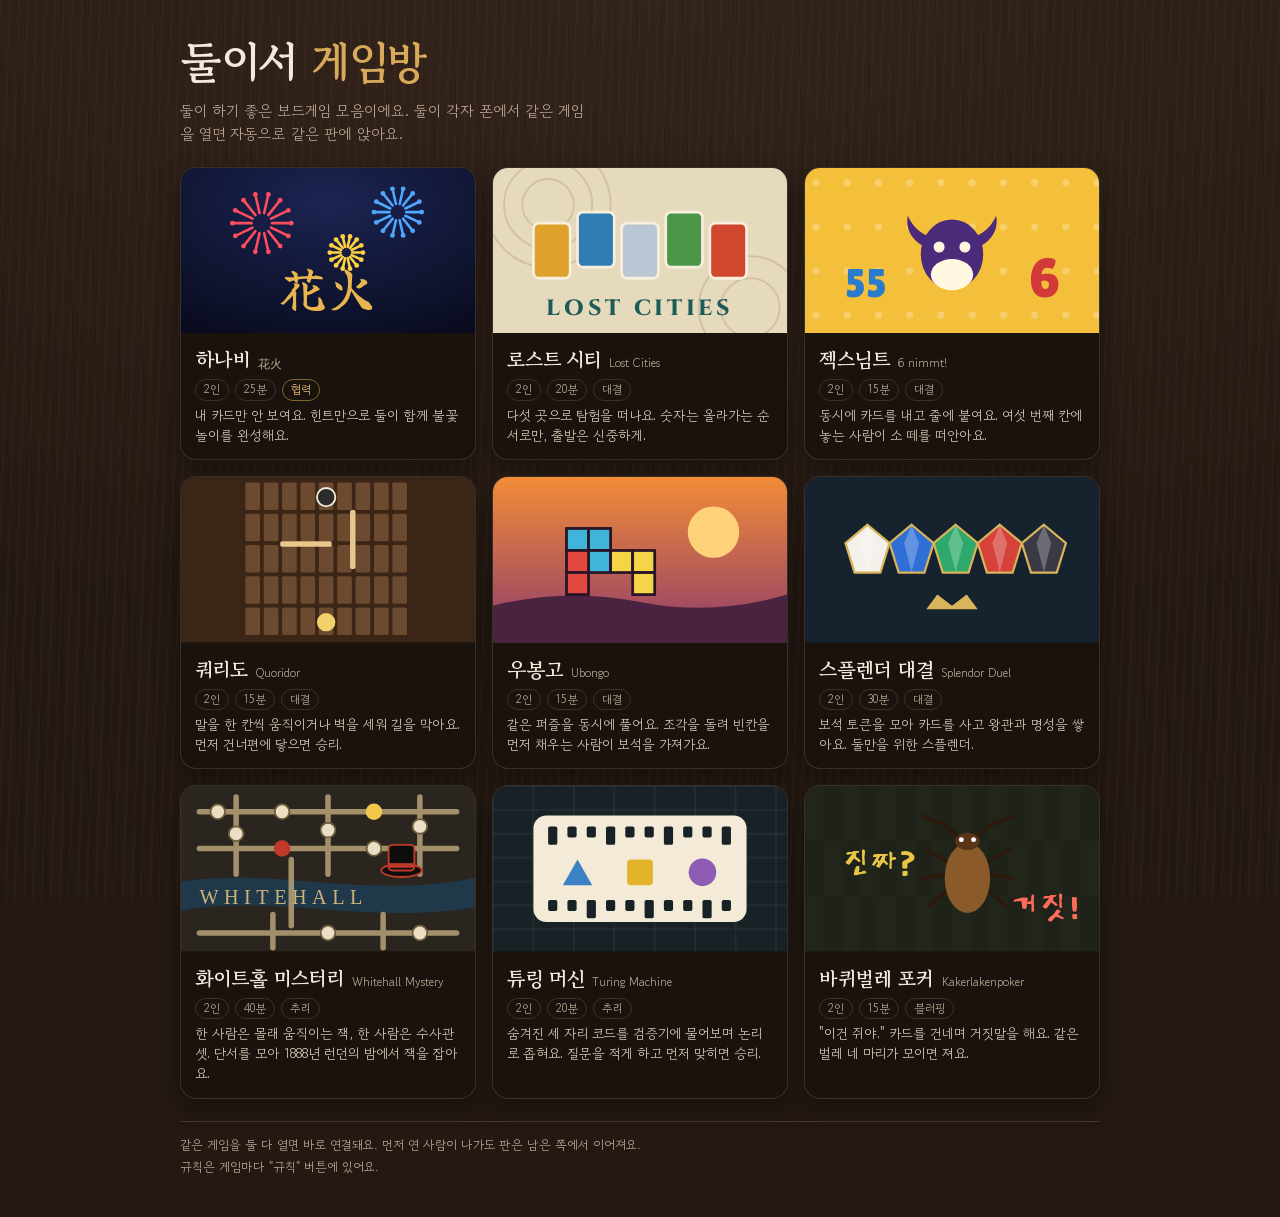
<file: index.html>
<!doctype html>
<html lang="ko">
<head>
<meta charset="utf-8">
<meta name="viewport" content="width=device-width,initial-scale=1,viewport-fit=cover">
<title>둘이서 게임방</title>
<script>
  // 예전 하나비 초대 링크(…/SW3/?r=코드)는 하나비로 보낸다
  (function () { var r = new URLSearchParams(location.search).get("r"); if (r) location.replace("hanabi/?r=" + encodeURIComponent(r)); })();
</script>
<link rel="preconnect" href="https://fonts.googleapis.com">
<link rel="preconnect" href="https://fonts.gstatic.com" crossorigin>
<link rel="stylesheet" href="https://fonts.googleapis.com/css2?family=Gowun+Batang:wght@400;700&family=Gowun+Dodum&family=Yuji+Syuku&family=Cinzel:wght@800&family=Lilita+One&family=Jua&family=Dokdo&family=IM+Fell+English+SC&display=swap">
<style>
/* Layout: a game shelf on a walnut table — each tile is a little box lid in that game's own colors. */
:root {
  color-scheme: dark;
  --wood: #241912;
  --wood-2: #33241a;
  --ink: #f3eadc;
  --muted: #b9a893;
  --line: rgba(243, 234, 220, .14);
  --brass: #d9a95b;
  --f-head: "Gowun Batang", "Nanum Myeongjo", serif;
  --f-body: "Gowun Dodum", "Apple SD Gothic Neo", "Malgun Gothic", sans-serif;
}
html, body { min-height: 100%; }
body {
  margin: 0; color: var(--ink); font-family: var(--f-body); font-size: 15px; line-height: 1.5;
  background-color: var(--wood);
  background-image:
    repeating-linear-gradient(92deg, rgba(255, 255, 255, .018) 0 2px, transparent 2px 9px),
    repeating-linear-gradient(88deg, rgba(0, 0, 0, .12) 0 1px, transparent 1px 23px),
    radial-gradient(120% 70% at 50% 0%, var(--wood-2), var(--wood));
  background-attachment: fixed;
}
.wrap { max-width: 920px; margin: 0 auto; padding-inline: 16px; padding-block: 28px 40px; display: flex; flex-direction: column; gap: 22px; }
header { display: flex; flex-direction: column; gap: 6px; }
h1 { margin: 0; font-family: var(--f-head); font-weight: 700; font-size: clamp(30px, 7vw, 44px); letter-spacing: -.01em; text-wrap: balance; }
h1 span { color: var(--brass); }
header p { margin: 0; color: var(--muted); max-width: 46ch; }
.shelf { display: grid; grid-template-columns: repeat(auto-fill, minmax(260px, 1fr)); gap: 16px; }
.tile { display: flex; flex-direction: column; border-radius: 16px; overflow: hidden; text-decoration: none; color: var(--ink); background: #1a120d; border: 1px solid var(--line); box-shadow: 0 10px 24px rgba(0, 0, 0, .35); transition: transform .18s ease, box-shadow .18s ease; min-width: 0; }
a.tile:hover, a.tile:focus-visible { transform: translateY(-4px); box-shadow: 0 16px 30px rgba(0, 0, 0, .45); }
a.tile:focus-visible { outline: 2px solid var(--brass); outline-offset: 3px; }
.lid { position: relative; aspect-ratio: 16 / 9; display: grid; place-items: center; overflow: hidden; }
.lid svg { width: 100%; height: 100%; display: block; }
.body { padding: 12px 14px 14px; display: flex; flex-direction: column; gap: 4px; }
.name { font-family: var(--f-head); font-size: 20px; font-weight: 700; display: flex; align-items: baseline; gap: 8px; }
.name small { font-family: var(--f-body); font-size: 12px; font-weight: 400; color: var(--muted); }
.meta { display: flex; gap: 6px; flex-wrap: wrap; }
.chip { font-size: 11.5px; padding: 1px 8px; border-radius: 999px; border: 1px solid var(--line); color: var(--muted); }
.chip.coop { border-color: rgba(233, 181, 79, .5); color: #e9c27a; }
.desc { margin: 0; font-size: 13.5px; color: #d8cbb8; }
.tile.soon { opacity: .55; }
.tile.soon .lid::after { content: "곧 열려요"; position: absolute; right: 10px; top: 10px; font-size: 12px; padding: 2px 10px; border-radius: 999px; background: rgba(0, 0, 0, .55); border: 1px solid var(--line); }
footer { color: var(--muted); font-size: 12.5px; display: flex; flex-direction: column; gap: 4px; border-top: 1px solid var(--line); padding-top: 14px; }
footer b { color: var(--ink); font-weight: 400; }
@media (prefers-reduced-motion: reduce) { .tile { transition: none; } }
</style>
</head>
<body>
<div class="wrap">
  <header>
    <h1>둘이서 <span>게임방</span></h1>
    <p>둘이 하기 좋은 보드게임 모음이에요. 둘이 각자 폰에서 같은 게임을 열면 자동으로 같은 판에 앉아요.</p>
  </header>
  <main class="shelf" id="shelf"></main>
  <footer>
    <span>같은 게임을 둘 다 열면 바로 연결돼요. 먼저 연 사람이 나가도 판은 남은 쪽에서 이어져요.</span>
    <span>규칙은 게임마다 "규칙" 버튼에 있어요.</span>
  </footer>
</div>
<script>
const GAMES = [
  { href: "hanabi/", name: "하나비", sub: "花火", time: "25분", kind: "협력", coop: true,
    desc: "내 카드만 안 보여요. 힌트만으로 둘이 함께 불꽃놀이를 완성해요.",
    lid: `<svg viewBox="0 0 160 90"><defs><radialGradient id="hn" cx="50%" cy="20%" r="90%"><stop offset="0" stop-color="#1c2452"/><stop offset="1" stop-color="#090c1f"/></radialGradient></defs><rect width="160" height="90" fill="url(#hn)"/>${burst(44, 30, 16, "#ff4d5e")}${burst(118, 24, 13, "#4fa6ff")}${burst(90, 46, 9, "#ffd23f")}<text x="80" y="76" text-anchor="middle" font-family="Yuji Syuku, serif" font-size="26" fill="#e9b54f">花火</text></svg>` },
  { href: "lostcities/", name: "로스트 시티", sub: "Lost Cities", time: "20분", kind: "대결",
    desc: "다섯 곳으로 탐험을 떠나요. 숫자는 올라가는 순서로만, 출발은 신중하게.",
    lid: `<svg viewBox="0 0 160 90"><rect width="160" height="90" fill="#e6dabd"/><g fill="none" stroke="rgba(110,78,34,.18)"><circle cx="30" cy="20" r="14"/><circle cx="30" cy="20" r="24"/><circle cx="30" cy="20" r="34"/><circle cx="140" cy="76" r="16"/><circle cx="140" cy="76" r="28"/></g>${["#e0a12c","#2f7db3","#b9c7d4","#4c9647","#d0472e"].map((c, i) => `<rect x="${22 + i * 24}" y="${30 - (i % 2) * 6}" width="20" height="30" rx="3" fill="${c}" stroke="#f6efdd" stroke-width="1.5"/>`).join("")}<text x="80" y="80" text-anchor="middle" font-family="Cinzel, serif" font-weight="800" font-size="12" letter-spacing="2" fill="#1e5a57">LOST CITIES</text></svg>` },
  { href: "6nimmt/", name: "젝스님트", sub: "6 nimmt!", time: "15분", kind: "대결",
    desc: "동시에 카드를 내고 줄에 붙여요. 여섯 번째 칸에 놓는 사람이 소 떼를 떠안아요.",
    lid: `<svg viewBox="0 0 160 90"><rect width="160" height="90" fill="#f4bf3a"/><g opacity=".25" fill="#fff">${Array.from({ length: 40 }, (_, i) => `<circle cx="${(i % 10) * 17 + 6}" cy="${Math.floor(i / 10) * 24 + 8}" r="2"/>`).join("")}</g><path fill="#4b2a7a" d="M56 26c4 9 11 12 17 12l-3 6c-9-1-16-9-14-18zm48 0c-4 9-11 12-17 12l3 6c9-1 16-9 14-18z"/><ellipse cx="80" cy="47" rx="17" ry="19" fill="#4b2a7a"/><ellipse cx="80" cy="58" rx="11.5" ry="8.5" fill="#fff7df"/><circle cx="73" cy="43" r="3" fill="#fff7df"/><circle cx="87" cy="43" r="3" fill="#fff7df"/><text x="122" y="70" font-family="Lilita One, sans-serif" font-size="30" fill="#d23a3a">6</text><text x="22" y="70" font-family="Lilita One, sans-serif" font-size="22" fill="#2b7bcc">55</text></svg>` },
  { href: "quoridor/", name: "쿼리도", sub: "Quoridor", time: "15분", kind: "대결",
    desc: "말을 한 칸씩 움직이거나 벽을 세워 길을 막아요. 먼저 건너편에 닿으면 승리.",
    lid: `<svg viewBox="0 0 160 90"><rect width="160" height="90" fill="#3a2516"/>${Array.from({ length: 45 }, (_, i) => `<rect x="${35 + (i % 9) * 10}" y="${3 + Math.floor(i / 9) * 17}" width="8" height="15" rx="1" fill="#6b4a2f"/>`).join("")}<rect x="54" y="35" width="28" height="3" rx="1" fill="#e8c88f"/><rect x="92" y="18" width="3" height="32" rx="1" fill="#e8c88f"/><circle cx="79" cy="79" r="5" fill="#f2d16b"/><circle cx="79" cy="11" r="5" fill="#2b2b2b" stroke="#f3eadc"/></svg>` },
  { href: "ubongo/", name: "우봉고", sub: "Ubongo", time: "15분", kind: "대결",
    desc: "같은 퍼즐을 동시에 풀어요. 조각을 돌려 빈칸을 먼저 채우는 사람이 보석을 가져가요.",
    lid: `<svg viewBox="0 0 160 90"><defs><linearGradient id="ub" x1="0" y1="0" x2="0" y2="1"><stop offset="0" stop-color="#f28c38"/><stop offset="1" stop-color="#8e3b6b"/></linearGradient></defs><rect width="160" height="90" fill="url(#ub)"/><circle cx="120" cy="30" r="14" fill="#ffd27a"/><path d="M0 70 Q40 60 80 68 T160 64 V90 H0Z" fill="#4a2340"/><g stroke="#2a1426" stroke-width="1.5"><rect x="40" y="28" width="12" height="12" fill="#3fb6d9"/><rect x="52" y="28" width="12" height="12" fill="#3fb6d9"/><rect x="52" y="40" width="12" height="12" fill="#3fb6d9"/><rect x="64" y="40" width="12" height="12" fill="#f5d547"/><rect x="76" y="40" width="12" height="12" fill="#f5d547"/><rect x="76" y="52" width="12" height="12" fill="#f5d547"/><rect x="40" y="40" width="12" height="12" fill="#e2483d"/><rect x="40" y="52" width="12" height="12" fill="#e2483d"/></g></svg>` },
  { href: "splendor-duel/", name: "스플렌더 대결", sub: "Splendor Duel", time: "30분", kind: "대결",
    desc: "보석 토큰을 모아 카드를 사고 왕관과 명성을 쌓아요. 둘만을 위한 스플렌더.",
    lid: `<svg viewBox="0 0 160 90"><rect width="160" height="90" fill="#16222e"/>${[["#f4f1ea", 34], ["#2f6fd6", 58], ["#2fa86b", 82], ["#d6413a", 106], ["#3a3a46", 130]].map(([c, x]) => `<g transform="translate(${x} 40)"><path d="M0 -14 L12 -4 L7 12 L-7 12 L-12 -4Z" fill="${c}" stroke="#d9b45a" stroke-width="1.2"/><path d="M0 -14 L4 -4 L0 12 L-4 -4Z" fill="#fff" opacity=".25"/></g>`).join("")}<path d="M66 72 L72 64 L80 70 L88 64 L94 72 Z" fill="#d9b45a"/></svg>` },
  { href: "whitehall/", name: "화이트홀 미스터리", sub: "Whitehall Mystery", time: "40분", kind: "추리",
    desc: "한 사람은 몰래 움직이는 잭, 한 사람은 수사관 셋. 단서를 모아 1888년 런던의 밤에서 잭을 잡아요.",
    lid: `<svg viewBox="0 0 160 90"><rect width="160" height="90" fill="#2b261f"/><path d="M0 52 C 50 44, 100 62, 160 50 L160 66 C 100 76, 50 58, 0 68Z" fill="#203a4b"/><g stroke="#b9a479" stroke-width="3" stroke-linecap="round" opacity=".85"><path d="M10 14 H150 M10 34 H150 M10 80 H150 M30 6 V48 M80 6 V48 M130 6 V48 M50 70 V88 M110 70 V88 M60 40 V76"/></g><g fill="#eadfc4" stroke="#6d5d3f">${[[20, 14], [55, 14], [105, 34], [30, 26], [80, 24], [130, 22], [80, 80], [130, 80]].map(([x, y]) => `<circle cx="${x}" cy="${y}" r="4"/>`).join("")}</g><circle cx="55" cy="34" r="4.5" fill="#c0392b"/><circle cx="105" cy="14" r="4.5" fill="#f2c84b"/><g transform="translate(120 40)"><ellipse cx="0" cy="6" rx="11" ry="3.5" fill="#0d0d0d" stroke="#c0392b"/><rect x="-7" y="-8" width="14" height="14" rx="2" fill="#0d0d0d" stroke="#c0392b"/><rect x="-7" y="2" width="14" height="2.5" fill="#c0392b"/></g><text x="10" y="64" font-family="IM Fell English SC, serif" font-size="11" letter-spacing="3" fill="#cdb27a">WHITEHALL</text></svg>` },
  { href: "turing/", name: "튜링 머신", sub: "Turing Machine", time: "20분", kind: "추리",
    desc: "숨겨진 세 자리 코드를 검증기에 물어보며 논리로 좁혀요. 질문을 적게 하고 먼저 맞히면 승리.",
    lid: `<svg viewBox="0 0 160 90"><rect width="160" height="90" fill="#182126"/><g stroke="rgba(255,255,255,.05)">${Array.from({ length: 8 }, (_, i) => `<path d="M${i * 22} 0 V90 M0 ${i * 13} H160"/>`).join("")}</g><rect x="22" y="16" width="116" height="58" rx="7" fill="#f3ebd7"/><g fill="#182126">${Array.from({ length: 20 }, (_, i) => `<rect x="${30 + (i % 10) * 10.5}" y="${22 + Math.floor(i / 10) * 40}" width="5" height="${i % 3 ? 6 : 10}" rx="1"/>`).join("")}</g><path d="M46 40 L54 54 H38Z" fill="#3b82c4"/><rect x="73" y="40" width="14" height="14" rx="2" fill="#e2b42c"/><circle cx="114" cy="47" r="7.5" fill="#8e5bb5"/></svg>` },
  { href: "cockroach/", name: "바퀴벌레 포커", sub: "Kakerlakenpoker", time: "15분", kind: "블러핑",
    desc: "\"이건 쥐야.\" 카드를 건네며 거짓말을 해요. 같은 벌레 네 마리가 모이면 져요.",
    lid: `<svg viewBox="0 0 160 90"><rect width="160" height="90" fill="#1f2318"/><g opacity=".5">${Array.from({ length: 24 }, (_, i) => `<rect x="${(i % 8) * 20 + (Math.floor(i / 8) % 2) * 10}" y="${Math.floor(i / 8) * 30}" width="10" height="30" fill="#262b1d"/>`).join("")}</g><g transform="translate(58 14) scale(.95)"><g stroke="#2b1a0c" stroke-width="2.2" stroke-linecap="round" fill="none"><path d="M26 14 C18 4 10 6 6 2"/><path d="M38 14 C46 4 54 6 58 2"/><path d="M20 28 L8 22 M20 36 L6 38 M22 44 L10 54 M44 28 L56 22 M44 36 L58 38 M42 44 L54 54"/></g><ellipse cx="32" cy="38" rx="13" ry="20" fill="#8a5a2b"/><ellipse cx="32" cy="17" rx="7" ry="5" fill="#5a3415"/><circle cx="28.5" cy="16" r="1.4" fill="#fff"/><circle cx="35.5" cy="16" r="1.4" fill="#fff"/></g><text x="20" y="46" font-family="Dokdo, cursive" font-size="22" fill="#e8c547">진짜?</text><text x="112" y="70" font-family="Dokdo, cursive" font-size="22" fill="#ff6b5b">거짓!</text></svg>` },
];
function burst(x, y, r, c) {
  let s = ""; for (let i = 0; i < 14; i++) { const a = i / 14 * Math.PI * 2; s += `<line x1="${x + Math.cos(a) * r * .35}" y1="${y + Math.sin(a) * r * .35}" x2="${x + Math.cos(a) * r}" y2="${y + Math.sin(a) * r}" stroke="${c}" stroke-width="1.4" stroke-linecap="round"/><circle cx="${x + Math.cos(a) * r}" cy="${y + Math.sin(a) * r}" r="1.3" fill="${c}"/>`; }
  return s;
}
document.getElementById("shelf").innerHTML = GAMES.map(g => {
  const inner = `<div class="lid">${g.lid}</div><div class="body"><div class="name">${g.name}<small>${g.sub}</small></div>
    <div class="meta"><span class="chip">2인</span><span class="chip">${g.time}</span><span class="chip ${g.coop ? "coop" : ""}">${g.kind}</span></div>
    <p class="desc">${g.desc}</p></div>`;
  return g.soon ? `<div class="tile soon" aria-disabled="true">${inner}</div>` : `<a class="tile" href="${g.href}">${inner}</a>`;
}).join("");
</script>
</body>
</html>
</file>
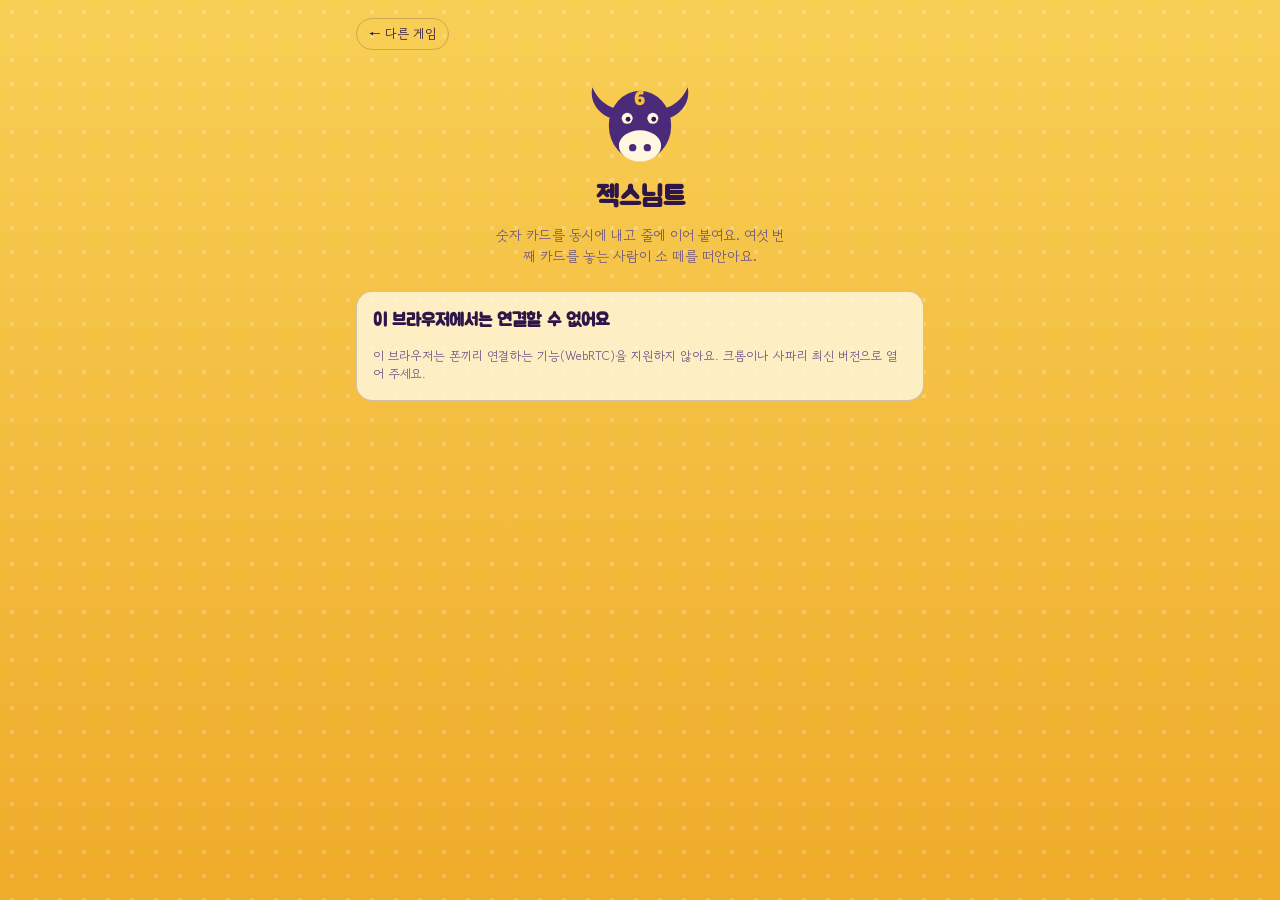
<file: 6nimmt/index.html>
<!doctype html>
<html lang="ko">
<head>
<meta charset="utf-8">
<meta name="viewport" content="width=device-width,initial-scale=1,viewport-fit=cover">
<title>젝스님트</title>
<link rel="preconnect" href="https://fonts.googleapis.com">
<link rel="preconnect" href="https://fonts.gstatic.com" crossorigin>
<link rel="stylesheet" href="https://fonts.googleapis.com/css2?family=Jua&family=Gowun+Dodum&family=Lilita+One&display=swap">
<link rel="stylesheet" href="../shared/duo.css?v=01cc91f">
<style>
/* Layout: a marigold barn table — four rows of cards across the middle (the sixth slot glows red), your ten-card hand below. */
:root {
  --bg: #f4bf3a;
  --bg2: #fff7df;
  --panel: rgba(255, 248, 225, .82);
  --line: rgba(59, 31, 92, .22);
  --fg: #2e1748;
  --muted: #6b5486;
  --accent: #4b2a7a;
  --accent-fg: #fff7df;
  --danger: #d23a3a;
  --ok: #2e8a4e;
  --sheet: #fff7df;
  --scrim: rgba(46, 23, 72, .45);
  --f-display: "Jua", "Gowun Dodum", sans-serif;
  --f-body: "Gowun Dodum", "Apple SD Gothic Neo", "Malgun Gothic", sans-serif;
  --f-num: "Lilita One", "Jua", sans-serif;
  --radius: 16px;
}
body {
  background-color: var(--bg);
  background-image: radial-gradient(circle at 12px 12px, rgba(255, 255, 255, .22) 2px, transparent 2.5px), linear-gradient(180deg, #f8cf55, #efab2a);
  background-size: 24px 24px, 100% 100%;
  background-attachment: fixed;
}
.duo-title { color: var(--accent); font-size: 24px; }
.mark-6 { width: 110px; height: 96px; }

/* bull-head classes, like the real cards: 1 lilac · 2 blue · 3 orange · 5 red · 7 magenta */
.b1 { --k: #6a4fb3; --t: #f0eafe; } .b2 { --k: #2b7bcc; --t: #e3f1fc; } .b3 { --k: #e0860b; --t: #fff1cc; }
.b5 { --k: #d23a3a; --t: #fde2e2; } .b7 { --k: #9b1f86; --t: #fbdcf4; }

.nm-card { position: relative; width: 100%; aspect-ratio: 5 / 7; border-radius: 9px; background: #fffdf6; border: 2px solid var(--k); box-shadow: 0 3px 0 rgba(46, 23, 72, .25); display: flex; flex-direction: column; align-items: center; justify-content: center; gap: 2px; overflow: hidden; }
.nm-card::before { content: ""; position: absolute; inset: 3px; border-radius: 6px; background: var(--t); z-index: 0; }
.nm-card > * { position: relative; z-index: 1; }
.nm-card .n { font-family: var(--f-num); font-size: clamp(16px, 5.4vw, 26px); line-height: 1; color: var(--k); -webkit-text-stroke: .5px rgba(0,0,0,.15); }
.nm-card .heads { display: flex; flex-wrap: wrap; justify-content: center; gap: 1px; max-width: 90%; }
.nm-card .heads svg { width: clamp(7px, 2.2vw, 11px); height: auto; color: var(--k); }
.nm-card .tl { position: absolute; top: 3px; left: 5px; font-family: var(--f-num); font-size: 10px; color: var(--k); }
.nm-card.new { animation: pop .45s cubic-bezier(.3, 1.6, .5, 1); }
@keyframes pop { from { transform: scale(.4) rotate(-8deg); opacity: 0; } to { transform: none; opacity: 1; } }
.nm-back { width: 100%; aspect-ratio: 5 / 7; border-radius: 9px; background: repeating-linear-gradient(45deg, #4b2a7a 0 6px, #5a3590 6px 12px); border: 2px solid #fff7df; display: grid; place-items: center; color: #f4bf3a; }
.nm-back svg { width: 55%; color: #f4bf3a; }

.nm-strip { display: flex; flex-wrap: wrap; gap: 6px 14px; align-items: center; font-size: 13px; color: var(--muted); padding: 8px 12px; border-radius: 14px; background: var(--panel); border: 1px solid var(--line); }
.nm-strip b { color: var(--fg); font-family: var(--f-num); font-size: 16px; font-weight: 400; }
.nm-strip .bull { display: inline-flex; align-items: center; gap: 3px; }
.nm-strip .bull svg { width: 14px; color: var(--danger); }

.nm-rows { display: flex; flex-direction: column; gap: 8px; padding: 10px; border-radius: 18px; background: rgba(75, 42, 122, .12); border: 2px solid rgba(75, 42, 122, .18); }
.nm-row { display: grid; grid-template-columns: repeat(6, minmax(0, 1fr)) 34px; gap: 5px; align-items: center; border-radius: 12px; padding: 4px; border: 2px solid transparent; background: none; text-align: left; color: inherit; }
.nm-row .slot { width: 100%; aspect-ratio: 5 / 7; border-radius: 9px; border: 2px dashed rgba(75, 42, 122, .25); }
.nm-row .slot.six { border-color: rgba(210, 58, 58, .7); background: repeating-linear-gradient(-45deg, rgba(210, 58, 58, .12) 0 5px, transparent 5px 10px); display: grid; place-items: center; font-family: var(--f-num); color: rgba(210, 58, 58, .8); font-size: 18px; }
.nm-row .sum { display: flex; flex-direction: column; align-items: center; font-family: var(--f-num); font-size: 15px; color: var(--danger); line-height: 1; }
.nm-row .sum svg { width: 16px; color: var(--danger); }
.nm-row.full .slot.six { animation: warn 1.2s ease-in-out infinite; }
@keyframes warn { 50% { background-color: rgba(210, 58, 58, .25); } }
button.nm-row { cursor: pointer; border-color: var(--danger); background: rgba(210, 58, 58, .08); }
button.nm-row:hover { background: rgba(210, 58, 58, .16); }
.nm-row.target { border-color: var(--accent); background: rgba(75, 42, 122, .12); }

.nm-who { display: flex; align-items: center; gap: 8px; font-size: 13px; color: var(--muted); flex-wrap: wrap; }
.nm-who b { font-family: var(--f-display); font-size: 18px; color: var(--fg); font-weight: 400; }
.nm-who .badge { margin-left: auto; font-size: 12px; padding: 2px 10px; border-radius: 999px; background: var(--accent); color: var(--accent-fg); }
.nm-who .badge.wait { background: transparent; color: var(--muted); border: 1px solid var(--line); }
.nm-opp-hand { display: flex; gap: 3px; }
.nm-opp-hand i { width: 12px; height: 17px; border-radius: 3px; background: #4b2a7a; border: 1px solid #fff7df; }

.nm-hand { display: grid; grid-template-columns: repeat(5, minmax(0, 1fr)); gap: 6px; }
.nm-hand button { padding: 0; border: none; background: none; transition: transform .15s ease; min-width: 0; }
.nm-hand button.sel { transform: translateY(-8px) rotate(-2deg); }
.nm-hand button.sel .nm-card { box-shadow: 0 0 0 3px var(--accent), 0 10px 16px rgba(46, 23, 72, .3); }
.nm-hand button:disabled { cursor: default; }
.nm-hand button:disabled .nm-card { filter: saturate(.7); }
.nm-say { margin: 0; text-align: center; font-size: 14px; text-wrap: balance; min-height: 1.5em; }
.nm-say em { font-style: normal; color: var(--accent); font-weight: 700; }
.nm-reveal { display: flex; align-items: center; justify-content: center; gap: 10px; font-size: 13px; color: var(--muted); flex-wrap: wrap; }
.nm-reveal .pc { width: 40px; }
.nm-reveal .who { display: flex; align-items: center; gap: 6px; }
.nm-took { color: var(--danger); font-weight: 700; }
.nm-pick { display: flex; justify-content: center; }
.nm-pick .duo-btn { max-width: 340px; }
.rule-cards { display: flex; gap: 6px; }
.rule-cards .nm-card { width: 46px; }
@media (max-width: 380px) { .nm-row { grid-template-columns: repeat(6, minmax(0, 1fr)) 28px; gap: 3px; } }
</style>
</head>
<body>
<div class="duo" id="app"></div>
<div id="layer"></div>
<script src="../shared/duo.js?v=01cc91f"></script>
<script>
(() => {
"use strict";
const { esc, shuffle, rnd } = DuoUtil;

const bulls = n => n % 55 === 0 ? 7 : n % 11 === 0 ? 5 : n % 10 === 0 ? 3 : n % 5 === 0 ? 2 : 1;
const HEAD = `<svg viewBox="0 0 40 34" aria-hidden="true"><path fill="currentColor" d="M3 4c3 6 7 8 11 8l-2 4C6 15 2 10 3 4zm34 0c-3 6-7 8-11 8l2 4c6-1 10-6 9-12z"/><ellipse cx="20" cy="18" rx="11" ry="12" fill="currentColor"/><ellipse cx="20" cy="25" rx="7.5" ry="5.5" fill="#fff" opacity=".85"/><circle cx="15.5" cy="15" r="1.8" fill="#fff"/><circle cx="24.5" cy="15" r="1.8" fill="#fff"/><circle cx="17.5" cy="25.5" r="1.3" fill="currentColor"/><circle cx="22.5" cy="25.5" r="1.3" fill="currentColor"/></svg>`;
const BIG_BULL = `<svg class="mark-6" viewBox="0 0 120 104" aria-hidden="true"><path fill="#4b2a7a" d="M8 14c8 18 22 24 34 24l-6 12C18 47 4 32 8 14zm104 0c-8 18-22 24-34 24l6 12c18-3 32-18 28-36z"/><ellipse cx="60" cy="56" rx="34" ry="38" fill="#4b2a7a"/><ellipse cx="60" cy="78" rx="23" ry="17" fill="#fff7df"/><circle cx="46" cy="48" r="6" fill="#fff7df"/><circle cx="74" cy="48" r="6" fill="#fff7df"/><circle cx="47" cy="49" r="2.6" fill="#2e1748"/><circle cx="75" cy="49" r="2.6" fill="#2e1748"/><circle cx="52" cy="80" r="4" fill="#4b2a7a"/><circle cx="68" cy="80" r="4" fill="#4b2a7a"/><text x="60" y="34" text-anchor="middle" font-family="Lilita One, sans-serif" font-size="22" fill="#f4bf3a">6</text></svg>`;

function cardHTML(n, extra = "") {
  const b = bulls(n);
  return `<div class="nm-card b${b} ${extra}" aria-label="${n}번 카드, 소 ${b}마리"><span class="tl">${n}</span><span class="n">${n}</span><span class="heads">${HEAD.repeat(b)}</span></div>`;
}
// 숫자 뒤 조사: 끝자리가 0·1·3·6·7·8이면 받침이 있다 (십, 일, 삼, 육, 칠, 팔)
const jn = (n, a, b) => n + ([0, 1, 3, 6, 7, 8].includes(n % 10) ? a : b);
const sumBulls = cards => cards.reduce((a, n) => a + bulls(n), 0);

/* ───── rules engine ───── */
function deal(g) {
  g.round += 1;
  const top = g.mode === "pro" ? 24 : 104;
  const deck = shuffle(Array.from({ length: top }, (_, i) => i + 1));
  g.rows = [0, 1, 2, 3].map(() => [deck.pop()]);
  g.hands = [deck.splice(0, 10).sort((a, b) => a - b), deck.splice(0, 10).sort((a, b) => a - b)];
  g.picks = [null, null]; g.taken = [[], []]; g.queue = []; g.chooser = null;
  g.phase = "pick"; g.reveal = null;
  g.log.push(`${g.round}라운드 시작`);
  return g;
}
function bestRow(rows, card) {
  let best = -1, bestTop = -1;
  rows.forEach((r, i) => { const t = r[r.length - 1]; if (t < card && t > bestTop) { best = i; bestTop = t; } });
  return best;
}
function process(g, N) {
  while (g.queue.length) {
    const q = g.queue[0];
    const i = bestRow(g.rows, q.card);
    if (i < 0) { g.phase = "chooseRow"; g.chooser = q.seat; return; }
    g.queue.shift();
    const row = g.rows[i];
    if (row.length >= 5) {
      g.taken[q.seat].push(...row);
      g.reveal.took.push({ seat: q.seat, cards: row.slice(), bulls: sumBulls(row) });
      g.log.push(`${N[q.seat]} 님의 ${jn(q.card, "이", "가")} 6번째 칸에 들어가 ${row.length}장(소 ${sumBulls(row)}마리)을 가져갔어요`);
      g.rows[i] = [q.card];
    } else row.push(q.card);
  }
  if (!g.hands[0].length && !g.hands[1].length) endRound(g, N);
  else g.phase = "pick";
}
function endRound(g, N) {
  const pts = [sumBulls(g.taken[0]), sumBulls(g.taken[1])];
  g.totals = [g.totals[0] + pts[0], g.totals[1] + pts[1]];
  g.history.push({ round: g.round, pts });
  g.log.push(`${g.round}라운드 끝 — ${N[0]} 소 ${pts[0]}마리, ${N[1]} 소 ${pts[1]}마리`);
  g.phase = "roundEnd";
  if (g.totals[0] >= g.target || g.totals[1] >= g.target) g.over = true;
}

const game = {
  id: "6nimmt",
  title: "젝스님트",
  mark: BIG_BULL,
  tagline: "숫자 카드를 동시에 내고 줄에 이어 붙여요. 여섯 번째 카드를 놓는 사람이 소 떼를 떠안아요.",
  options: [
    { id: "target", label: "게임이 끝나는 점수", def: 66, choices: [{ v: 66, label: "소 66마리 (정식)" }, { v: 33, label: "소 33마리 (짧게)" }] },
    { id: "mode", label: "카드", def: "full", choices: [{ v: "full", label: "1~104 전부 (기본)" }, { v: "pro", label: "1~24만 (전략 모드)" }] },
  ],
  setup(players, opts) {
    return deal({ target: +opts.target || 66, mode: opts.mode || "full", round: 0, totals: [0, 0], history: [], log: [], over: false });
  },
  apply(g, seat, a, env) {
    const N = env.names;
    if (a.type === "pick") {
      if (g.phase !== "pick" || g.picks[seat] != null) return null;
      const i = g.hands[seat].indexOf(a.card);
      if (i < 0) return null;
      g.hands[seat].splice(i, 1);
      g.picks[seat] = a.card;
      if (g.picks[0] != null && g.picks[1] != null) {
        g.reveal = { picks: g.picks.slice(), took: [] };
        g.queue = [0, 1].map(s => ({ seat: s, card: g.picks[s] })).sort((x, y) => x.card - y.card);
        g.log.push(`공개: ${N[0]} ${g.picks[0]} · ${N[1]} ${g.picks[1]}`);
        g.picks = [null, null];
        process(g, N);
      }
      return g;
    }
    if (a.type === "take") {
      if (g.phase !== "chooseRow" || seat !== g.chooser) return null;
      const r = g.rows[a.row];
      if (!r) return null;
      const q = g.queue.shift();
      g.taken[seat].push(...r);
      g.reveal.took.push({ seat, cards: r.slice(), bulls: sumBulls(r) });
      g.log.push(`${N[seat]} 님의 ${jn(q.card, "이", "가")} 어느 줄보다 작아서 ${r.length}장(소 ${sumBulls(r)}마리)을 가져갔어요`);
      g.rows[a.row] = [q.card];
      g.chooser = null;
      process(g, N);
      return g;
    }
    if (a.type === "next") {
      if (g.phase !== "roundEnd" || g.over) return null;
      return deal(g);
    }
    return null;
  },
  changed(prev, g, ctx) {
    if (!g.reveal || prev.reveal === g.reveal) return;
    if (!g.reveal.took.length || JSON.stringify(prev.reveal) === JSON.stringify(g.reveal)) return;
    ctx.toast("음매… " + g.reveal.took.map(t => `${ctx.names[t.seat]} 님이 소 ${t.bulls}마리`).join(", ") + "를 데려갔어요");
  },
  render(ctx) {
    const g = ctx.g, N = ctx.names;
    const me = ctx.me < 0 ? 0 : ctx.me, op = 1 - me, spect = ctx.me < 0;
    const fresh = new Set(g.reveal ? g.reveal.picks : []);
    const sel = ctx.ui.sel;
    const canPick = !spect && g.phase === "pick" && g.picks[me] == null;
    if (sel != null && (!canPick || !g.hands[me].includes(sel))) ctx.ui.sel = null;
    const target = canPick && ctx.ui.sel != null ? bestRow(g.rows, ctx.ui.sel) : -2;
    const choosing = !spect && g.phase === "chooseRow" && g.chooser === me;

    const roundBulls = s => sumBulls(g.taken[s]);
    const strip = `<div class="nm-strip"><span>${g.round}라운드 · ${g.target}마리면 끝</span>
      <span class="bull">${HEAD} ${esc(N[me])} <b>${g.totals[me] + roundBulls(me)}</b></span>
      <span class="bull">${HEAD} ${esc(N[op])} <b>${g.totals[op] + roundBulls(op)}</b></span></div>`;

    const rows = g.rows.map((r, i) => {
      const slots = [0, 1, 2, 3, 4, 5].map(k => r[k] != null ? cardHTML(r[k], fresh.has(r[k]) ? "new" : "") : `<span class="slot ${k === 5 ? "six" : ""}">${k === 5 ? "6" : ""}</span>`).join("");
      const sum = `<span class="sum">${HEAD}${sumBulls(r)}</span>`;
      const cls = `nm-row ${r.length >= 5 ? "full" : ""} ${target === i ? "target" : ""}`;
      return choosing ? `<button class="${cls}" data-a="take" data-row="${i}" aria-label="${i + 1}번째 줄 가져가기, 소 ${sumBulls(r)}마리">${slots}${sum}</button>` : `<div class="${cls}">${slots}${sum}</div>`;
    }).join("");

    let reveal = "";
    if (g.reveal) {
      reveal = `<div class="nm-reveal"><span>지난 공개</span>${[0, 1].map(s => `<span class="who">${esc(N[s])} <span class="pc">${cardHTML(g.reveal.picks[s])}</span></span>`).join("")}
        ${g.reveal.took.map(t => `<span class="nm-took">${esc(N[t.seat])} +소 ${t.bulls}</span>`).join("")}</div>`;
    }

    let say = "";
    if (g.phase === "pick") {
      if (spect) say = "두 사람이 카드를 고르는 중";
      else if (g.picks[me] != null) say = `<em>${jn(g.picks[me], "을", "를")}</em> 냈어요. ${esc(N[op])} 님을 기다리는 중…`;
      else if (ctx.ui.sel != null) say = target >= 0 ? `<em>${ctx.ui.sel}</em> → ${target + 1}번째 줄로 갈 거예요${g.rows[target].length >= 5 ? " (6번째라 그 줄을 가져와요!)" : ""}. 상대 카드에 따라 달라질 수 있어요.` : `<em>${jn(ctx.ui.sel, "은", "는")}</em> 모든 줄보다 작아요. 내면 줄 하나를 골라 가져와야 해요.`;
      else say = "낼 카드 한 장을 고르세요. 둘 다 고르면 동시에 공개돼요.";
    } else if (g.phase === "chooseRow") {
      say = choosing ? `내 카드 <em>${jn(g.queue[0].card, "이", "가")}</em> 어느 줄보다 작아요. <em>가져갈 줄</em>을 눌러 고르세요.` : `${esc(N[g.chooser])} 님이 가져갈 줄을 고르는 중…`;
    }

    const oppStatus = g.phase === "pick" ? (g.picks[op] != null ? `<span class="badge">골랐어요</span>` : `<span class="badge wait">고르는 중</span>`) : "";
    const myStatus = g.phase === "pick" && !spect ? (g.picks[me] != null ? `<span class="badge">골랐어요</span>` : `<span class="badge wait">내 차례</span>`) : "";

    const hand = spect ? "" : `<div class="nm-hand">${g.hands[me].map(n => `<button data-a="card" data-n="${n}" class="${ctx.ui.sel === n ? "sel" : ""}" ${canPick ? "" : "disabled"}>${cardHTML(n)}</button>`).join("")}
      ${g.picks[me] != null ? `<div>${`<div class="nm-back">${HEAD}</div>`}</div>` : ""}</div>`;
    const pickBtn = canPick && ctx.ui.sel != null ? `<div class="nm-pick"><button class="duo-btn primary center" data-a="pick"><b>${ctx.ui.sel} 내기</b><span>상대도 고르면 동시에 공개돼요</span></button></div>` : "";

    let roundPanel = "";
    if (g.phase === "roundEnd") {
      const h = g.history[g.history.length - 1];
      const [a, b] = g.totals;
      roundPanel = `<div class="duo-panel"><h2>${h.round}라운드 결과</h2>
        <table class="duo-table"><thead><tr><th></th><th>${esc(N[0])}</th><th>${esc(N[1])}</th></tr></thead><tbody>
        <tr><td>이번 라운드 소</td><td class="num">${h.pts[0]}</td><td class="num">${h.pts[1]}</td></tr>
        <tr><td><b>누적</b></td><td class="num"><b>${a}</b></td><td class="num"><b>${b}</b></td></tr></tbody></table>
        ${g.over ? `<p style="margin:0;text-align:center;font-family:var(--f-display);font-size:24px;color:var(--accent)">${a === b ? "무승부!" : `${esc(N[a < b ? 0 : 1])} 님 승리!`} <span style="font-size:15px;color:var(--muted)">소가 적은 사람이 이겨요</span></p>
          ${spect ? "" : `<div class="duo-row"><button class="duo-btn primary" data-duo="again"><b>한 판 더</b><span>점수를 0부터</span></button><button class="duo-btn" data-duo="lobby"><b>처음 화면</b><span>설정 바꾸기</span></button></div>`}`
          : (spect ? "" : `<div class="duo-row"><button class="duo-btn primary" data-a="next"><b>다음 라운드</b><span>카드를 새로 10장씩 받아요</span></button></div>`)}</div>`;
    }

    return `${strip}
      <div class="nm-who"><b>${esc(N[op])}</b><span class="nm-opp-hand">${g.hands[op].map(() => "<i></i>").join("")}</span><span>· 가져온 소 ${roundBulls(op)}</span>${oppStatus}</div>
      <div class="nm-rows">${rows}</div>
      ${reveal}
      ${roundPanel}
      <p class="nm-say">${say}</p>
      <div class="nm-who"><b>${spect ? esc(N[me]) : "나 (" + esc(N[me]) + ")"}</b><span>· 이번 라운드 가져온 소 ${roundBulls(me)}</span>${myStatus}</div>
      ${hand}${pickBtn}`;
  },
  onClick(el, ctx) {
    const a = el.dataset.a;
    if (a === "card") { const n = +el.dataset.n; ctx.ui.sel = ctx.ui.sel === n ? null : n; ctx.rerender(); }
    else if (a === "pick") { const n = ctx.ui.sel; if (n != null && ctx.act({ type: "pick", card: n })) ctx.ui.sel = null; }
    else if (a === "take") ctx.act({ type: "take", row: +el.dataset.row });
    else if (a === "next") ctx.act({ type: "next" });
  },
  rules: `
  <p>'젝스 님트'는 독일어로 '6을 가져가!'라는 뜻이에요. 카드에 그려진 소 머리가 벌점이고, 소를 적게 모은 사람이 이겨요.</p>
  <h3>카드</h3>
  <p>1부터 104까지 한 장씩. 카드마다 소 머리가 1~7개 그려져 있어요.</p>
  <div class="rule-cards">${cardHTML(3)}${cardHTML(10)}${cardHTML(15)}${cardHTML(22)}${cardHTML(55)}</div>
  <p class="sub">5의 배수 2마리, 10의 배수 3마리, 같은 숫자 두 개(11, 22…) 5마리, 55는 7마리, 나머지는 1마리.</p>
  <h3>준비</h3>
  <p>각자 10장을 받고, 가운데에 카드 4장을 한 장씩 놓아 4개의 줄을 만들어요.</p>
  <h3>한 턴</h3>
  <ol>
    <li>둘이 <b>동시에</b> 손에서 카드 한 장을 몰래 골라요.</li>
    <li>함께 공개하고, <b>작은 숫자부터</b> 줄에 붙여요.</li>
    <li>카드는 <b>끝 카드가 내 카드보다 작은 줄 중, 끝 숫자가 가장 가까운 줄</b> 뒤에 붙어요. 내가 고를 수 없어요.</li>
    <li>그 줄에 이미 5장이 있다면, 내 카드가 <b>6번째</b>가 되면서 앞의 5장을 모두 가져와요(벌점). 내 카드는 그 줄의 새 첫 카드가 돼요.</li>
    <li>내 카드가 <b>모든 줄의 끝 카드보다 작으면</b>, 원하는 줄 하나를 통째로 가져오고 내 카드로 새 줄을 시작해요. 보통 소가 적은 줄을 골라요.</li>
  </ol>
  <h3>라운드와 게임 끝</h3>
  <p>10장을 다 내면 라운드가 끝나고, 가져온 카드의 소 머리를 세어 더해요. 누군가 <b>66마리</b>에 닿으면 게임이 끝나고, 소가 <b>적은</b> 사람이 이겨요.</p>
  <h3>2인 전략 모드</h3>
  <p>1~24 카드만 쓰면(4장 + 10장씩) 모든 카드가 보이는 셈이라, 상대 손패를 계산하는 머리싸움이 돼요.</p>
  <h3>이 화면 보는 법</h3>
  <ul><li>카드를 고르면 그 카드가 들어갈 줄이 보라색으로 표시돼요. 상대 카드가 먼저 들어가면 바뀔 수 있어요.</li>
  <li>빨간 빗금 칸이 6번째 자리예요. 5장 찬 줄은 깜빡여요.</li></ul>`,
};
Duo(game);
})();
</script>
</body>
</html>
</file>
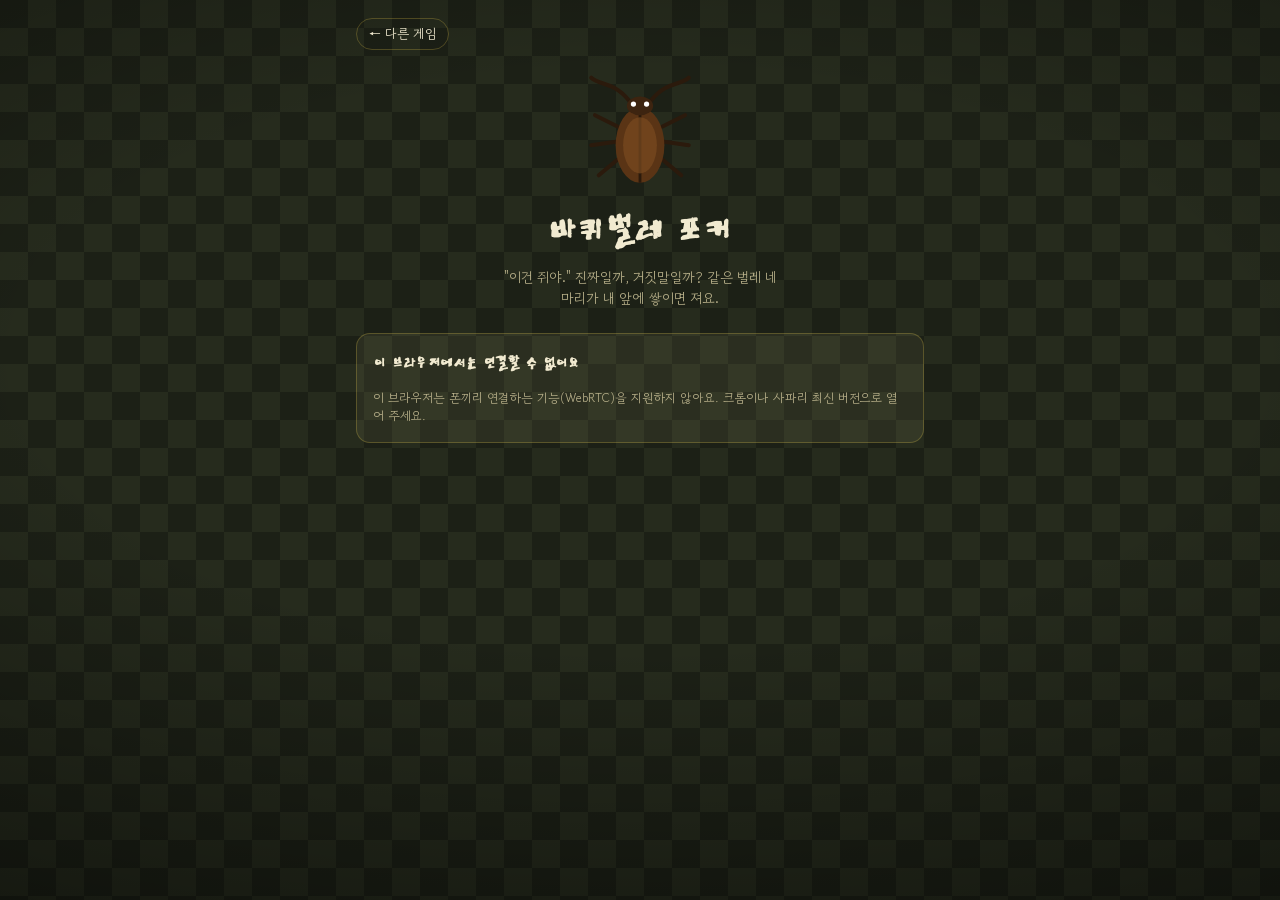
<file: cockroach/index.html>
<!doctype html>
<html lang="ko">
<head>
<meta charset="utf-8">
<meta name="viewport" content="width=device-width,initial-scale=1,viewport-fit=cover">
<title>바퀴벌레 포커</title>
<link rel="preconnect" href="https://fonts.googleapis.com">
<link rel="preconnect" href="https://fonts.gstatic.com" crossorigin>
<link rel="stylesheet" href="https://fonts.googleapis.com/css2?family=Dokdo&family=Gowun+Dodum&display=swap">
<link rel="stylesheet" href="../shared/duo.css?v=01cc91f">
<style>
/* Layout: a grimy checkered kitchen floor — the rival's face-up critters on top, the card being bluffed in the middle, your critters and hand below. */
:root {
  color-scheme: dark;
  --bg: #1f2318;
  --bg2: #2a2f20;
  --panel: rgba(240, 230, 170, .07);
  --line: rgba(232, 197, 71, .25);
  --fg: #f1ead0;
  --muted: #b8b08a;
  --accent: #e8c547;
  --accent-fg: #1f2318;
  --danger: #ff6b5b;
  --ok: #9be07a;
  --sheet: #2a2f20;
  --scrim: rgba(10, 12, 6, .65);
  --f-display: "Dokdo", "Gowun Dodum", cursive;
  --f-body: "Gowun Dodum", "Apple SD Gothic Neo", "Malgun Gothic", sans-serif;
}
body {
  background-color: var(--bg);
  background-image:
    radial-gradient(120% 80% at 50% 40%, transparent 40%, rgba(0, 0, 0, .55)),
    conic-gradient(#262b1d 25%, #1c2016 0 50%, #262b1d 0 75%, #1c2016 0);
  background-size: 100% 100%, 56px 56px;
  background-attachment: fixed;
}
.duo-title { font-size: 30px; color: var(--accent); }
.duo-hero h1, .duo-panel h2, .duo-sheet h2 { letter-spacing: .02em; }
.duo-hero h1 { font-size: 40px; }
.mark-cr { width: 120px; height: 120px; }

.cr-ani { --a: #777; }
.a0 { --a: #8a5a2b; } .a1 { --a: #78838f; } .a2 { --a: #5d4b80; } .a3 { --a: #3d7380; }
.a4 { --a: #5b8a37; } .a5 { --a: #c27b2e; } .a6 { --a: #45464f; } .a7 { --a: #8b9a36; }

.cr-card { position: relative; width: 100%; aspect-ratio: 5 / 7; border-radius: 10px; background: radial-gradient(circle at 50% 40%, rgba(255,255,255,.22), transparent 60%), var(--a); box-shadow: inset 0 0 0 3px rgba(255, 245, 210, .85), 0 4px 10px rgba(0,0,0,.45); display: flex; flex-direction: column; align-items: center; justify-content: center; overflow: hidden; }
.cr-card svg { width: 78%; }
.cr-card .nm { font-family: var(--f-display); font-size: clamp(16px, 5vw, 26px); color: #fff8dc; text-shadow: 0 2px 0 rgba(0,0,0,.35); line-height: 1; }
.cr-back { width: 100%; aspect-ratio: 5 / 7; border-radius: 10px; background: repeating-linear-gradient(45deg, #3a3f2a 0 6px, #30351f 6px 12px); box-shadow: inset 0 0 0 3px var(--accent), 0 4px 10px rgba(0,0,0,.45); display: grid; place-items: center; }
.cr-back svg { width: 60%; opacity: .85; }

.cr-who { display: flex; align-items: center; gap: 8px; font-size: 13px; color: var(--muted); flex-wrap: wrap; }
.cr-who b { font-family: var(--f-display); font-size: 26px; color: var(--fg); font-weight: 400; line-height: 1; }
.cr-who .pill { margin-left: auto; font-size: 12px; padding: 2px 10px; border-radius: 999px; background: var(--accent); color: var(--accent-fg); }
.cr-row { display: grid; grid-template-columns: repeat(8, minmax(0, 1fr)); gap: 5px; }
.cr-pile { display: flex; flex-direction: column; align-items: center; gap: 2px; min-width: 0; padding: 4px 2px; border-radius: 10px; background: rgba(0, 0, 0, .22); border: 1px solid transparent; }
.cr-pile svg { width: 82%; opacity: .25; filter: grayscale(1); }
.cr-pile.has svg { opacity: 1; filter: none; }
.cr-pile .cnt { display: flex; gap: 2px; }
.cr-pile .cnt i { width: 6px; height: 6px; border-radius: 50%; background: rgba(255,255,255,.15); }
.cr-pile .cnt i.on { background: var(--a); box-shadow: 0 0 0 1px rgba(255,255,255,.6); }
.cr-pile.warn { border-color: var(--danger); background: rgba(255, 107, 91, .12); }
.cr-pile.warn .cnt i.on { background: var(--danger); }
.cr-pile.dead { border-color: var(--danger); background: rgba(255, 107, 91, .3); }
.cr-pile.new { animation: thud .6s ease-out; }
@keyframes thud { 0% { transform: translateY(-14px) scale(1.15); } 60% { transform: translateY(2px) scale(.97); } }

.cr-table { display: flex; gap: 14px; align-items: center; justify-content: center; padding: 14px 12px; border-radius: 18px; background: rgba(0, 0, 0, .25); border: 1px dashed var(--line); min-height: 150px; }
.cr-table .slot { width: 96px; flex: none; }
.cr-table .talk { display: flex; flex-direction: column; gap: 8px; min-width: 0; }
.cr-bubble { position: relative; background: #fff8dc; color: #2a2a1a; border-radius: 16px; padding: 10px 14px; font-size: 15px; line-height: 1.35; max-width: 220px; }
.cr-bubble::before { content: ""; position: absolute; left: -9px; top: 22px; border: 6px solid transparent; border-right: 9px solid #fff8dc; border-left: 0; }
.cr-bubble b { font-family: var(--f-display); font-size: 24px; font-weight: 400; color: #fff8dc; background: var(--a); padding: 0 7px; border-radius: 7px; }
.duo-btn b { font-size: 22px; font-weight: 400; }
.duo-pill, .duo-tab { font-family: var(--f-body); }
.cr-verdict { font-family: var(--f-display); font-size: 26px; line-height: 1.1; }
.cr-verdict.ok { color: var(--ok); } .cr-verdict.bad { color: var(--danger); }
.cr-flip { animation: flip .6s ease-out; transform-origin: 50% 50%; }
@keyframes flip { 0% { transform: rotateY(90deg); } 100% { transform: rotateY(0); } }
.cr-say { margin: 0; text-align: center; font-size: 14px; min-height: 1.5em; text-wrap: balance; }
.cr-say em { font-style: normal; color: var(--accent); }

.cr-hand { display: grid; grid-template-columns: repeat(4, minmax(0, 1fr)); gap: 8px; }
.cr-hand button { position: relative; border: none; background: none; padding: 0; transition: transform .15s ease; min-width: 0; }
.cr-hand button .x { position: absolute; right: -4px; top: -6px; min-width: 24px; height: 24px; padding: 0 5px; border-radius: 999px; background: var(--accent); color: var(--accent-fg); font-weight: 700; font-size: 13px; display: grid; place-items: center; box-shadow: 0 2px 4px rgba(0,0,0,.4); box-sizing: border-box; }
.cr-hand button.sel { transform: translateY(-8px) rotate(-2deg); }
.cr-hand button.sel .cr-card { box-shadow: inset 0 0 0 3px #fff, 0 0 0 3px var(--accent), 0 10px 16px rgba(0,0,0,.5); }
.cr-hand button:disabled { cursor: default; }
.cr-hand button:disabled .cr-card { filter: saturate(.75) brightness(.9); }
.cr-claims { display: grid; grid-template-columns: repeat(4, minmax(0, 1fr)); gap: 6px; }
.cr-claims button { display: flex; flex-direction: column; align-items: center; gap: 2px; padding: 6px 2px; border-radius: 12px; border: 1px solid var(--line); background: var(--panel); font-size: 12.5px; min-width: 0; }
.cr-claims button svg { width: 42px; }
.cr-claims button[aria-pressed=true] { border-color: var(--accent); background: rgba(232, 197, 71, .18); color: var(--accent); }
.cr-claims button .lie { font-size: 10px; color: var(--danger); }
.cr-act { display: flex; gap: 8px; }
.cr-act .duo-btn { flex: 1; }
.cr-act .duo-btn.true b { color: var(--ok); }
.cr-act .duo-btn.false b { color: var(--danger); }
.rule-anis { display: grid; grid-template-columns: repeat(4, minmax(0, 1fr)); gap: 6px; max-width: 360px; }
@media (max-width: 380px) { .cr-row { gap: 3px; } .cr-table .slot { width: 80px; } }
</style>
</head>
<body>
<div class="duo" id="app"></div>
<div id="layer"></div>
<script src="../shared/duo.js?v=01cc91f"></script>
<script>
(() => {
"use strict";
const { esc, shuffle, rnd } = DuoUtil;

/* ───── eight critters ───── */
const ANI = ["바퀴벌레", "쥐", "박쥐", "파리", "두꺼비", "전갈", "거미", "노린재"];
// 받침이 있으면 "전갈이야", 없으면 "쥐야"
const jong = w => { const c = w.charCodeAt(w.length - 1) - 0xac00; return c >= 0 && c < 11172 && c % 28 !== 0; };
const ya = a => ANI[a] + (jong(ANI[a]) ? "이야" : "야");
const ga = a => ANI[a] + (jong(ANI[a]) ? "이" : "가");
const ART = [
  // 바퀴벌레
  `<svg viewBox="0 0 64 64" aria-hidden="true"><g stroke="#2b1a0c" stroke-width="2.2" stroke-linecap="round" fill="none"><path d="M26 14 C18 4 10 6 6 2"/><path d="M38 14 C46 4 54 6 58 2"/><path d="M20 28 L8 22 M20 36 L6 38 M22 44 L10 54 M44 28 L56 22 M44 36 L58 38 M42 44 L54 54"/></g><ellipse cx="32" cy="38" rx="13" ry="20" fill="#5a3415"/><path d="M32 18 V58" stroke="#2b1a0c" stroke-width="1.5"/><ellipse cx="32" cy="38" rx="9" ry="15" fill="#7a4a20" opacity=".7"/><ellipse cx="32" cy="17" rx="7" ry="5" fill="#3d2410"/><circle cx="28.5" cy="16" r="1.4" fill="#fff"/><circle cx="35.5" cy="16" r="1.4" fill="#fff"/></svg>`,
  // 쥐
  `<svg viewBox="0 0 64 64" aria-hidden="true"><path d="M50 44 C60 46 60 58 48 58" stroke="#e7b3a6" stroke-width="2.5" fill="none" stroke-linecap="round"/><ellipse cx="34" cy="40" rx="18" ry="14" fill="#9aa3ad"/><path d="M8 34 C14 22 26 22 30 30 L30 42 C20 44 12 42 8 34Z" fill="#b5bec7"/><circle cx="22" cy="22" r="7" fill="#9aa3ad"/><circle cx="22" cy="22" r="4" fill="#e7b3a6"/><circle cx="17" cy="32" r="2" fill="#1a1a1a"/><circle cx="8.5" cy="34.5" r="2" fill="#e77a8a"/><path d="M8 36 L1 34 M8 37 L1 40" stroke="#555" stroke-width="1"/></svg>`,
  // 박쥐
  `<svg viewBox="0 0 64 64" aria-hidden="true"><path d="M32 26 C24 16 10 16 2 24 C8 26 10 32 8 38 C14 34 18 36 20 42 C24 36 28 38 32 44 C36 38 40 36 44 42 C46 36 50 34 56 38 C54 32 56 26 62 24 C54 16 40 16 32 26Z" fill="#3a2d55"/><ellipse cx="32" cy="32" rx="7" ry="10" fill="#2a1f40"/><path d="M27 23 L26 15 L30 21 M37 23 L38 15 L34 21" fill="#2a1f40"/><circle cx="29.5" cy="27" r="1.6" fill="#ffd34a"/><circle cx="34.5" cy="27" r="1.6" fill="#ffd34a"/><path d="M30 32 L31 34 L32 32 L33 34 L34 32" stroke="#fff" stroke-width="1" fill="none"/></svg>`,
  // 파리
  `<svg viewBox="0 0 64 64" aria-hidden="true"><ellipse cx="20" cy="26" rx="14" ry="9" fill="#cfe7ef" opacity=".75" transform="rotate(-25 20 26)" stroke="#8ab" stroke-width="1"/><ellipse cx="44" cy="26" rx="14" ry="9" fill="#cfe7ef" opacity=".75" transform="rotate(25 44 26)" stroke="#8ab" stroke-width="1"/><g stroke="#1a1a1a" stroke-width="2" stroke-linecap="round"><path d="M26 40 L16 48 M27 44 L20 56 M38 40 L48 48 M37 44 L44 56"/></g><ellipse cx="32" cy="42" rx="9" ry="13" fill="#24282b"/><path d="M24 40 H40 M24 46 H40" stroke="#3d6f7a" stroke-width="2"/><circle cx="32" cy="26" r="8" fill="#24282b"/><circle cx="27" cy="25" r="4.5" fill="#c43a2a"/><circle cx="37" cy="25" r="4.5" fill="#c43a2a"/></svg>`,
  // 두꺼비
  `<svg viewBox="0 0 64 64" aria-hidden="true"><path d="M8 52 C4 34 18 26 32 26 C46 26 60 34 56 52 Z" fill="#4d7a2a"/><circle cx="20" cy="26" r="8" fill="#5e9134"/><circle cx="44" cy="26" r="8" fill="#5e9134"/><circle cx="20" cy="25" r="4.5" fill="#f3e17a"/><circle cx="44" cy="25" r="4.5" fill="#f3e17a"/><rect x="18" y="23.5" width="4" height="3" rx="1" fill="#1a1a1a"/><rect x="42" y="23.5" width="4" height="3" rx="1" fill="#1a1a1a"/><path d="M16 40 C26 46 38 46 48 40" stroke="#2c4a14" stroke-width="2.4" fill="none" stroke-linecap="round"/><circle cx="14" cy="47" r="2" fill="#7aa84a"/><circle cx="50" cy="47" r="2.5" fill="#7aa84a"/><circle cx="32" cy="50" r="1.8" fill="#7aa84a"/><path d="M6 54 C10 50 14 54 12 56 M58 54 C54 50 50 54 52 56" stroke="#4d7a2a" stroke-width="3" fill="none"/></svg>`,
  // 전갈
  `<svg viewBox="0 0 64 64" aria-hidden="true"><path d="M34 40 C46 40 52 30 50 20 C49 14 44 10 40 12" stroke="#9a5a18" stroke-width="5" fill="none" stroke-linecap="round"/><path d="M40 12 L36 6 L42 8Z" fill="#3a1e05"/><ellipse cx="26" cy="44" rx="12" ry="8" fill="#b36d22"/><path d="M18 40 C10 34 6 30 8 26 M18 46 C10 50 6 52 6 56" stroke="#9a5a18" stroke-width="3" fill="none"/><path d="M4 22 C8 18 14 22 10 28 C8 26 6 26 4 22Z M2 52 C6 56 12 56 10 58 C6 60 2 58 2 52Z" fill="#b36d22"/><g stroke="#7a440f" stroke-width="1.8"><path d="M22 51 L20 58 M28 52 L28 59 M33 50 L36 57"/></g><circle cx="17" cy="42" r="1.4" fill="#1a1a1a"/></svg>`,
  // 거미
  `<svg viewBox="0 0 64 64" aria-hidden="true"><g stroke="#1b1b20" stroke-width="2.4" fill="none" stroke-linecap="round"><path d="M26 30 L12 18 L6 26 M26 34 L8 32 L2 40 M26 38 L10 46 L8 56 M28 40 L18 54 L18 62 M38 30 L52 18 L58 26 M38 34 L56 32 L62 40 M38 38 L54 46 L56 56 M36 40 L46 54 L46 62"/></g><circle cx="32" cy="40" r="12" fill="#2a2a32"/><path d="M28 36 L32 44 L36 36 L32 40Z" fill="#c43a2a"/><circle cx="32" cy="25" r="7" fill="#1b1b20"/><circle cx="29" cy="24" r="1.6" fill="#e33"/><circle cx="35" cy="24" r="1.6" fill="#e33"/><circle cx="31" cy="21" r="1" fill="#e33"/><circle cx="33" cy="21" r="1" fill="#e33"/></svg>`,
  // 노린재
  `<svg viewBox="0 0 64 64" aria-hidden="true"><path d="M18 10 C14 6 10 6 8 8 M46 10 C50 6 54 6 56 8" stroke="#3a3f10" stroke-width="2" fill="none" stroke-linecap="round"/><g stroke="#3a3f10" stroke-width="2" stroke-linecap="round"><path d="M18 30 L8 28 M18 38 L8 44 M22 46 L14 54 M46 30 L56 28 M46 38 L56 44 M42 46 L50 54"/></g><path d="M32 14 C24 14 18 20 16 28 L32 58 L48 28 C46 20 40 14 32 14Z" fill="#6e7d22"/><path d="M20 28 H44 L32 50Z" fill="#8c9c2e"/><path d="M32 28 V56" stroke="#3a3f10" stroke-width="1.3"/><circle cx="28" cy="20" r="1.5" fill="#1a1a1a"/><circle cx="36" cy="20" r="1.5" fill="#1a1a1a"/><path d="M52 12 C56 10 54 6 58 4 M58 16 C62 14 60 10 63 9" stroke="#b8c86a" stroke-width="1.5" fill="none" opacity=".9"/></svg>`,
];
const cardHTML = (a, extra = "") => `<div class="cr-card cr-ani a${a} ${extra}" aria-label="${ANI[a]}">${ART[a]}<span class="nm">${ANI[a]}</span></div>`;
const backHTML = () => `<div class="cr-back" aria-label="뒤집힌 카드">${ART[0].replace(/#5a3415/g, "#e8c547").replace(/#7a4a20/g, "#c9a830").replace(/#3d2410/g, "#b89520")}</div>`;
const MARK = `<svg class="mark-cr" viewBox="0 0 64 64" aria-hidden="true">${ART[0].replace(/^<svg[^>]*>|<\/svg>$/g, "")}</svg>`;

/* ───── rules engine ───── */
function deal(hand) {
  const deck = []; let id = 0;
  for (let a = 0; a < 8; a++) for (let k = 0; k < 8; k++) deck.push({ id: id++, a });
  shuffle(deck);
  const n = hand === "short" ? 12 : 32;
  return [deck.slice(0, n), deck.slice(32, 32 + n)];
}
const game = {
  id: "cockroach",
  title: "바퀴벌레 포커",
  mark: MARK,
  tagline: "\"이건 쥐야.\" 진짜일까, 거짓말일까? 같은 벌레 네 마리가 내 앞에 쌓이면 져요.",
  options: [{ id: "hand", label: "손패", def: "full", choices: [{ v: "full", label: "32장씩 (정식)" }, { v: "short", label: "12장씩 (짧게)" }] }],
  setup(players, opts) {
    return { hands: deal(opts.hand), rows: [Array(8).fill(0), Array(8).fill(0)], turn: rnd(2), phase: "give", offer: null, last: null, loser: null, why: "", log: [] };
  },
  apply(g, seat, a, env) {
    const N = env.names;
    if (g.loser != null) return null;
    if (a.type === "give") {
      if (g.phase !== "give" || seat !== g.turn || !(a.claim >= 0 && a.claim < 8)) return null;
      const i = g.hands[seat].findIndex(c => c.id === a.id);
      if (i < 0) return null;
      const card = g.hands[seat].splice(i, 1)[0];
      g.offer = { card, claim: a.claim, from: seat };
      g.phase = "call";
      g.log.push(`${N[seat]}: "이건 ${ya(a.claim)}."`);
      return g;
    }
    if (a.type === "call") {
      if (g.phase !== "call" || seat !== 1 - g.turn || (a.say !== "true" && a.say !== "false")) return null;
      const { card, claim, from } = g.offer;
      const truth = card.a === claim;
      const right = (a.say === "true") === truth;
      const taker = right ? from : seat;
      g.rows[taker][card.a] += 1;
      g.last = { from, to: seat, card, claim, say: a.say, truth, right, taker };
      g.log.push(`${N[seat]}: "${a.say === "true" ? "진짜" : "거짓말"}!" → 실제는 ${ANI[card.a]}. ${right ? "맞혀서" : "틀려서"} ${N[taker]} 님이 가져가요`);
      g.offer = null;
      if (g.rows[taker][card.a] >= 4) { g.loser = taker; g.why = `${ANI[card.a]} 4마리가 모였어요`; }
      else if (!g.hands[taker].length) { g.loser = taker; g.why = "건넬 카드가 남지 않았어요"; }
      else { g.turn = taker; g.phase = "give"; }
      return g;
    }
    return null;
  },
  result(g, ctx) {
    if (g.loser == null) return null;
    const N = ctx.names, w = 1 - g.loser;
    return { title: `${esc(N[w])} 님 승리!`, html: `<p style="text-align:center;margin:0">${esc(N[g.loser])} 님 앞에 ${esc(g.why)}</p>
      <div class="cr-row" style="margin-top:4px">${g.rows[g.loser].map((n, a) => pileHTML(a, n, false)).join("")}</div>` };
  },
  render(ctx) {
    const g = ctx.g, N = ctx.names, ui = ctx.ui;
    const me = ctx.me < 0 ? 0 : ctx.me, op = 1 - me, spect = ctx.me < 0;
    const giving = !spect && g.phase === "give" && g.turn === me && g.loser == null;
    const calling = !spect && g.phase === "call" && g.turn === op && g.loser == null;
    const lastKey = g.last ? g.last.card.id : -1;
    const fresh = ui.seenLast !== lastKey; ui.seenLast = lastKey;
    const newPile = g.last && fresh ? g.last.taker + ":" + g.last.card.a : "";

    const row = s => `<div class="cr-row">${g.rows[s].map((n, a) => pileHTML(a, n, newPile === s + ":" + a)).join("")}</div>`;
    const who = (s, label) => `<div class="cr-who"><b>${label}</b><span>손패 ${g.hands[s].length}장</span>${(g.phase === "give" ? g.turn : 1 - g.turn) === s && g.loser == null ? `<span class="pill">${g.phase === "give" ? "건넬 차례" : "판단할 차례"}</span>` : ""}</div>`;

    // 가운데: 지금 건네진 카드 또는 방금 공개된 카드
    let table;
    if (g.phase === "call" && g.offer) {
      const o = g.offer;
      table = `<div class="cr-table"><div class="slot">${backHTML()}</div><div class="talk">
        <div class="cr-bubble a${o.claim}">${esc(N[o.from])}: "이건 <b>${ANI[o.claim]}</b>${jong(ANI[o.claim]) ? "이야" : "야"}."</div>
        <span class="duo-note">${calling ? "진짜일까요, 거짓말일까요?" : `${esc(N[op])} 님이 고민 중…`}</span></div></div>`;
    } else if (g.last) {
      const l = g.last;
      table = `<div class="cr-table"><div class="slot">${cardHTML(l.card.a, fresh ? "cr-flip" : "")}</div><div class="talk">
        <div class="cr-bubble a${l.claim}">${esc(N[l.from])}: "이건 <b>${ANI[l.claim]}</b>${jong(ANI[l.claim]) ? "이야" : "야"}."</div>
        <span class="cr-verdict ${l.right ? "ok" : "bad"}">${esc(N[l.to])}: "${l.say === "true" ? "진짜" : "거짓말"}!" — ${l.right ? "맞혔다!" : "틀렸다!"}</span>
        <span class="duo-note">${l.truth ? "진짜였어요" : `거짓말이었어요 (실제는 ${ANI[l.card.a]})`} · ${esc(N[l.taker])} 님이 가져감</span></div></div>`;
    } else table = `<div class="cr-table"><span class="duo-note">아직 아무도 카드를 건네지 않았어요</span></div>`;

    let say = "", controls = "";
    if (g.loser != null) say = "";
    else if (spect) say = g.phase === "give" ? `${esc(N[g.turn])} 님이 건넬 카드를 고르는 중` : `${esc(N[1 - g.turn])} 님이 판단하는 중`;
    else if (calling) {
      say = `받은 카드는 보지 못해요. ${esc(N[op])} 님 말이 <em>진짜</em>일까요?`;
      controls = `<div class="cr-act"><button class="duo-btn true center" data-a="call" data-v="true"><b>진짜다!</b><span>정말 ${ANI[g.offer.claim]}일 것 같아요</span></button>
        <button class="duo-btn false center" data-a="call" data-v="false"><b>거짓말!</b><span>${ga(g.offer.claim)} 아닐 거예요</span></button></div>`;
    } else if (giving) {
      const sel = ui.sel != null ? g.hands[me].find(c => c.a === ui.sel) : null;
      if (ui.sel != null && !sel) ui.sel = null;
      say = ui.sel == null ? `${esc(N[op])} 님에게 건넬 카드를 고르세요` : `<em>${ANI[ui.sel]}</em> 카드를 건네요. 뭐라고 말할까요? (거짓말해도 돼요)`;
      if (ui.sel != null) {
        controls = `<div class="cr-claims" role="group" aria-label="뭐라고 말할까">${ANI.map((nm, a) => `<button data-a="claim" data-v="${a}" aria-pressed="${ui.claim === a}">${ART[a]}<span>${nm}</span>${a !== ui.sel ? `<span class="lie">거짓말</span>` : `<span class="lie" style="color:var(--ok)">진실</span>`}</button>`).join("")}</div>
          ${ui.claim != null ? `<div class="cr-act"><button class="duo-btn primary center" data-a="give"><b>"이건 ${ya(ui.claim)}" 하고 건네기</b><span>${ui.claim === ui.sel ? "진실을 말해요" : `사실은 ${ANI[ui.sel]}`}</span></button></div>` : ""}`;
      }
    } else say = g.phase === "give" ? `${esc(N[op])} 님이 건넬 카드를 고르는 중…` : `${esc(N[op])} 님이 판단하는 중…`;

    // 손패: 같은 동물끼리 묶어서
    const counts = Array(8).fill(0); g.hands[me].forEach(c => counts[c.a]++);
    const hand = spect ? "" : `<div class="cr-hand">${counts.map((n, a) => n ? `<button data-a="pick" data-v="${a}" class="${ui.sel === a ? "sel" : ""}" ${giving ? "" : "disabled"} aria-label="${ANI[a]} ${n}장">${cardHTML(a)}<span class="x">${n}</span></button>` : "").join("")}</div>`;

    return `${who(op, esc(N[op]))}${row(op)}
      ${table}
      <p class="cr-say">${say}</p>${controls}
      ${row(me)}${who(me, spect ? esc(N[me]) : "나 (" + esc(N[me]) + ")")}
      ${hand}`;
  },
  onClick(el, ctx) {
    const a = el.dataset.a, ui = ctx.ui, g = ctx.g;
    if (a === "pick") { const v = +el.dataset.v; ui.sel = ui.sel === v ? null : v; ui.claim = null; ctx.rerender(); }
    else if (a === "claim") { ui.claim = +el.dataset.v; ctx.rerender(); }
    else if (a === "give") {
      const card = g.hands[ctx.me].find(c => c.a === ui.sel);
      if (card && ui.claim != null && ctx.act({ type: "give", id: card.id, claim: ui.claim })) { ui.sel = null; ui.claim = null; }
    } else if (a === "call") ctx.act({ type: "call", say: el.dataset.v });
  },
  rules: `
  <p>뻔뻔하게 거짓말하고, 상대 표정을 읽는 블러핑 게임이에요. 이기는 게 아니라 <b>지지 않는</b> 게 목표예요.</p>
  <h3>카드</h3>
  <p>여덟 가지 벌레가 8장씩, 모두 64장. 둘이 32장씩 나눠 들어요.</p>
  <div class="rule-anis">${ANI.map((_, a) => cardHTML(a)).join("")}</div>
  <h3>내 차례</h3>
  <ol><li>손에서 카드 한 장을 골라 <b>뒤집은 채로</b> 상대에게 건네요.</li>
  <li>건네면서 <b>"이건 ○○야"</b>라고 말해요. 사실이어도 되고 거짓말이어도 돼요.</li></ol>
  <h3>받은 사람</h3>
  <p>카드를 보지 않고 <b>"진짜다"</b> 또는 <b>"거짓말이다"</b> 중 하나를 말해요. 그리고 카드를 공개해요.</p>
  <ul><li><b>맞혔으면</b> 건넨 사람이 그 카드를 자기 앞에 앞면으로 놓아요.</li>
  <li><b>틀렸으면</b> 받은 사람이 그 카드를 자기 앞에 놓아요.</li></ul>
  <p>카드를 가져간 사람이 다음에 카드를 건네요.</p>
  <h3>지는 때</h3>
  <ul><li>내 앞에 <b>같은 벌레가 4장</b> 모이면 져요.</li>
  <li>카드를 건넬 차례인데 손에 카드가 없으면 져요.</li></ul>
  <h3>2인 규칙</h3>
  <p>3명 이상일 때는 카드를 몰래 보고 다른 사람에게 넘길 수 있지만, 둘이서는 넘길 사람이 없어서 받으면 바로 판단해야 해요.</p>
  <h3>이 화면 보는 법</h3>
  <ul><li>앞에 놓인 벌레는 점으로 몇 장인지 보여요. 3장이 된 벌레는 빨갛게 경고해요.</li>
  <li>내 손패는 같은 벌레끼리 묶여 있고, 오른쪽 위 숫자가 장수예요.</li>
  <li>카드를 고르고 할 말을 고르면 "건네기" 버튼이 나와요. 할 말 아래 '진실/거짓말' 표시는 나만 보여요.</li></ul>`,
};
function pileHTML(a, n, isNew) {
  return `<div class="cr-pile cr-ani a${a} ${n ? "has" : ""} ${n === 3 ? "warn" : ""} ${n >= 4 ? "dead" : ""} ${isNew ? "new" : ""}" aria-label="${ANI[a]} ${n}장">${ART[a]}<span class="cnt">${[0, 1, 2, 3].map(i => `<i class="${i < n ? "on" : ""}"></i>`).join("")}</span></div>`;
}
Duo(game);
})();
</script>
</body>
</html>
</file>
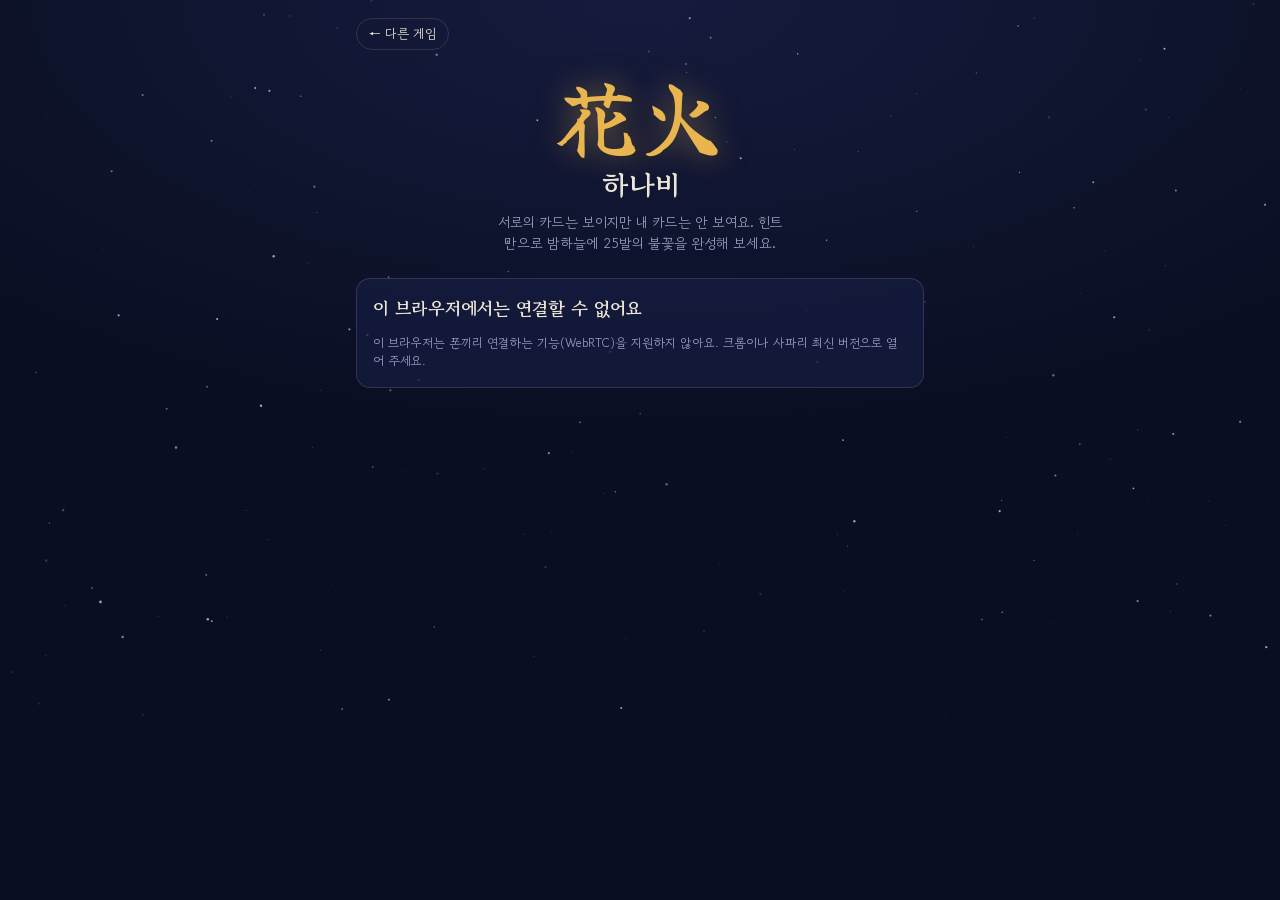
<file: hanabi/index.html>
<!doctype html>
<html lang="ko">
<head>
<meta charset="utf-8">
<meta name="viewport" content="width=device-width,initial-scale=1,viewport-fit=cover">
<title>둘이서 하나비</title>
<link rel="preconnect" href="https://fonts.googleapis.com">
<link rel="preconnect" href="https://fonts.gstatic.com" crossorigin>
<link rel="stylesheet" href="https://fonts.googleapis.com/css2?family=Yuji+Syuku&family=Gowun+Batang:wght@400;700&family=Gowun+Dodum&display=swap">
<link rel="stylesheet" href="../shared/duo.css?v=01cc91f">
<style>
/* Layout: one-screen night-sky table — partner's hand on top, the five firework stacks in the middle, your hidden hand at the bottom. */
:root {
  color-scheme: dark;
  --night: #0a0e22;
  --night-2: #151b3d;
  --panel: rgba(22, 28, 64, .72);
  --line: rgba(236, 230, 214, .14);
  --ink: #ece6d6;
  --muted: #9ba1c4;
  --gold: #e9b54f;
  --gold-soft: rgba(233, 181, 79, .18);
  --danger: #ff6b6b;
  --c-r: #ff4d5e;
  --c-y: #ffd23f;
  --c-g: #3fdc8a;
  --c-b: #4fa6ff;
  --c-w: #f4f1ea;
  --card-back: #1b2150;
  --f-mark: "Yuji Syuku", "Gowun Batang", serif;
  --f-head: "Gowun Batang", "Nanum Myeongjo", serif;
  --f-body: "Gowun Dodum", "Apple SD Gothic Neo", "Malgun Gothic", system-ui, sans-serif;
  --card-w: min(17vw, 76px);
  --cc: var(--c-w); --cc-deep: #1c1f33; --cc-glow: #6b6e88; --cc-soft: rgba(244,241,234,.45);
}
html, body { height: 100%; }
body {
  background: radial-gradient(120% 80% at 50% 0%, var(--night-2) 0%, var(--night) 62%) fixed, var(--night);
  color: var(--ink);
  font-family: var(--f-body);
  font-size: 15px;
  line-height: 1.5;
  overflow-x: hidden;
}
#sky, #fx { position: fixed; inset: 0; width: 100%; height: 100%; pointer-events: none; }
#sky { z-index: 0; }
#fx { z-index: 60; }
button { font: inherit; color: inherit; cursor: pointer; }
button:focus-visible, input:focus-visible, .card:focus-visible { outline: 2px solid var(--gold); outline-offset: 2px; }

.app {
  position: relative; z-index: 1;
  max-width: 560px; margin: 0 auto;
  padding-inline: 16px; padding-block: 10px 18px;
  min-height: 100%;
  display: flex; flex-direction: column; gap: 12px;
}

/* top bar */
.bar { display: flex; align-items: center; gap: 10px; }
.logo { font-family: var(--f-mark); font-size: 30px; line-height: 1; color: var(--gold); text-shadow: 0 0 18px rgba(233,181,79,.45); letter-spacing: .02em; }
.logo small { font-family: var(--f-head); font-size: 12px; color: var(--muted); margin-left: 6px; letter-spacing: .1em; }
.bar .sp { flex: 1; }
.iconbtn { background: transparent; border: 1px solid var(--line); border-radius: 999px; padding: 6px 12px; font-size: 13px; color: var(--ink); }
.iconbtn:hover { border-color: var(--gold); }
a.iconbtn { text-decoration: none; }

.status { display: flex; flex-wrap: wrap; align-items: center; gap: 8px 16px; padding: 8px 12px; border: 1px solid var(--line); border-radius: 12px; background: var(--panel); font-size: 13px; }
.tok { display: flex; align-items: center; gap: 6px; }
.tok .lbl { color: var(--muted); letter-spacing: .04em; }
.dots { display: flex; gap: 3px; }
.dot { width: 10px; height: 10px; border-radius: 50%; border: 1.5px solid var(--c-b); }
.dot.on { background: var(--c-b); box-shadow: 0 0 6px var(--c-b); }
.fuse { width: 12px; height: 12px; border-radius: 3px; border: 1.5px solid var(--danger); transform: rotate(45deg); }
.fuse.on { background: var(--danger); box-shadow: 0 0 8px var(--danger); }
.num { font-variant-numeric: tabular-nums; font-weight: 700; }

/* hands */
.side { display: flex; flex-direction: column; gap: 6px; }
.side-head { display: flex; align-items: baseline; gap: 8px; font-size: 13px; color: var(--muted); }
.side-head b { font-family: var(--f-head); font-size: 16px; color: var(--ink); }
.side-head .turnpill { margin-left: auto; font-size: 12px; padding: 2px 10px; border-radius: 999px; background: var(--gold); color: var(--night); font-weight: 700; }
.hand { display: grid; grid-template-columns: repeat(5, minmax(0, 1fr)); gap: 8px; }
.slot { display: flex; flex-direction: column; align-items: center; gap: 4px; min-width: 0; }

.card {
  position: relative; width: 100%; max-width: var(--card-w); aspect-ratio: 5 / 7.4;
  border-radius: 9px; border: none; padding: 0; overflow: hidden;
  display: grid; place-items: center;
  transition: transform .18s ease, box-shadow .18s ease;
  -webkit-tap-highlight-color: transparent;
}
.card.face { background-color: var(--cc-deep); background-image: radial-gradient(circle at 50% 42%, var(--cc-glow) 0%, var(--cc-deep) 78%); color: var(--cc); box-shadow: inset 0 0 0 1.5px var(--cc), 0 4px 12px rgba(0,0,0,.4); }
/* 흰 불꽃은 밝은 종이 카드에 짙은 숫자로 — 어떤 브라우저에서도 바탕과 숫자가 같은 색이 되지 않게 */
.card.face.c-w { background-color: #e9e6f2; background-image: radial-gradient(circle at 50% 42%, #ffffff 0%, #d9d5e6 80%); color: #6c6a85; }
.card.face.c-w .big { color: #14183a; text-shadow: 0 0 6px #fff; }
.card.face.c-w .corner { color: #14183a; }
.card.face svg { position: absolute; inset: 8% 6%; width: 88%; height: 84%; opacity: .9; }
.card.face .big { position: relative; font-family: var(--f-mark); font-size: calc(var(--card-w) * .5); line-height: 1; color: #fff; text-shadow: 0 0 10px var(--cc), 0 0 2px var(--cc); }
.card .corner { position: absolute; font-family: var(--f-mark); font-size: 12px; line-height: 1; }
.card .tl { top: 5px; left: 6px; }
.card .br { bottom: 5px; right: 6px; transform: rotate(180deg); }
.c-r { --cc: var(--c-r); --cc-deep: #2a0c18; --cc-glow: #8a1f33; --cc-soft: rgba(255,77,94,.45); }
.c-y { --cc: var(--c-y); --cc-deep: #2a2208; --cc-glow: #8a6c12; --cc-soft: rgba(255,210,63,.45); }
.c-g { --cc: var(--c-g); --cc-deep: #082a1c; --cc-glow: #17794a; --cc-soft: rgba(63,220,138,.45); }
.c-b { --cc: var(--c-b); --cc-deep: #0a1a38; --cc-glow: #1d5aa3; --cc-soft: rgba(79,166,255,.45); }
.c-w { --cc: var(--c-w); --cc-deep: #1c1f33; --cc-glow: #6b6e88; --cc-soft: rgba(244,241,234,.45); }

.card.back {
  background:
    repeating-linear-gradient(60deg, transparent 0 9px, rgba(233,181,79,.07) 9px 10px),
    repeating-linear-gradient(-60deg, transparent 0 9px, rgba(233,181,79,.07) 9px 10px),
    var(--card-back);
  box-shadow: inset 0 0 0 1.5px rgba(233,181,79,.35), 0 4px 12px rgba(0,0,0,.4);
  color: var(--gold);
}
.card.back .kanji { font-family: var(--f-mark); font-size: calc(var(--card-w) * .34); opacity: .5; }
.card.back.kc { box-shadow: inset 0 0 0 2.5px var(--cc), 0 0 14px var(--cc-soft); background-color: var(--card-back); background-image: radial-gradient(circle at 50% 45%, var(--cc-soft) 0%, var(--card-back) 75%); }
.card.back .known { font-family: var(--f-mark); font-size: calc(var(--card-w) * .5); line-height: 1; color: #fff; text-shadow: 0 0 10px var(--cc); }
.card.back.kc .kanji, .card.back.kn .kanji { display: none; }
.card.back .kanji + .known { position: absolute; }
.card.hinted { animation: hintpulse 1.6s ease-in-out infinite; }
@keyframes hintpulse { 0%,100% { transform: translateY(0); } 50% { transform: translateY(-5px); } }
.card.hinted::after { content: ""; position: absolute; inset: 0; border-radius: 9px; box-shadow: inset 0 0 0 2px #fff, 0 0 16px rgba(255,255,255,.6); pointer-events: none; }
.card.preview::after { content: ""; position: absolute; inset: 0; border-radius: 9px; box-shadow: inset 0 0 0 3px var(--gold); pointer-events: none; }
.card.newcard::before { content: "새 카드"; position: absolute; top: 3px; left: 50%; transform: translateX(-50%); font-size: 9px; padding: 0 5px; border-radius: 4px; background: var(--gold); color: var(--night); z-index: 1; white-space: nowrap; }
.card.selected { transform: translateY(-8px) scale(1.04); }
button.card:hover { transform: translateY(-3px); }
button.card:disabled { cursor: default; }
button.card:disabled:hover { transform: none; }

.info { display: flex; flex-direction: column; align-items: center; gap: 2px; min-height: 26px; }
.pc { display: flex; gap: 2px; }
.pc i { width: 7px; height: 7px; border-radius: 50%; background: var(--cc); }
.pn { font-size: 10px; letter-spacing: .08em; color: var(--muted); font-variant-numeric: tabular-nums; }
.theyknow { font-size: 10px; color: var(--muted); display: flex; gap: 3px; align-items: center; }
.theyknow .k { padding: 0 4px; border-radius: 4px; border: 1px solid var(--line); min-width: 14px; text-align: center; }
.theyknow .k.on { border-color: var(--cc); color: var(--cc); }

/* field */
.field { border: 1px solid var(--line); border-radius: 16px; background: var(--panel); padding: 12px; display: flex; flex-direction: column; gap: 10px; }
.stacks { display: grid; grid-template-columns: repeat(5, minmax(0, 1fr)); gap: 8px; }
.stack { display: flex; flex-direction: column; align-items: center; gap: 4px; }
.stack .pile { width: 100%; max-width: var(--card-w); aspect-ratio: 5 / 7.4; border-radius: 9px; display: grid; place-items: center; border: 1.5px dashed var(--cc-soft); position: relative; }
.stack .pile.has { border: none; }
.stack .pile .zero { font-family: var(--f-mark); font-size: 20px; color: var(--cc-soft); }
.stack .lbl { font-size: 11px; color: var(--cc); letter-spacing: .06em; }
.stack.done .pile { box-shadow: 0 0 20px var(--cc); border-radius: 9px; }
.lastline { font-size: 13.5px; text-align: center; color: var(--ink); min-height: 1.5em; text-wrap: balance; }
.lastline em { font-style: normal; color: var(--gold); }
.discards { display: flex; flex-wrap: wrap; gap: 4px 10px; font-size: 12px; color: var(--muted); align-items: center; }
.discards .dg { display: flex; gap: 2px; align-items: center; }
.mini { display: inline-grid; place-items: center; width: 16px; height: 20px; border-radius: 3px; font-size: 11px; font-variant-numeric: tabular-nums; color: #0b0e22; background: var(--cc); font-weight: 700; box-shadow: inset 0 0 0 1px rgba(0,0,0,.35); }
.mini.c-w { background: #f4f1ea; color: #0b0e22; outline: 1px solid #9ba1c4; }

.hintbar { font-size: 12.5px; color: var(--muted); text-align: center; }

/* sheets & overlays */
.scrim { position: fixed; inset: 0; z-index: 40; background: rgba(5,7,20,.62); display: flex; align-items: flex-end; justify-content: center; }
.scrim.center { align-items: center; }
.sheet { width: 100%; max-width: 560px; max-height: 86%; overflow-y: auto; background: var(--night-2); border: 1px solid var(--line); border-bottom: none; border-radius: 18px 18px 0 0; padding: 18px 16px calc(18px + env(safe-area-inset-bottom, 0px)); display: flex; flex-direction: column; gap: 12px; }
.scrim.center .sheet { border-radius: 18px; border-bottom: 1px solid var(--line); margin-inline: 16px; width: calc(100% - 32px); }
.sheet h2 { margin: 0; font-family: var(--f-head); font-size: 20px; text-wrap: balance; }
.sheet h3 { margin: 6px 0 0; font-family: var(--f-head); font-size: 16px; color: var(--gold); }
.sheet p, .sheet li { margin: 0; color: var(--ink); max-width: 62ch; }
.sheet ul, .sheet ol { margin: 0; padding-left: 20px; display: flex; flex-direction: column; gap: 4px; }
.sheet .sub { color: var(--muted); font-size: 13px; }
.row { display: flex; gap: 8px; flex-wrap: wrap; }
.btn { flex: 1 1 140px; border-radius: 12px; padding: 12px 14px; border: 1px solid var(--line); background: rgba(255,255,255,.04); text-align: left; display: flex; flex-direction: column; gap: 2px; }
.btn b { font-family: var(--f-head); font-size: 16px; }
.btn span { font-size: 12.5px; color: var(--muted); }
.btn.primary { background: var(--gold); color: var(--night); border-color: var(--gold); }
.btn.primary span { color: rgba(10,14,34,.7); }
.btn.hint { border-color: var(--cc-soft); }
.btn.hint b { color: var(--cc); }
.btn:disabled { opacity: .4; cursor: not-allowed; }
.btn.warn { border-color: var(--danger); }
.btn.warn b { color: var(--danger); }
.close { align-self: flex-end; }

.lobby { margin: auto 0; display: flex; flex-direction: column; gap: 16px; align-items: stretch; padding-block: 16px; }
.hero { text-align: center; display: flex; flex-direction: column; gap: 4px; align-items: center; }
.hero .mark { font-family: var(--f-mark); font-size: 84px; line-height: 1; color: var(--gold); text-shadow: 0 0 30px rgba(233,181,79,.5); }
.hero h1 { margin: 0; font-family: var(--f-head); font-size: 22px; text-wrap: balance; }
.hero p { margin: 0; color: var(--muted); font-size: 14px; max-width: 34ch; }
.panel { border: 1px solid var(--line); border-radius: 16px; background: var(--panel); padding: 16px; display: flex; flex-direction: column; gap: 12px; }
.panel h2 { margin: 0; font-family: var(--f-head); font-size: 17px; }
.seats { display: grid; grid-template-columns: 1fr 1fr; gap: 8px; }
.seat { border: 1px dashed var(--line); border-radius: 12px; padding: 10px; text-align: center; min-width: 0; }
.seat.filled { border-style: solid; border-color: var(--gold); background: var(--gold-soft); }
.seat .who { font-family: var(--f-head); font-size: 16px; overflow-wrap: anywhere; }
.seat .tag { font-size: 11px; color: var(--muted); }
label.fld { display: flex; flex-direction: column; gap: 4px; font-size: 12.5px; color: var(--muted); }
input[type=text] { font: inherit; color: var(--ink); background: rgba(0,0,0,.25); border: 1px solid var(--line); border-radius: 10px; padding: 10px 12px; }
.tabs { display: flex; gap: 6px; }
.tab { flex: 1; padding: 8px; border-radius: 10px; border: 1px solid var(--line); background: transparent; font-size: 13.5px; }
.tab[aria-pressed=true] { background: var(--gold-soft); border-color: var(--gold); color: var(--gold); }
.note { font-size: 12.5px; color: var(--muted); }
.err { font-size: 13px; color: var(--danger); }

.cover { position: fixed; inset: 0; z-index: 45; background: rgba(6,8,22,.93); display: flex; flex-direction: column; align-items: center; justify-content: center; gap: 14px; padding-inline: 24px; text-align: center; }
.cover .mark { font-family: var(--f-mark); font-size: 54px; color: var(--gold); }
.cover h2 { margin: 0; font-family: var(--f-head); font-size: 22px; text-wrap: balance; }
.cover p { margin: 0; color: var(--muted); max-width: 36ch; }
.cover .btn { flex: 0 0 auto; min-width: 220px; text-align: center; align-items: center; }

.over .score { font-family: var(--f-mark); font-size: 72px; line-height: 1; color: var(--gold); text-align: center; text-shadow: 0 0 24px rgba(233,181,79,.5); }
.over .rank { text-align: center; font-family: var(--f-head); font-size: 18px; }

.toast { pointer-events: none; position: fixed; left: 50%; bottom: calc(24px + env(safe-area-inset-bottom, 0px)); transform: translateX(-50%); z-index: 70; background: var(--night-2); border: 1px solid var(--gold); color: var(--ink); padding: 8px 16px; border-radius: 999px; font-size: 13.5px; white-space: nowrap; max-width: calc(100% - 32px); overflow: hidden; text-overflow: ellipsis; }
.shake { animation: shake .45s ease; }
@keyframes shake { 0%,100% { transform: translateX(0); } 20% { transform: translateX(-7px); } 40% { transform: translateX(6px); } 60% { transform: translateX(-4px); } 80% { transform: translateX(3px); } }
.flash { position: fixed; inset: 0; z-index: 55; pointer-events: none; background: radial-gradient(circle, rgba(255,80,80,.0) 30%, rgba(255,60,60,.35)); animation: flash .7s ease forwards; }
@keyframes flash { from { opacity: 1; } to { opacity: 0; } }

.roomhead { display: flex; align-items: center; gap: 10px; justify-content: space-between; }
.roomhead.small { margin-top: -4px; }
.code { font-family: var(--f-mark); font-size: 44px; letter-spacing: .25em; color: var(--gold); text-align: center; line-height: 1.1; text-shadow: 0 0 18px rgba(233,181,79,.4); }
.sharebox { display: flex; gap: 8px; align-items: center; }
.sharebox input { flex: 1; min-width: 0; font-size: 12.5px; }
.conn { font-size: 12px; padding: 2px 10px; border-radius: 999px; border: 1px solid var(--line); color: var(--muted); white-space: nowrap; }
.conn.ok { border-color: var(--c-g); color: var(--c-g); }
.log { display: flex; flex-direction: column; gap: 6px; font-size: 13.5px; }
.log div { padding-bottom: 6px; border-bottom: 1px solid var(--line); }
.rulecards { display: flex; gap: 6px; flex-wrap: wrap; }
.rulecards .mini { width: 20px; height: 26px; font-size: 13px; }
.scoretable { border-collapse: collapse; font-size: 13.5px; width: 100%; }
.scoretable td { padding: 4px 6px; border-bottom: 1px solid var(--line); }
.scoretable td:first-child { font-variant-numeric: tabular-nums; color: var(--gold); white-space: nowrap; width: 70px; }

@media (max-width: 380px) { .hand, .stacks { gap: 5px; } .logo { font-size: 26px; } }
@media (prefers-reduced-motion: reduce) { .card.hinted { animation: none; } .shake { animation: none; } .card, button.card:hover { transition: none; } }

/* 공통 뼈대(duo)가 쓰는 이름을 이 밤하늘 팔레트에 맞춘다 */
:root {
  --bg: var(--night); --bg2: rgba(0,0,0,.25); --fg: var(--ink); --accent: var(--gold); --accent-fg: var(--night);
  --sheet: var(--night-2); --scrim: rgba(5,7,20,.62); --ok: var(--c-g);
  --f-display: var(--f-head); --f-body: "Gowun Dodum", "Apple SD Gothic Neo", "Malgun Gothic", system-ui, sans-serif;
}
.duo-title { font-family: var(--f-mark); font-size: 28px; color: var(--gold); text-shadow: 0 0 18px rgba(233,181,79,.45); }
.mark-h { font-family: var(--f-mark); font-size: 84px; line-height: 1; color: var(--gold); text-shadow: 0 0 30px rgba(233,181,79,.5); }
.duo-btn.hint { border-color: var(--cc-soft); }
.duo-btn.hint b { color: var(--cc); }
.duo-result .final { font-family: var(--f-mark); font-size: 72px; line-height: 1; }
.duo-result .final small { font-size: 24px; color: var(--muted); }
.duo-result .rank { text-align: center; font-family: var(--f-head); font-size: 18px; }
</style>
</head>
<body>
<canvas id="sky" aria-hidden="true"></canvas>
<div class="duo" id="app"></div>
<canvas id="fx" aria-hidden="true"></canvas>
<div id="layer"></div>
<script src="../shared/duo.js?v=01cc91f"></script>
<script>
(() => {
"use strict";
/* ───────── constants ───────── */
const COLORS = ["r", "y", "g", "b", "w"];
const CNAME = { r: "빨강", y: "노랑", g: "초록", b: "파랑", w: "하양" };
const CHEX = { r: "#ff4d5e", y: "#ffd23f", g: "#3fdc8a", b: "#4fa6ff", w: "#f4f1ea" };
const COPIES = [0, 3, 2, 2, 2, 1];
const HAND = 5, MAX_HINTS = 8, MAX_STRIKES = 3;
const reduceMotion = window.matchMedia && matchMedia("(prefers-reduced-motion: reduce)").matches;

/* ───────── small utils ───────── */
const $ = (s, r = document) => r.querySelector(s);
const esc = s => String(s).replace(/[&<>"']/g, c => ({ "&": "&amp;", "<": "&lt;", ">": "&gt;", '"': "&quot;", "'": "&#39;" }[c]));
const clone = o => JSON.parse(JSON.stringify(o));
const rnd = n => { try { const a = new Uint32Array(1); crypto.getRandomValues(a); return a[0] % n; } catch { return Math.floor(Math.random() * n); } };
const store = {
  get(k, d) { try { const v = localStorage.getItem(k); return v == null ? d : JSON.parse(v); } catch { return d; } },
  set(k, v) { try { localStorage.setItem(k, JSON.stringify(v)); } catch {} },
};
const josa = (word, a, b) => { const ch = word.charCodeAt(word.length - 1); if (ch < 0xac00 || ch > 0xd7a3) return word + a; return word + (((ch - 0xac00) % 28) ? a : b); };
// josa(name,"이","가") → 받침 있으면 "이", 없으면 "가"
const iga = n => josa(n, "이", "가");
const cardName = c => `${CNAME[c.c]} ${c.n}`;
const NUM_EUL = [, "을", "를", "을", "를", "를"], NUM_EUN = [, "은", "는", "은", "는", "는"];

/* ───────── game engine (pure) ───────── */
function makeDeck() {
  const d = []; let id = 0;
  for (const c of COLORS) for (let n = 1; n <= 5; n++) for (let k = 0; k < COPIES[n]; k++)
    d.push({ id: id++, c, n, kc: null, kn: null, xc: [], xn: [], fresh: false });
  for (let i = d.length - 1; i > 0; i--) { const j = rnd(i + 1); [d[i], d[j]] = [d[j], d[i]]; }
  return d;
}
function newGame(players, prevSeq) {
  const deck = makeDeck();
  const hands = [[], []];
  for (let i = 0; i < HAND; i++) for (let p = 0; p < 2; p++) hands[p].push(deck.pop());
  const first = rnd(2);
  return {
    v: 1, status: "playing", players: clone(players), hands, deck,
    stacks: { r: 0, y: 0, g: 0, b: 0, w: 0 }, discard: [],
    hints: MAX_HINTS, strikes: 0, turn: first, finalTurns: null,
    log: [`새 게임 시작! ${players[first].name} 님부터 시작해요.`],
    last: null, seq: (prevSeq || 0) + 1, endReason: null,
  };
}
const score = s => COLORS.reduce((a, c) => a + s.stacks[c], 0);
function draw(s, p) {
  for (const c of s.hands[p]) c.fresh = false;
  if (!s.deck.length) return null;
  const card = s.deck.pop(); card.fresh = true;
  s.hands[p].unshift(card);
  return card;
}
function endTurn(s) {
  if (s.strikes >= MAX_STRIKES) { s.status = "over"; s.endReason = "strikes"; }
  else if (score(s) === 25) { s.status = "over"; s.endReason = "perfect"; }
  else if (s.finalTurns !== null) {
    s.finalTurns -= 1;
    if (s.finalTurns <= 0) { s.status = "over"; s.endReason = "deck"; }
  } else if (s.deck.length === 0) {
    s.finalTurns = 2;
    s.log.push("덱이 바닥났어요. 이제 각자 마지막 한 번씩!");
  }
  if (s.status === "over") s.log.push(`게임 끝 — ${finalScore(s)}점`);
  s.turn = 1 - s.turn;
  s.seq += 1;
  if (s.log.length > 80) s.log = s.log.slice(-80);
  return s;
}
const finalScore = s => s.endReason === "strikes" ? 0 : score(s);

function actPlay(s0, p, idx) {
  const s = clone(s0);
  const card = s.hands[p].splice(idx, 1)[0];
  const name = s.players[p].name;
  let ok = false, bonus = false;
  if (s.stacks[card.c] === card.n - 1) {
    ok = true; s.stacks[card.c] = card.n;
    if (card.n === 5 && s.hints < MAX_HINTS) { s.hints++; bonus = true; }
    s.log.push(`${name} 님이 ${cardName(card)}${NUM_EUL[card.n]} 쏘아 올렸어요! 펑!${bonus ? " (5 완성 보너스 힌트 +1)" : ""}`);
  } else {
    s.strikes++; s.discard.push(strip(card));
    s.log.push(`${name} 님의 ${cardName(card)}, 불발… (실패 ${s.strikes}/${MAX_STRIKES})`);
  }
  s.last = { type: "play", p, card: strip(card), ok, bonus, seq: s.seq + 1 };
  draw(s, p);
  return endTurn(s);
}
function actDiscard(s0, p, idx) {
  if (s0.hints >= MAX_HINTS) return null;
  const s = clone(s0);
  const card = s.hands[p].splice(idx, 1)[0];
  s.discard.push(strip(card)); s.hints++;
  s.log.push(`${s.players[p].name} 님이 ${cardName(card)}${NUM_EUL[card.n]} 버리고 힌트를 1개 되찾았어요.`);
  s.last = { type: "discard", p, card: strip(card), seq: s.seq + 1 };
  draw(s, p);
  return endTurn(s);
}
function actHint(s0, p, kind, val) {
  if (s0.hints <= 0) return null;
  const t = 1 - p;
  const s = clone(s0);
  const ids = [];
  for (const c of s.hands[t]) {
    const hit = kind === "c" ? c.c === val : c.n === val;
    if (hit) { ids.push(c.id); if (kind === "c") c.kc = val; else c.kn = val; }
    else if (kind === "c") { if (!c.xc.includes(val)) c.xc.push(val); }
    else if (!c.xn.includes(val)) c.xn.push(val);
  }
  if (!ids.length) return null;
  s.hints--;
  const what = kind === "c" ? `${CNAME[val]}` : `숫자 ${val}`;
  const pos = s.hands[t].map((c, i) => ids.includes(c.id) ? i + 1 : 0).filter(Boolean).join("·");
  s.log.push(`${s.players[p].name} → ${s.players[t].name}: ${ids.length > 1 ? "\"이 카드들은 " : "\"이 카드는 "}${what}" (${pos}번째)`);
  s.last = { type: "hint", p, t, kind, val, ids, seq: s.seq + 1 };
  return endTurn(s);
}
const strip = c => ({ id: c.id, c: c.c, n: c.n });
function possible(card) {
  const cs = card.kc ? [card.kc] : COLORS.filter(c => !card.xc.includes(c));
  const ns = card.kn ? [card.kn] : [1, 2, 3, 4, 5].filter(n => !card.xn.includes(n));
  return { cs, ns };
}
function rankFor(n) {
  if (n <= 5) return "음… 관객들이 야유를 보내요";
  if (n <= 10) return "평범한 불꽃놀이였어요";
  if (n <= 15) return "괜찮았어요! 관객들이 박수를 쳐요";
  if (n <= 20) return "훌륭해요! 사람들이 감탄했어요";
  if (n <= 24) return "놀라워요! 오래 기억될 밤이에요";
  return "전설의 불꽃놀이! 완벽한 25점";
}

/* ───────── card art ───────── */
const burstCache = {};
function burstSVG(n) {
  if (burstCache[n]) return burstCache[n];
  const rays = 8 + n * 2, parts = [];
  for (let ring = 0; ring < Math.min(n, 3); ring++) {
    const r1 = 9 + ring * 9, r2 = r1 + 7;
    for (let i = 0; i < rays; i++) {
      const a = (i / rays) * Math.PI * 2 + ring * 0.21;
      const x1 = 50 + Math.cos(a) * r1, y1 = 50 + Math.sin(a) * r1;
      const x2 = 50 + Math.cos(a) * r2, y2 = 50 + Math.sin(a) * r2;
      parts.push(`<line x1="${x1.toFixed(1)}" y1="${y1.toFixed(1)}" x2="${x2.toFixed(1)}" y2="${y2.toFixed(1)}"/>`);
      parts.push(`<circle cx="${x2.toFixed(1)}" cy="${y2.toFixed(1)}" r="${ring === 2 ? 1.1 : 1.5}" fill="currentColor"/>`);
    }
  }
  if (n >= 4) for (let i = 0; i < 6; i++) { const a = i / 6 * Math.PI * 2 + .5; parts.push(`<circle cx="${(50 + Math.cos(a) * 44).toFixed(1)}" cy="${(50 + Math.sin(a) * 44).toFixed(1)}" r="1.2" fill="currentColor"/>`); }
  return (burstCache[n] = `<svg viewBox="0 0 100 100" preserveAspectRatio="xMidYMid meet" stroke="currentColor" stroke-width="1.6" stroke-linecap="round" fill="none" aria-hidden="true">${parts.join("")}</svg>`);
}
function faceHTML(c, extra = "", tag = "div", attrs = "") {
  return `<${tag} class="card face c-${c.c} ${extra}" ${attrs} aria-label="${cardName(c)}">${burstSVG(c.n)}<span class="corner tl">${c.n}</span><span class="big">${c.n}</span><span class="corner br">${c.n}</span></${tag}>`;
}
function backHTML(c, extra = "", tag = "div", attrs = "") {
  const kc = (c.kc ? `kc c-${c.kc}` : "") + (c.kn ? " kn" : "");
  const label = `내 카드: ${c.kc ? CNAME[c.kc] : "색 모름"}, ${c.kn ? c.kn : "숫자 모름"}`;
  return `<${tag} class="card back ${kc} ${extra}" ${attrs} aria-label="${label}"><span class="kanji">花</span>${c.kn ? `<span class="known">${c.kn}</span>` : ""}</${tag}>`;
}
function possHTML(c) {
  const { cs, ns } = possible(c);
  const dots = cs.length === 5 ? "" : cs.map(x => `<i class="c-${x}"></i>`).join("");
  const nums = ns.length === 5 ? "" : ns.join("");
  if (!dots && !nums) return `<div class="info"><span class="pn">?</span></div>`;
  return `<div class="info">${dots ? `<span class="pc">${dots}</span>` : ""}${nums ? `<span class="pn">${nums}</span>` : ""}</div>`;
}
function theyKnowHTML(c) {
  return `<div class="info"><span class="theyknow" title="상대가 이 카드에 대해 아는 정보"><span class="k ${c.kc ? "on c-" + c.kc : ""}">${c.kc ? CNAME[c.kc][0] : "?"}</span><span class="k ${c.kn ? "on" : ""}">${c.kn || "?"}</span></span></div>`;
}


function rulesHTML() {
  const deck = [1, 1, 1, 2, 2, 3, 3, 4, 4, 5].map(n => `<span class="mini c-r">${n}</span>`).join("");
  return `  <p>하나비(花火)는 일본어로 '불꽃놀이'예요. 둘이 한 팀이 되어 다섯 색의 불꽃을 1부터 5까지 순서대로 쏘아 올리는 협력 게임이에요. 이기고 지는 상대는 없고, 둘이 함께 몇 점을 만드느냐가 전부예요.</p>
  <h3>가장 중요한 규칙</h3>
  <ul><li><b>내 카드는 나만 못 봐요.</b> 상대 카드는 다 보여요.</li>
  <li>카드 정보는 <b>힌트로만</b> 전해요. "그거 내지 마!" 같은 말이나 표정 신호는 반칙이에요.</li></ul>
  <h3>카드</h3>
  <p>빨강·노랑·초록·파랑·하양 다섯 색. 색마다 아래처럼 10장, 모두 50장이에요.</p>
  <div class="rulecards">${deck}</div>
  <p class="sub">1은 3장, 2·3·4는 2장씩, 5는 딱 1장. 그래서 5는 버리면 그 색은 영영 완성 못 해요.</p>
  <h3>준비</h3>
  <p>각자 5장씩 받아요. 힌트 토큰 8개로 시작하고, 실패는 3번까지 버틸 수 있어요.</p>
  <h3>내 차례에는 셋 중 하나만</h3>
  <ol>
    <li><b>힌트 주기</b> (힌트 토큰 1개 사용): 상대 카드에서 <b>색 하나</b> 또는 <b>숫자 하나</b>를 골라 해당하는 카드를 <b>전부</b> 알려줘요. 예: "이 두 장이 파랑이야." 해당 카드가 최소 1장은 있어야 해요.</li>
    <li><b>버리기</b> (힌트 토큰 1개 회복): 내 카드 한 장을 버리고 새로 한 장 뽑아요. 토큰이 8개 가득이면 버릴 수 없어요.</li>
    <li><b>쏘아 올리기</b>: 내 카드 한 장을 내요. 그 색 더미의 다음 숫자면 성공해서 불꽃이 올라가요. 아니면 불발 — 카드는 버려지고 실패가 1회 쌓여요. 어느 쪽이든 새로 한 장 뽑아요. 5를 성공시키면 힌트 토큰 1개를 보너스로 받아요.</li>
  </ol>
  <h3>게임이 끝나는 때</h3>
  <ul><li>불발이 3번 나면 즉시 끝. 공식 규칙으로는 0점이에요.</li>
  <li>다섯 색 모두 5까지 쌓으면 25점 만점으로 끝.</li>
  <li>덱의 마지막 카드를 뽑으면, 뽑은 사람까지 포함해 각자 한 번씩 더 하고 끝나요.</li></ul>
  <h3>점수</h3>
  <table class="scoretable"><tbody>
    <tr><td>0–5점</td><td>관객들이 야유를 보내요</td></tr>
    <tr><td>6–10점</td><td>평범한 불꽃놀이</td></tr>
    <tr><td>11–15점</td><td>괜찮았어요, 박수 짝짝</td></tr>
    <tr><td>16–20점</td><td>훌륭해요, 다들 감탄</td></tr>
    <tr><td>21–24점</td><td>놀라워요, 오래 기억될 밤</td></tr>
    <tr><td>25점</td><td>전설의 불꽃놀이</td></tr>
  </tbody></table>
  <h3>이 화면 보는 법</h3>
  <ul><li>상대 카드를 누르면 그 카드의 색이나 숫자로 힌트를 줄 수 있어요. 누르는 순간 몇 장이 표시될지 미리 보여요.</li>
  <li>내 카드를 누르면 쏘아 올리거나 버릴 수 있어요.</li>
  <li>내 카드 아래 색 점과 숫자는 지금까지 받은 힌트로 좁혀진 <b>가능한 색·숫자</b>예요. 아무것도 없으면 아직 정보가 없다는 뜻이에요.</li>
  <li>상대 카드 아래 작은 칸은 <b>상대가 자기 카드에 대해 아는 것</b>이에요.</li>
  <li>방금 힌트를 받은 카드는 위아래로 반짝여요. 새로 뽑은 카드는 항상 맨 왼쪽에 들어와요.</li></ul>
  <h3>처음 하는 커플을 위한 팁</h3>
  <ul><li>보통 오른쪽(가장 오래된) 카드부터 버리는 게 약속이에요. 그래서 상대 오른쪽 끝에 중요한 카드가 있으면 먼저 힌트로 지켜 주세요.</li>
  <li>5와, 이미 한 장이 버려진 카드는 마지막 한 장일 수 있어요. 버리기 전에 버린 카드 목록을 확인하세요.</li>
  <li>"1이야"라는 힌트는 대개 "바로 내도 돼"라는 뜻으로 써요. 둘만의 약속을 미리 정해도 좋아요.</li></ul>`;
}


/* ───────── fireworks ───────── */
const sky = $("#sky"), fx = $("#fx");
const sctx = sky.getContext("2d"), fctx = fx.getContext("2d");
let W = 0, H = 0, DPR = 1, stars = [];
function resize() {
  DPR = Math.min(window.devicePixelRatio || 1, 2);
  W = innerWidth; H = innerHeight;
  for (const c of [sky, fx]) { c.width = W * DPR; c.height = H * DPR; c.getContext("2d").setTransform(DPR, 0, 0, DPR, 0, 0); }
  stars = Array.from({ length: Math.round(W * H / 5200) }, () => ({ x: Math.random() * W, y: Math.random() * H * .8, r: Math.random() * 1.1 + .2, p: Math.random() * 6.28, s: .5 + Math.random() * 1.5 }));
}
addEventListener("resize", resize); resize();

class Engine {
  constructor(ctx, alpha) { this.ctx = ctx; this.alpha = alpha; this.parts = []; this.rockets = []; }
  rocket(x, ty, color, size, onBurst, dud) {
    this.rockets.push({ x, y: H + 10, sx: x, ty, t: 0, dur: dud ? 48 : 42, color, size, onBurst, dud });
  }
  burst(x, y, color, size) {
    const n = Math.round(60 * size);
    const hex = CHEX[color] || color;
    for (let i = 0; i < n; i++) {
      const a = Math.random() * Math.PI * 2, sp = (Math.random() * .7 + .5) * 3.4 * Math.sqrt(size);
      this.parts.push({ x, y, vx: Math.cos(a) * sp, vy: Math.sin(a) * sp, life: 0, max: 60 + Math.random() * 40, c: hex, w: 1.6 });
    }
    for (let i = 0; i < n / 3; i++) {
      const a = Math.random() * Math.PI * 2, sp = Math.random() * 1.6;
      this.parts.push({ x, y, vx: Math.cos(a) * sp, vy: Math.sin(a) * sp, life: 0, max: 80 + Math.random() * 30, c: "#fff6dc", w: 1, glitter: true });
    }
  }
  smoke(x, y) {
    for (let i = 0; i < 26; i++) { const a = Math.random() * 6.28, sp = Math.random() * 1.2; this.parts.push({ x, y, vx: Math.cos(a) * sp, vy: Math.sin(a) * sp - .3, life: 0, max: 50 + Math.random() * 30, c: "#8a8fa8", w: 3, smoke: true }); }
  }
  get busy() { return this.parts.length || this.rockets.length; }
  step() {
    const ctx = this.ctx;
    ctx.globalCompositeOperation = "lighter";
    for (let i = this.rockets.length - 1; i >= 0; i--) {
      const r = this.rockets[i]; r.t++;
      const k = r.t / r.dur, e = 1 - Math.pow(1 - k, 3);
      const py = r.y; r.cy = (H + 10) + (r.ty - (H + 10)) * e;
      const wob = r.dud ? Math.sin(r.t * .6) * 3 : Math.sin(r.t * .3) * .8;
      ctx.strokeStyle = r.dud ? "rgba(200,190,170,.7)" : "rgba(255,230,180,.9)"; ctx.lineWidth = 2 * this.alpha;
      ctx.globalAlpha = this.alpha;
      ctx.beginPath(); ctx.moveTo(r.x + wob, r.cy + 14); ctx.lineTo(r.x + wob, r.cy); ctx.stroke();
      if (Math.random() < .6) this.parts.push({ x: r.x + wob, y: r.cy + 10, vx: (Math.random() - .5) * .6, vy: 1 + Math.random(), life: 0, max: 20, c: "#ffcf86", w: 1 });
      if (r.t >= r.dur) { this.rockets.splice(i, 1); if (r.dud) this.smoke(r.x, r.cy); else this.burst(r.x, r.cy, r.color, r.size); r.onBurst && r.onBurst(); }
    }
    for (let i = this.parts.length - 1; i >= 0; i--) {
      const p = this.parts[i]; p.life++;
      p.vx *= .975; p.vy = p.vy * .975 + (p.smoke ? -.01 : .045);
      const ox = p.x, oy = p.y; p.x += p.vx; p.y += p.vy;
      const f = 1 - p.life / p.max;
      if (f <= 0) { this.parts.splice(i, 1); continue; }
      let a = f * this.alpha; if (p.glitter) a *= (Math.random() < .5 ? 1 : .15);
      ctx.globalAlpha = p.smoke ? a * .35 : a;
      ctx.strokeStyle = p.c; ctx.lineWidth = p.w;
      ctx.beginPath(); ctx.moveTo(ox - p.vx * 2, oy - p.vy * 2); ctx.lineTo(p.x, p.y); ctx.stroke();
    }
    ctx.globalAlpha = 1; ctx.globalCompositeOperation = "source-over";
  }
}
const ambient = new Engine(sctx, .32), show = new Engine(fctx, 1);
let nextAmbient = performance.now() + 2500, lastFrame = 0;
function loop(t) {
  if (t - lastFrame >= 16) {
    lastFrame = t;
    sctx.clearRect(0, 0, W, H);
    for (const s of stars) { const a = .35 + .35 * Math.sin(s.p + t / 1000 * s.s); sctx.globalAlpha = reduceMotion ? .5 : a; sctx.fillStyle = "#e8e4ff"; sctx.beginPath(); sctx.arc(s.x, s.y, s.r, 0, 6.28); sctx.fill(); }
    sctx.globalAlpha = 1;
    if (!reduceMotion && t > nextAmbient && !document.hidden) {
      nextAmbient = t + 5000 + Math.random() * 6000;
      ambient.rocket(W * (.1 + Math.random() * .8), H * (.12 + Math.random() * .25), COLORS[rnd(5)], .7);
    }
    ambient.step();
    fctx.clearRect(0, 0, W, H);
    show.step();
  }
  requestAnimationFrame(loop);
}
requestAnimationFrame(loop);

function stackPos(color) {
  const el = document.querySelector(`[data-stack="${color}"] .pile`);
  if (!el) return { x: W / 2, y: H * .4 };
  const r = el.getBoundingClientRect();
  return { x: r.left + r.width / 2, y: Math.max(60, r.top + r.height / 2) };
}


const toast = DuoUtil.toast;

/* ───────── table ───────── */
function tableHTML(s, ctx) {
  const me = ctx.me;
  const spectator = me < 0;
  const viewer = spectator ? 0 : me;
  const partner = 1 - viewer;
  const myTurn = !spectator && s.turn === me && s.status === "playing";
  const P = s.players;
  const hintIds = s.last && s.last.type === "hint" ? s.last.ids : [];

  const status = `<div class="status" role="status">
    <span class="tok"><span class="lbl">힌트</span><span class="dots">${Array.from({ length: MAX_HINTS }, (_, i) => `<span class="dot ${i < s.hints ? "on" : ""}"></span>`).join("")}</span><span class="num">${s.hints}</span></span>
    <span class="tok"><span class="lbl">실패</span><span class="dots">${Array.from({ length: MAX_STRIKES }, (_, i) => `<span class="fuse ${i < s.strikes ? "on" : ""}"></span>`).join("")}</span></span>
    <span class="tok"><span class="lbl">덱</span><span class="num">${s.deck.length}</span></span>
    <span class="tok"><span class="lbl">점수</span><span class="num">${score(s)}</span><span class="lbl">/25</span></span>
    ${s.finalTurns !== null && s.status === "playing" ? `<span class="tok" style="color:var(--gold)">마지막 ${s.finalTurns}턴</span>` : ""}
  </div>`;
  const partnerHand = s.hands[partner].map((c, i) => {
    const cls = [hintIds.includes(c.id) ? "hinted" : "", c.fresh ? "newcard" : ""].join(" ");
    return `<div class="slot">${faceHTML(c, cls, "button", `data-a="pcard" data-i="${i}" ${myTurn ? "" : "disabled"}`)}${theyKnowHTML(c)}</div>`;
  }).join("");
  const myHand = s.hands[viewer].map((c, i) => {
    const cls = [hintIds.includes(c.id) ? "hinted" : "", c.fresh ? "newcard" : ""].join(" ");
    if (spectator) return `<div class="slot">${faceHTML(c, cls)}${theyKnowHTML(c)}</div>`;
    return `<div class="slot">${backHTML(c, cls, "button", `data-a="mcard" data-i="${i}" ${myTurn ? "" : "disabled"}`)}${possHTML(c)}</div>`;
  }).join("");
  const stacks = COLORS.map(c => {
    const n = s.stacks[c];
    return `<div class="stack c-${c} ${n === 5 ? "done" : ""}" data-stack="${c}">
      ${n ? `<div class="pile has">${faceHTML({ c, n })}</div>` : `<div class="pile"><span class="zero">0</span></div>`}
      <span class="lbl">${CNAME[c]} ${n}/5</span></div>`;
  }).join("");
  const dsorted = [...s.discard].sort((a, b) => COLORS.indexOf(a.c) - COLORS.indexOf(b.c) || a.n - b.n);
  const dgroups = COLORS.map(c => {
    const cards = dsorted.filter(x => x.c === c);
    return cards.length ? `<span class="dg">${cards.map(x => `<span class="mini c-${x.c}" title="${cardName(x)}">${x.n}</span>`).join("")}</span>` : "";
  }).join("");
  const lastText = s.log.length ? s.log[s.log.length - 1] : "";
  let turnText;
  if (s.status !== "playing") turnText = "게임이 끝났어요.";
  else if (spectator) turnText = `${esc(P[s.turn].name)} 님 차례 (관전 중)`;
  else if (myTurn) turnText = "내 차례 — 상대 카드를 눌러 힌트를 주거나, 내 카드를 눌러 내거나 버리세요.";
  else turnText = `${esc(P[partner].name)} 님이 고민 중이에요…`;
  return `${status}
  <section class="side" aria-label="상대 손패">
    <div class="side-head"><b>${esc(P[partner].name)}</b><span>${spectator ? "의 카드" : "의 카드 · 아래는 상대가 아는 정보"}</span>${s.turn === partner && s.status === "playing" ? `<span class="turnpill">차례</span>` : ""}</div>
    <div class="hand">${partnerHand}</div>
  </section>
  <section class="field" aria-label="불꽃 더미">
    <div class="stacks" id="stacks">${stacks}</div>
    <div class="lastline" aria-live="polite">${esc(lastText)}</div>
    <div class="discards"><span>버린 카드</span>${dgroups || "<span>없음</span>"}</div>
  </section>
  <section class="side" aria-label="내 손패">
    <div class="side-head"><b>${spectator ? esc(P[viewer].name) : "나 (" + esc(P[viewer].name) + ")"}</b><span>${spectator ? "의 카드" : "· 점·숫자는 힌트로 좁혀진 가능성"}</span>${s.turn === viewer && s.status === "playing" ? `<span class="turnpill">차례</span>` : ""}</div>
    <div class="hand">${myHand}</div>
  </section>
  <p class="hintbar">${turnText}</p>`;
}
function mineSheet(s, me, idx) {
  const c = s.hands[me][idx];
  const { cs, ns } = possible(c);
  const known = `${c.kc ? CNAME[c.kc] : "색 모름"} · ${c.kn ? c.kn : "숫자 모름"}`;
  const poss = `가능한 색: ${cs.map(x => CNAME[x]).join(", ")} / 가능한 숫자: ${ns.join(", ")}`;
  const full = s.hints >= MAX_HINTS;
  return `<h2>왼쪽에서 ${idx + 1}번째 내 카드</h2>
    <p class="sub">${known}<br>${poss}</p>
    <div class="duo-row">
      <button class="duo-btn primary" data-a="play" data-i="${idx}"><b>쏘아 올리기</b><span>맞는 숫자면 불꽃 성공, 틀리면 실패 1회</span></button>
      <button class="duo-btn" data-a="discard" data-i="${idx}" ${full ? "disabled" : ""}><b>버리기</b><span>${full ? "힌트가 가득(8개)이라 버릴 수 없어요" : "힌트 토큰 1개를 되찾아요"}</span></button>
    </div>`;
}
function hintSheet(s, me, idx) {
  const t = 1 - me, c = s.hands[t][idx], nm = s.players[t].name;
  const cCount = s.hands[t].filter(x => x.c === c.c).length;
  const nCount = s.hands[t].filter(x => x.n === c.n).length;
  const none = s.hints <= 0;
  return `<h2>${esc(nm)} 님에게 힌트 주기</h2>
    <p class="sub">${none ? "힌트 토큰이 없어요. 내 카드를 버려서 되찾을 수 있어요." : "고른 정보에 해당하는 카드가 모두 알려져요. 힌트 토큰 1개를 써요."}</p>
    <div class="duo-row">
      <button class="duo-btn hint c-${c.c}" data-a="hint" data-k="c" data-v="${c.c}" data-prev="c" ${none ? "disabled" : ""}><b>"${CNAME[c.c]}"이라고 알려주기</b><span>${cCount}장이 표시돼요</span></button>
      <button class="duo-btn hint" data-a="hint" data-k="n" data-v="${c.n}" data-prev="n" ${none ? "disabled" : ""}><b>"숫자 ${c.n}"이라고 알려주기</b><span>${nCount}장이 표시돼요</span></button>
    </div>`;
}
let lastCtx = null;
// 힌트 버튼에 손가락/마우스를 올리면 그 힌트가 가리킬 상대 카드를 미리 보여 준다
function previewFrom(el) {
  const document_ = document;
  document_.querySelectorAll('section[aria-label="상대 손패"] .card').forEach(n => n.classList.remove("preview"));
  if (!el || !lastCtx || lastCtx.me < 0) return;
  const s = lastCtx.g, t = 1 - lastCtx.me;
  const k = el.dataset.k, v = k === "c" ? el.dataset.v : +el.dataset.v;
  const btns = document_.querySelectorAll('section[aria-label="상대 손패"] .card');
  s.hands[t].forEach((c, i) => { if ((k === "c" ? c.c === v : c.n === v) && btns[i]) btns[i].classList.add("preview"); });
}
document.addEventListener("pointerover", e => { previewFrom(e.target.closest("[data-prev]")); });
document.addEventListener("focusin", e => { const b = e.target.closest("[data-prev]"); if (b) previewFrom(b); });

const game = {
  id: "hanabi",
  title: "하나비",
  mark: `<div class="mark-h">花火</div>`,
  tagline: "서로의 카드는 보이지만 내 카드는 안 보여요. 힌트만으로 밤하늘에 25발의 불꽃을 완성해 보세요.",
  setup(players) { return newGame(players.map(p => ({ id: p.id, name: p.name })), 0); },
  apply(g, seat, a) {
    if (g.status !== "playing" || seat !== g.turn) return null;
    if (a.type === "play" || a.type === "discard") {
      if (!g.hands[seat][a.idx]) return null;
      return a.type === "play" ? actPlay(g, seat, a.idx) : actDiscard(g, seat, a.idx);
    }
    if (a.type === "hint") { if (a.k !== "c" && a.k !== "n") return null; return actHint(g, seat, a.k, a.k === "c" ? a.v : +a.v); }
    return null;
  },
  result(g) {
    if (g.status !== "over") return null;
    const sc = finalScore(g);
    const why = g.endReason === "strikes" ? "불발이 세 번 나서 불꽃놀이가 중단됐어요. 공식 규칙으로는 0점이에요." : g.endReason === "perfect" ? "다섯 색 모두 5까지 완성!" : "덱이 다 떨어져서 불꽃놀이가 끝났어요.";
    return { title: `<span class="final">${sc}<small>/25</small></span>`, html: `<div class="rank">${rankFor(sc)}</div>
      <p class="sub" style="text-align:center">${why}${g.endReason === "strikes" ? ` (쌓은 불꽃 ${score(g)}점)` : ""}</p>` };
  },
  render(ctx) { lastCtx = ctx; return tableHTML(ctx.g, ctx); },
  onClick(el, ctx) {
    const a = el.dataset.a, s = ctx.g, me = ctx.me;
    if (me < 0) return;
    if (a === "mcard") ctx.sheet(mineSheet(s, me, +el.dataset.i), { label: "내 카드" });
    else if (a === "pcard") ctx.sheet(hintSheet(s, me, +el.dataset.i), { label: "힌트" });
    else if (a === "play") ctx.act({ type: "play", idx: +el.dataset.i });
    else if (a === "discard") { if (!ctx.act({ type: "discard", idx: +el.dataset.i })) toast("힌트가 가득해서 버릴 수 없어요"); }
    else if (a === "hint") { if (!ctx.act({ type: "hint", k: el.dataset.k, v: el.dataset.v })) toast("힌트 토큰이 없어요"); }
  },
  changed(prev, g) { animate(prev, g); },
  rules: rulesHTML(),
};

function animate(prev, s) {
  if (!s.last || s.last.type !== "play" || JSON.stringify(prev.last) === JSON.stringify(s.last)) return;
  const { c, n } = s.last.card;
  requestAnimationFrame(() => {
    const pos = stackPos(c);
    if (s.last.ok) {
      const ty = Math.max(70, pos.y - 30);
      if (reduceMotion) { show.burst(pos.x, ty, c, .6); return; }
      show.rocket(pos.x, ty, c, n === 5 ? 1.8 : 1 + n * .12);
      if (n === 5) {
        setTimeout(() => show.rocket(pos.x - 70, ty - 20, c, 1), 260);
        setTimeout(() => show.rocket(pos.x + 70, ty - 10, c, 1), 480);
      }
      if (score(s) === 25) COLORS.forEach((cc, i) => setTimeout(() => show.rocket(W * (.15 + i * .175), H * .25, cc, 1.6), 700 + i * 250));
    } else {
      if (!reduceMotion) show.rocket(pos.x, Math.max(80, pos.y - 10), c, 1, null, true);
      setTimeout(() => {
        const f = document.createElement("div"); f.className = "flash"; document.body.appendChild(f); setTimeout(() => f.remove(), 800);
        const app = $("#app"); if (!reduceMotion) { app.classList.remove("shake"); void app.offsetWidth; app.classList.add("shake"); }
        toast(`불발! ${CNAME[c]} ${n}${NUM_EUN[n]} 아직 낼 수 없었어요`);
      }, reduceMotion ? 0 : 800);
    }
  });
}

Duo(game);
})();
</script>
</body>
</html>
</file>
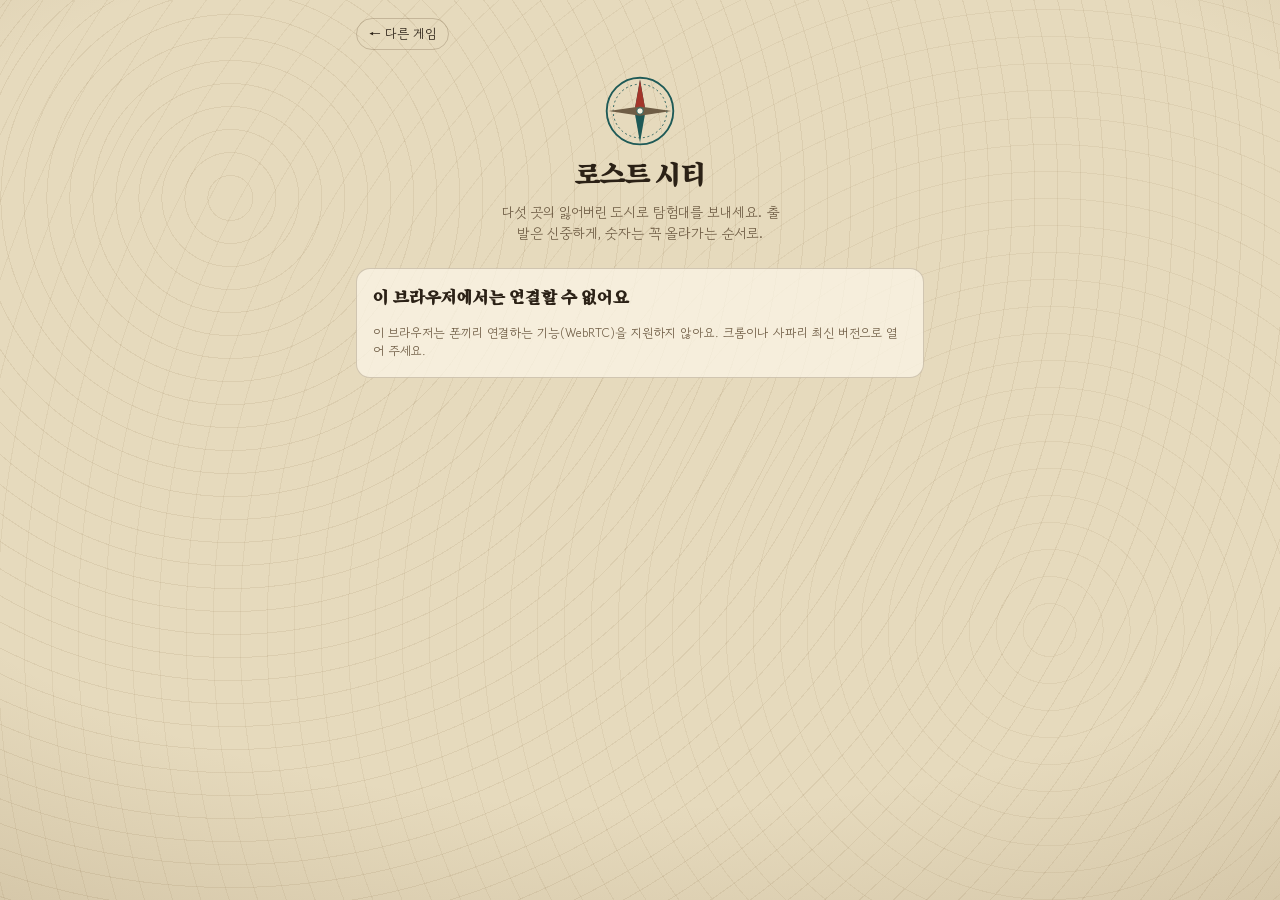
<file: lostcities/index.html>
<!doctype html>
<html lang="ko">
<head>
<meta charset="utf-8">
<meta name="viewport" content="width=device-width,initial-scale=1,viewport-fit=cover">
<title>로스트 시티</title>
<link rel="preconnect" href="https://fonts.googleapis.com">
<link rel="preconnect" href="https://fonts.gstatic.com" crossorigin>
<link rel="stylesheet" href="https://fonts.googleapis.com/css2?family=Song+Myung&family=Gowun+Dodum&family=Cinzel:wght@600;800&display=swap">
<link rel="stylesheet" href="../shared/duo.css?v=01cc91f">
<style>
/* Layout: an explorer's map table — rival expeditions on top, the five base-camp discard piles and the deck across the middle, your expeditions and hand below. */
:root {
  --bg: #e6dabd;
  --bg2: #f6efdd;
  --panel: rgba(250, 244, 228, .78);
  --line: rgba(74, 52, 26, .22);
  --fg: #2b2116;
  --muted: #6f5d45;
  --accent: #1e5a57;
  --accent-fg: #f6efdd;
  --danger: #a3352a;
  --ok: #2f7a4a;
  --sheet: #f6efdd;
  --scrim: rgba(40, 26, 10, .45);
  --f-display: "Song Myung", "Nanum Myeongjo", serif;
  --f-body: "Gowun Dodum", "Apple SD Gothic Neo", "Malgun Gothic", sans-serif;
  --f-num: "Cinzel", "Song Myung", Georgia, serif;
  --Y: #e0a12c; --Y-d: #7d4f10;
  --B: #2f7db3; --B-d: #12395a;
  --W: #b9c7d4; --W-d: #4e6072;
  --G: #4c9647; --G-d: #1d4621;
  --R: #d0472e; --R-d: #681c11;
}
body {
  background-color: var(--bg);
  background-image:
    repeating-radial-gradient(circle at 18% 22%, transparent 0 22px, rgba(110, 78, 34, .09) 22px 23px),
    repeating-radial-gradient(circle at 82% 70%, transparent 0 26px, rgba(110, 78, 34, .07) 26px 27px),
    radial-gradient(120% 90% at 50% 40%, transparent 55%, rgba(90, 60, 20, .22));
  background-attachment: fixed;
}
.duo-title { font-family: var(--f-num); letter-spacing: .06em; font-weight: 800; }
.mark-lc { font-family: var(--f-num); font-weight: 800; font-size: 46px; color: var(--accent); letter-spacing: .08em; display: flex; flex-direction: column; align-items: center; gap: 6px; }
.mark-lc .compass { width: 74px; height: 74px; }

.c-Y { --c: var(--Y); --d: var(--Y-d); } .c-B { --c: var(--B); --d: var(--B-d); } .c-W { --c: var(--W); --d: var(--W-d); }
.c-G { --c: var(--G); --d: var(--G-d); } .c-R { --c: var(--R); --d: var(--R-d); }

.lc-strip { display: flex; flex-wrap: wrap; gap: 6px 14px; align-items: center; font-size: 13px; color: var(--muted); padding: 8px 12px; border: 1px solid var(--line); border-radius: 12px; background: var(--panel); }
.lc-strip b { color: var(--fg); font-family: var(--f-num); font-size: 15px; }
.lc-who { display: flex; align-items: center; gap: 8px; font-size: 13px; color: var(--muted); }
.lc-who b { font-family: var(--f-display); font-size: 17px; color: var(--fg); font-weight: 400; }
.lc-who .turn { margin-left: auto; font-size: 12px; padding: 2px 10px; border-radius: 999px; background: var(--accent); color: var(--accent-fg); }
.lc-backs { display: flex; }
.lc-backs i { width: 12px; height: 17px; border-radius: 2px; margin-left: -4px; background: repeating-linear-gradient(45deg, #2c4f4d 0 3px, #24413f 3px 6px); border: 1px solid #c9b78f; }

.lc-cols { display: grid; grid-template-columns: repeat(5, minmax(0, 1fr)); gap: 6px; }
.lc-col { display: flex; flex-direction: column; gap: 2px; min-height: 64px; padding: 4px; border-radius: 8px; border: 1px dashed var(--line); background: rgba(255, 252, 240, .35); position: relative; }
.lc-col.top { justify-content: flex-end; }
.lc-col.can { border: 1.5px solid var(--accent); background: rgba(30, 90, 87, .1); cursor: pointer; }
.lc-col .lbl { font-size: 10.5px; text-align: center; color: var(--d); letter-spacing: .02em; }
.lc-col .score { font-family: var(--f-num); font-size: 13px; text-align: center; font-weight: 800; }
.lc-col .score.neg { color: var(--danger); }
.lc-col .score.pos { color: var(--ok); }
.lc-chip { height: 19px; border-radius: 4px; display: flex; align-items: center; justify-content: space-between; padding: 0 5px; font-family: var(--f-num); font-weight: 800; font-size: 13px; color: #fff; background: linear-gradient(90deg, var(--d), var(--c)); box-shadow: 0 1px 0 rgba(0,0,0,.25); }
.lc-chip.c-W { color: #1d2a36; background: linear-gradient(90deg, #8ea0b2, #e4ebf1); }
.lc-chip .seal { width: 13px; height: 13px; border-radius: 50%; background: #8f1f16; color: #f6efdd; font-family: var(--f-body); font-size: 8px; display: grid; place-items: center; }
.lc-chip.new { animation: drop .5s ease-out; }
@keyframes drop { from { transform: translateY(-14px); opacity: 0; } to { transform: none; opacity: 1; } }

.lc-camp { display: grid; grid-template-columns: repeat(6, minmax(0, 1fr)); gap: 6px; padding: 10px 8px; border-radius: 14px; background: rgba(43, 33, 22, .08); border: 1px solid var(--line); }
.lc-pile { display: flex; flex-direction: column; align-items: center; gap: 3px; background: none; border: none; padding: 0; min-width: 0; }
.lc-pile .slot { width: 100%; aspect-ratio: 5 / 7; border-radius: 7px; border: 1.5px dashed var(--d); opacity: .55; display: grid; place-items: center; overflow: hidden; }
.lc-pile .slot svg { width: 80%; opacity: .5; }
.lc-pile .cnt { font-size: 10.5px; color: var(--muted); }
.lc-pile.can .lc-card, .lc-pile.can .slot { box-shadow: 0 0 0 2.5px var(--accent), 0 0 14px rgba(30, 90, 87, .5); }
.lc-pile:disabled { cursor: default; }
.lc-pile.blocked .lc-card { filter: grayscale(.6) brightness(.85); }
.lc-deck { margin-bottom: 7px; width: 100%; aspect-ratio: 5 / 7; border-radius: 7px; display: grid; place-items: center; color: #e8d9b4; font-family: var(--f-num); font-weight: 800; font-size: 18px; background: radial-gradient(circle at 50% 40%, #2f5a57, #183634); border: 2px solid #c9b78f; box-shadow: 0 3px 0 #0f2422, 0 5px 0 #c9b78f, 0 7px 0 #0f2422; }

.lc-card { position: relative; width: 100%; aspect-ratio: 5 / 7; border-radius: 7px; overflow: hidden; display: flex; flex-direction: column; background: var(--d); box-shadow: 0 2px 6px rgba(40, 25, 5, .35); border: 1.5px solid #f3e7c6; }
.lc-card .art { flex: 0 0 58%; display: block; }
.lc-card .art svg { display: block; width: 100%; height: 100%; }
.lc-card .val { flex: 1; display: grid; place-items: center; font-family: var(--f-num); font-weight: 800; color: #fff6dd; font-size: clamp(15px, 5vw, 24px); line-height: 1; text-shadow: 0 1px 0 rgba(0,0,0,.4); }
.lc-card.c-W .val { color: #f8fbff; }
.lc-card .corner { position: absolute; top: 2px; left: 4px; font-family: var(--f-num); font-weight: 800; font-size: 11px; color: #fff; text-shadow: 0 1px 2px rgba(0,0,0,.6); }
.lc-card .stamp { width: 70%; aspect-ratio: 1; border-radius: 50%; border: 2px solid #f6d9a8; color: #fbe6c2; display: grid; place-items: center; font-family: var(--f-display); font-size: clamp(10px, 3vw, 14px); transform: rotate(-12deg); background: rgba(143, 31, 22, .85); }

.lc-hand { display: grid; grid-template-columns: repeat(8, minmax(0, 1fr)); gap: 5px; }
.lc-hand button { padding: 0; border: none; background: none; transition: transform .15s ease; min-width: 0; }
.lc-hand button.sel { transform: translateY(-10px); }
.lc-hand button.sel .lc-card { box-shadow: 0 0 0 2.5px var(--accent), 0 8px 14px rgba(30, 50, 40, .4); }
.lc-hand button:disabled { cursor: default; }
.lc-hand .drawn .lc-card::after { content: "새"; position: absolute; top: 2px; right: 3px; font-size: 9px; padding: 0 4px; border-radius: 4px; background: #fff6dd; color: var(--accent); }
.lc-say { font-size: 13.5px; text-align: center; color: var(--fg); margin: 0; min-height: 1.5em; text-wrap: balance; }
.lc-say em { font-style: normal; color: var(--accent); font-weight: 700; }
.lc-actions { display: flex; gap: 8px; }
.lc-actions .duo-btn { flex: 1; }
.lc-sec { display: flex; flex-direction: column; gap: 6px; }
.lc-round { display: flex; flex-direction: column; gap: 10px; }
.lc-round td.c { width: 22px; }
.lc-dot { display: inline-block; width: 10px; height: 10px; border-radius: 50%; background: var(--c); border: 1px solid var(--d); vertical-align: middle; }
.rule-cards { display: flex; gap: 6px; }
.rule-cards .lc-card { width: 46px; }
@media (max-width: 380px) { .lc-hand { gap: 3px; } .lc-cols, .lc-camp { gap: 4px; } }
</style>
</head>
<body>
<div class="duo" id="app"></div>
<div id="layer"></div>
<script src="../shared/duo.js?v=01cc91f"></script>
<script>
(() => {
"use strict";
const { esc, shuffle, rnd } = DuoUtil;
const COLORS = ["Y", "B", "W", "G", "R"];
const CNAME = { Y: "사막", B: "바다", W: "설산", G: "밀림", R: "화산" };
const CFULL = { Y: "노랑 · 사막", B: "파랑 · 해저 신전", W: "하양 · 히말라야", G: "초록 · 열대 밀림", R: "빨강 · 화산" };

/* ───── card art (one small landscape per expedition) ───── */
const ART = {
  Y: `<svg viewBox="0 0 60 40" preserveAspectRatio="xMidYMid slice"><defs><linearGradient id="sy" x1="0" y1="0" x2="0" y2="1"><stop offset="0" stop-color="#f7c96a"/><stop offset="1" stop-color="#f2e2b0"/></linearGradient></defs><rect width="60" height="40" fill="url(#sy)"/><circle cx="44" cy="12" r="6" fill="#fff3c4"/><path d="M20 30 L30 14 L40 30Z" fill="#c98a2a"/><path d="M30 14 L40 30 L33 30Z" fill="#9c6614"/><path d="M0 32 Q15 24 30 31 T60 29 V40 H0Z" fill="#d99a35"/><path d="M0 36 Q20 30 40 36 T60 35 V40 H0Z" fill="#b8771c"/></svg>`,
  B: `<svg viewBox="0 0 60 40" preserveAspectRatio="xMidYMid slice"><defs><linearGradient id="sb" x1="0" y1="0" x2="0" y2="1"><stop offset="0" stop-color="#5fb2df"/><stop offset="1" stop-color="#16507e"/></linearGradient></defs><rect width="60" height="40" fill="url(#sb)"/><rect x="24" y="16" width="4" height="18" fill="#cfe6f2" opacity=".75"/><rect x="32" y="20" width="4" height="14" fill="#cfe6f2" opacity=".6"/><path d="M21 16 H39 L36 13 H24Z" fill="#cfe6f2" opacity=".75"/><path d="M0 10 Q7 7 15 10 T30 10 T45 10 T60 10" stroke="#e6f6ff" stroke-width="1.4" fill="none"/><path d="M0 34 Q10 30 20 34 T40 34 T60 34 V40 H0Z" fill="#0c3456"/><circle cx="12" cy="24" r="1" fill="#e6f6ff"/><circle cx="15" cy="19" r="1.4" fill="#e6f6ff"/><circle cx="46" cy="22" r="1.2" fill="#e6f6ff"/></svg>`,
  W: `<svg viewBox="0 0 60 40" preserveAspectRatio="xMidYMid slice"><defs><linearGradient id="sw" x1="0" y1="0" x2="0" y2="1"><stop offset="0" stop-color="#9fb6cc"/><stop offset="1" stop-color="#e8eef3"/></linearGradient></defs><rect width="60" height="40" fill="url(#sw)"/><path d="M0 40 L18 12 L28 26 L38 8 L60 40Z" fill="#5f7385"/><path d="M18 12 L23 20 L20 19 L17 22 L14 18Z M38 8 L44 18 L40 16 L37 20 L33 16Z" fill="#fff"/><path d="M0 40 L12 28 L22 40Z" fill="#43566a"/><path d="M44 40 L52 30 L60 40Z" fill="#43566a"/></svg>`,
  G: `<svg viewBox="0 0 60 40" preserveAspectRatio="xMidYMid slice"><rect width="60" height="40" fill="#a9d18e"/><path d="M22 34 H38 V30 H35 V26 H32 V22 H28 V26 H25 V30 H22Z" fill="#7d7a5c"/><rect x="28.5" y="18" width="3" height="4" fill="#5e5b42"/><path d="M0 0 Q12 10 4 22 Q-2 14 0 0Z" fill="#2f6b2c"/><path d="M60 0 Q46 12 56 24 Q62 14 60 0Z" fill="#2f6b2c"/><path d="M10 40 Q4 26 16 18 Q14 30 10 40Z" fill="#3f8a3a"/><path d="M50 40 Q58 28 46 20 Q46 32 50 40Z" fill="#3f8a3a"/><path d="M0 36 Q30 30 60 36 V40 H0Z" fill="#245a24"/></svg>`,
  R: `<svg viewBox="0 0 60 40" preserveAspectRatio="xMidYMid slice"><defs><linearGradient id="sr" x1="0" y1="0" x2="0" y2="1"><stop offset="0" stop-color="#3a1a22"/><stop offset="1" stop-color="#b8432c"/></linearGradient></defs><rect width="60" height="40" fill="url(#sr)"/><path d="M8 40 L25 14 H35 L52 40Z" fill="#3b211d"/><path d="M25 14 H35 L33 20 Q30 24 27 20Z" fill="#ff9a3c"/><path d="M29 20 Q27 30 24 40 H28 Q30 30 31 21Z" fill="#ff6a2a"/><circle cx="30" cy="9" r="4" fill="#6b5a5a" opacity=".8"/><circle cx="34" cy="5" r="3.5" fill="#6b5a5a" opacity=".6"/><circle cx="27" cy="4" r="3" fill="#6b5a5a" opacity=".5"/><circle cx="22" cy="12" r="1" fill="#ffb347"/><circle cx="39" cy="11" r="1" fill="#ffb347"/></svg>`,
};
const COMPASS = `<svg class="compass" viewBox="0 0 80 80" aria-hidden="true"><circle cx="40" cy="40" r="36" fill="none" stroke="#1e5a57" stroke-width="2"/><circle cx="40" cy="40" r="29" fill="none" stroke="#1e5a57" stroke-width="1" stroke-dasharray="2 3"/><path d="M40 6 L46 40 L40 74 L34 40Z" fill="#1e5a57"/><path d="M40 6 L46 40 L34 40Z" fill="#a3352a"/><path d="M6 40 L40 35 L74 40 L40 45Z" fill="#6f5d45"/><circle cx="40" cy="40" r="3.5" fill="#f6efdd" stroke="#1e5a57"/></svg>`;

function cardHTML(c, extra = "") {
  const lab = c.v ? `${CNAME[c.c]} ${c.v}` : `${CNAME[c.c]} 투자`;
  return `<div class="lc-card c-${c.c} ${extra}" aria-label="${lab}"><span class="art">${ART[c.c]}</span>${c.v ? `<span class="corner">${c.v}</span><span class="val">${c.v}</span>` : `<span class="val"><span class="stamp">투자</span></span>`}</div>`;
}
const chipHTML = (c, isNew) => `<div class="lc-chip c-${c.c} ${isNew ? "new" : ""}">${c.v ? `<span>${c.v}</span>` : `<span class="seal">투</span><span>×</span>`}</div>`;

/* ───── rules engine ───── */
const empty = () => ({ Y: [], B: [], W: [], G: [], R: [] });
function makeDeck() {
  const d = []; let id = 0;
  for (const c of COLORS) { for (let k = 0; k < 3; k++) d.push({ id: id++, c, v: 0 }); for (let v = 2; v <= 10; v++) d.push({ id: id++, c, v }); }
  return shuffle(d);
}
function expScore(col) {
  if (!col.length) return 0;
  const w = col.filter(c => c.v === 0).length;
  const sum = col.reduce((a, c) => a + c.v, 0);
  return (sum - 20) * (1 + w) + (col.length >= 8 ? 20 : 0);
}
const roundScore = exp => COLORS.reduce((a, c) => a + expScore(exp[c]), 0);
function canPlay(col, card) {
  if (!col.length) return true;
  const top = col[col.length - 1];
  if (card.v === 0) return top.v === 0;
  return card.v > top.v;
}
function deal(g, first, names) {
  g.round += 1;
  const d = makeDeck();
  g.hands = [d.splice(0, 8), d.splice(0, 8)];
  g.deck = d; g.exp = [empty(), empty()]; g.discard = empty();
  g.turn = first; g.first = first; g.phase = "play"; g.justDiscarded = null; g.last = null; g.drawn = [null, null];
  g.log.push(`${g.round}라운드 시작 — ${names[first]} 님부터`);
  return g;
}
const sortHand = h => h.slice().sort((a, b) => COLORS.indexOf(a.c) - COLORS.indexOf(b.c) || a.v - b.v);
const cardText = c => c.v ? `${CNAME[c.c]} ${c.v}` : `${CNAME[c.c]} 투자 카드`;
const EUL = { 0: "를", 2: "를", 3: "을", 4: "를", 5: "를", 6: "을", 7: "을", 8: "을", 9: "를", 10: "을" };
const cardEul = c => cardText(c) + EUL[c.v];

const game = {
  id: "lostcities",
  title: "로스트 시티",
  mark: `<div class="mark-lc">${COMPASS}</div>`,
  tagline: "다섯 곳의 잃어버린 도시로 탐험대를 보내세요. 출발은 신중하게, 숫자는 꼭 올라가는 순서로.",
  options: [{ id: "rounds", label: "라운드 수", def: 3, choices: [{ v: 1, label: "1라운드 (짧게)" }, { v: 3, label: "3라운드 (정식)" }] }],
  setup(players, opts) {
    const g = { rounds: +opts.rounds || 3, round: 0, totals: [0, 0], history: [], log: [], over: false };
    return deal(g, rnd(2), players.map(p => p.name));
  },
  apply(g, seat, a, env) {
    const N = env.names;
    if (a.type === "next") {
      if (g.phase !== "roundEnd" || g.over) return null;
      return deal(g, 1 - g.first, N);
    }
    if (seat !== g.turn) return null;
    const hand = g.hands[seat];
    if (a.type === "play" || a.type === "discard") {
      if (g.phase !== "play") return null;
      const i = hand.findIndex(c => c.id === a.id);
      if (i < 0) return null;
      const card = hand[i];
      if (a.type === "play") {
        if (!canPlay(g.exp[seat][card.c], card)) return null;
        hand.splice(i, 1); g.exp[seat][card.c].push(card);
        g.justDiscarded = null;
        g.last = { seat, kind: "play", card };
        g.log.push(`${N[seat]} 님이 ${CNAME[card.c]} 탐험에 ${cardEul(card)} 놓았어요`);
      } else {
        hand.splice(i, 1); g.discard[card.c].push(card);
        g.justDiscarded = card.c;
        g.last = { seat, kind: "discard", card };
        g.log.push(`${N[seat]} 님이 ${cardEul(card)} 버렸어요`);
      }
      g.phase = "draw";
      return g;
    }
    if (a.type === "draw") {
      if (g.phase !== "draw") return null;
      let card;
      if (a.from === "deck") {
        if (!g.deck.length) return null;
        card = g.deck.pop();
        g.last.drew = "deck";
        g.log.push(`${N[seat]} 님이 덱에서 한 장 가져갔어요 (남은 덱 ${g.deck.length}장)`);
      } else {
        const pile = g.discard[a.from];
        if (!pile || !pile.length || a.from === g.justDiscarded) return null;
        card = pile.pop();
        g.last.drew = a.from; g.last.drewCard = card;
        g.log.push(`${N[seat]} 님이 버린 더미에서 ${cardEul(card)} 가져갔어요`);
      }
      hand.push(card);
      g.drawn[seat] = card.id;
      g.justDiscarded = null;
      if (!g.deck.length) {
        const sc = [roundScore(g.exp[0]), roundScore(g.exp[1])];
        g.history.push({ round: g.round, per: [COLORS.map(c => expScore(g.exp[0][c])), COLORS.map(c => expScore(g.exp[1][c]))], sc });
        g.totals = [g.totals[0] + sc[0], g.totals[1] + sc[1]];
        g.phase = "roundEnd";
        g.log.push(`덱이 바닥나 ${g.round}라운드 끝 — ${N[0]} ${sc[0]}점, ${N[1]} ${sc[1]}점`);
        if (g.round >= g.rounds) g.over = true;
      } else { g.turn = 1 - seat; g.phase = "play"; }
      return g;
    }
    return null;
  },
  render(ctx) {
    const g = ctx.g, N = ctx.names;
    const me = ctx.me < 0 ? 0 : ctx.me, op = 1 - me, spect = ctx.me < 0;
    const myTurn = !spect && g.turn === me && g.phase !== "roundEnd";
    const sel = ctx.ui.sel != null ? g.hands[me].find(c => c.id === ctx.ui.sel) : null;
    if (ctx.ui.sel != null && !sel) ctx.ui.sel = null;
    const lastId = g.last && g.last.card ? g.last.card.id : -1;

    const strip = `<div class="lc-strip"><span>${g.round}/${g.rounds} 라운드</span>
      <span>덱 <b class="num">${g.deck.length}</b>장</span>
      <span>누적 ${esc(N[me])} <b class="num">${g.totals[me]}</b> : <b class="num">${g.totals[op]}</b> ${esc(N[op])}</span></div>`;

    const cols = (seat, top) => `<div class="lc-cols">${COLORS.map(c => {
      const col = g.exp[seat][c];
      const can = seat === me && myTurn && g.phase === "play" && sel && sel.c === c && canPlay(col, sel);
      const sc = expScore(col);
      const chips = col.map(x => chipHTML(x, x.id === lastId)).join("");
      const score = col.length ? `<div class="score ${sc < 0 ? "neg" : "pos"}">${sc > 0 ? "+" : ""}${sc}</div>` : `<div class="score" style="opacity:.35">·</div>`;
      return `<div class="lc-col c-${c} ${top ? "top" : ""} ${can ? "can" : ""}" ${can ? `data-a="col" data-c="${c}" role="button" aria-label="${CNAME[c]} 탐험에 놓기"` : ""}>
        ${top ? score + chips : `<div class="lbl">${CNAME[c]}</div>` + chips + score}</div>`;
    }).join("")}</div>`;

    const camp = `<div class="lc-camp">${COLORS.map(c => {
      const pile = g.discard[c];
      const top = pile[pile.length - 1];
      const canDraw = myTurn && g.phase === "draw" && pile.length && c !== g.justDiscarded;
      const canDiscard = myTurn && g.phase === "play" && sel && sel.c === c;
      const blocked = myTurn && g.phase === "draw" && c === g.justDiscarded;
      return `<button class="lc-pile c-${c} ${canDraw || canDiscard ? "can" : ""} ${blocked ? "blocked" : ""}" data-a="pile" data-c="${c}" ${canDraw || canDiscard ? "" : "disabled"} aria-label="${CNAME[c]} 버린 더미 ${pile.length}장">
        ${top ? cardHTML(top) : `<span class="slot">${ART[c]}</span>`}<span class="cnt">${pile.length ? pile.length + "장" : CNAME[c]}</span></button>`;
    }).join("")}
      <button class="lc-pile ${myTurn && g.phase === "draw" ? "can" : ""}" data-a="deck" ${myTurn && g.phase === "draw" ? "" : "disabled"} aria-label="덱에서 가져오기"><span class="lc-deck">${g.deck.length}</span><span class="cnt">덱</span></button></div>`;

    let say;
    if (g.phase === "roundEnd") say = "";
    else if (spect) say = `${esc(N[g.turn])} 님 차례`;
    else if (!myTurn) say = `${esc(N[op])} 님이 고민 중이에요…`;
    else if (g.phase === "play") say = sel ? `<em>${cardText(sel)}</em> — 탐험에 놓거나 같은 색 더미에 버리세요` : "손에서 카드 한 장을 고르세요";
    else say = `이제 한 장 가져오세요 — <em>덱</em>이나 버린 더미 맨 위 카드${g.justDiscarded ? ` (방금 버린 ${CNAME[g.justDiscarded]} 더미는 안 돼요)` : ""}`;

    const hand = spect ? "" : `<div class="lc-hand">${sortHand(g.hands[me]).map(c => `<button data-a="card" data-id="${c.id}" class="${ctx.ui.sel === c.id ? "sel" : ""} ${g.drawn[me] === c.id ? "drawn" : ""}" ${myTurn && g.phase === "play" ? "" : "disabled"}>${cardHTML(c)}</button>`).join("")}</div>`;
    const actions = myTurn && g.phase === "play" && sel ? `<div class="lc-actions">
      <button class="duo-btn primary" data-a="play" ${canPlay(g.exp[me][sel.c], sel) ? "" : "disabled"}><b>탐험에 놓기</b><span>${canPlay(g.exp[me][sel.c], sel) ? (g.exp[me][sel.c].length ? "탐험을 이어가요" : "새 탐험 출발 (−20점부터)") : sel.v ? "더 큰 숫자만 놓을 수 있어요" : "투자 카드는 숫자보다 먼저"}</span></button>
      <button class="duo-btn" data-a="discard"><b>버리기</b><span>${CNAME[sel.c]} 더미 위에 놓아요</span></button></div>` : "";

    let roundPanel = "";
    if (g.phase === "roundEnd") {
      const h = g.history[g.history.length - 1];
      roundPanel = `<div class="duo-panel lc-round"><h2>${h.round}라운드 정산</h2>
        <table class="duo-table"><thead><tr><th></th><th>${esc(N[0])}</th><th>${esc(N[1])}</th></tr></thead><tbody>
        ${COLORS.map((c, i) => `<tr class="c-${c}"><td><span class="lc-dot"></span> ${CNAME[c]}</td><td class="num">${h.per[0][i]}</td><td class="num">${h.per[1][i]}</td></tr>`).join("")}
        <tr><td><b>이번 라운드</b></td><td class="num"><b>${h.sc[0]}</b></td><td class="num"><b>${h.sc[1]}</b></td></tr>
        <tr><td>누적</td><td class="num">${g.totals[0]}</td><td class="num">${g.totals[1]}</td></tr></tbody></table>
        ${g.over ? finalLine(g, N) : ""}
        ${spect ? "" : g.over ? `<div class="duo-row"><button class="duo-btn primary" data-duo="again"><b>한 판 더</b><span>같은 둘이서 처음부터</span></button><button class="duo-btn" data-duo="lobby"><b>처음 화면</b><span>설정 바꾸기</span></button></div>`
          : `<div class="duo-row"><button class="duo-btn primary" data-a="next"><b>${g.round + 1}라운드 시작</b><span>${esc(N[1 - g.first])} 님부터 시작해요</span></button></div>`}</div>`;
    }

    return `<div class="lc-sec">${strip}</div>
      <section class="lc-sec" aria-label="상대 탐험대">
        <div class="lc-who"><b>${esc(N[op])}</b><span class="lc-backs">${g.hands[op].map(() => "<i></i>").join("")}</span>${g.turn === op && g.phase !== "roundEnd" ? `<span class="turn">차례</span>` : ""}</div>
        ${cols(op, true)}</section>
      <section aria-label="베이스캠프">${camp}</section>
      <section class="lc-sec" aria-label="내 탐험대">${cols(me, false)}
        <div class="lc-who"><b>${spect ? esc(N[me]) : "나 (" + esc(N[me]) + ")"}</b>${g.turn === me && g.phase !== "roundEnd" ? `<span class="turn">차례</span>` : ""}</div></section>
      ${roundPanel}
      <p class="lc-say">${say}</p>
      ${hand}${actions}`;
  },
  onClick(el, ctx) {
    const g = ctx.g, a = el.dataset.a;
    const me = ctx.me;
    if (a === "card") { const id = +el.dataset.id; ctx.ui.sel = ctx.ui.sel === id ? null : id; ctx.rerender(); return; }
    if (a === "next") { ctx.act({ type: "next" }); return; }
    if (a === "play" || a === "col") { if (ctx.ui.sel != null && ctx.act({ type: "play", id: ctx.ui.sel })) ctx.ui.sel = null; return; }
    if (a === "discard") { if (ctx.ui.sel != null && ctx.act({ type: "discard", id: ctx.ui.sel })) ctx.ui.sel = null; return; }
    if (a === "deck") { ctx.act({ type: "draw", from: "deck" }); return; }
    if (a === "pile") {
      const c = el.dataset.c;
      if (g.phase === "play") { const sel = g.hands[me].find(x => x.id === ctx.ui.sel); if (sel && sel.c === c && ctx.act({ type: "discard", id: sel.id })) ctx.ui.sel = null; }
      else ctx.act({ type: "draw", from: c });
    }
  },
  rules: `
  <p>둘이서 다섯 곳의 잃어버린 도시로 탐험대를 보내 점수를 겨루는 게임이에요. 탐험은 떠나는 순간 빚(−20점)을 지고 시작해서, 카드를 많이 쌓아야 이익이 나요.</p>
  <h3>카드</h3>
  <p>사막·바다·설산·밀림·화산 다섯 색. 색마다 숫자 2~10 한 장씩, 그리고 <b>투자 카드</b> 3장 — 모두 60장이에요. 각자 8장을 들고 시작해요.</p>
  <div class="rule-cards">${cardHTML({ c: "Y", v: 0 })}${cardHTML({ c: "B", v: 3 })}${cardHTML({ c: "W", v: 7 })}${cardHTML({ c: "G", v: 10 })}</div>
  <h3>내 차례 (두 단계)</h3>
  <ol>
    <li><b>카드 한 장 내기</b> — 둘 중 하나
      <ul><li><b>탐험에 놓기</b>: 내 쪽 같은 색 줄에 놓아요. 숫자는 <b>앞에 놓인 숫자보다 커야</b> 해요 (같은 숫자도 안 돼요). 투자 카드는 그 색에 숫자 카드를 놓기 <b>전에만</b> 놓을 수 있어요.</li>
      <li><b>버리기</b>: 가운데 같은 색 더미 위에 앞면으로 버려요.</li></ul></li>
    <li><b>카드 한 장 가져오기</b> — 덱 맨 위, 또는 아무 버린 더미의 맨 위 카드. 단, 방금 내가 버린 카드는 바로 다시 가져올 수 없어요.</li>
  </ol>
  <h3>라운드가 끝나는 때</h3>
  <p>덱의 마지막 카드를 누가 가져가는 순간 바로 끝나요. 덱 숫자를 잘 보고 버린 더미에서 가져오며 시간을 끄는 것도 작전이에요.</p>
  <h3>점수 계산 (탐험 하나마다)</h3>
  <ul>
    <li>출발하지 않은 탐험은 0점.</li>
    <li>출발한 탐험: <b>(숫자 합 − 20) × (투자 카드 수 + 1)</b>. 투자 1장이면 ×2, 2장 ×3, 3장 ×4. 손해도 그만큼 커져요.</li>
    <li>카드가 8장 이상이면 <b>+20점 보너스</b> (곱한 뒤에 더해요).</li>
  </ul>
  <p class="sub">예: 투자 1장 + 4, 6, 9 → (19 − 20) × 2 = −2점. 투자 없이 3, 5, 7, 8, 10 → 33 − 20 = +13점.</p>
  <h3>정식 게임</h3>
  <p>3라운드를 하고 점수를 더해 높은 사람이 이겨요. 라운드마다 먼저 시작하는 사람이 바뀌어요.</p>
  <h3>이 화면 보는 법</h3>
  <ul><li>손패를 누르면 선택돼요. 놓을 수 있는 탐험 줄과 버릴 더미가 테두리로 표시돼요. 줄이나 더미를 직접 눌러도 돼요.</li>
  <li>각 탐험 줄 아래 숫자는 지금 끝난다면 받을 점수예요.</li>
  <li>방금 가져온 카드에는 '새' 표시가 붙어요.</li></ul>`,
};
function finalLine(g, N) {
  const [a, b] = g.totals;
  const t = a === b ? `무승부! ${a} : ${b}` : `${esc(N[a > b ? 0 : 1])} 님 승리! ${Math.max(a, b)} : ${Math.min(a, b)}`;
  return `<p style="text-align:center;font-family:var(--f-display);font-size:22px;color:var(--accent);margin:0">${t}</p>`;
}
Duo(game);
})();
</script>
</body>
</html>
</file>
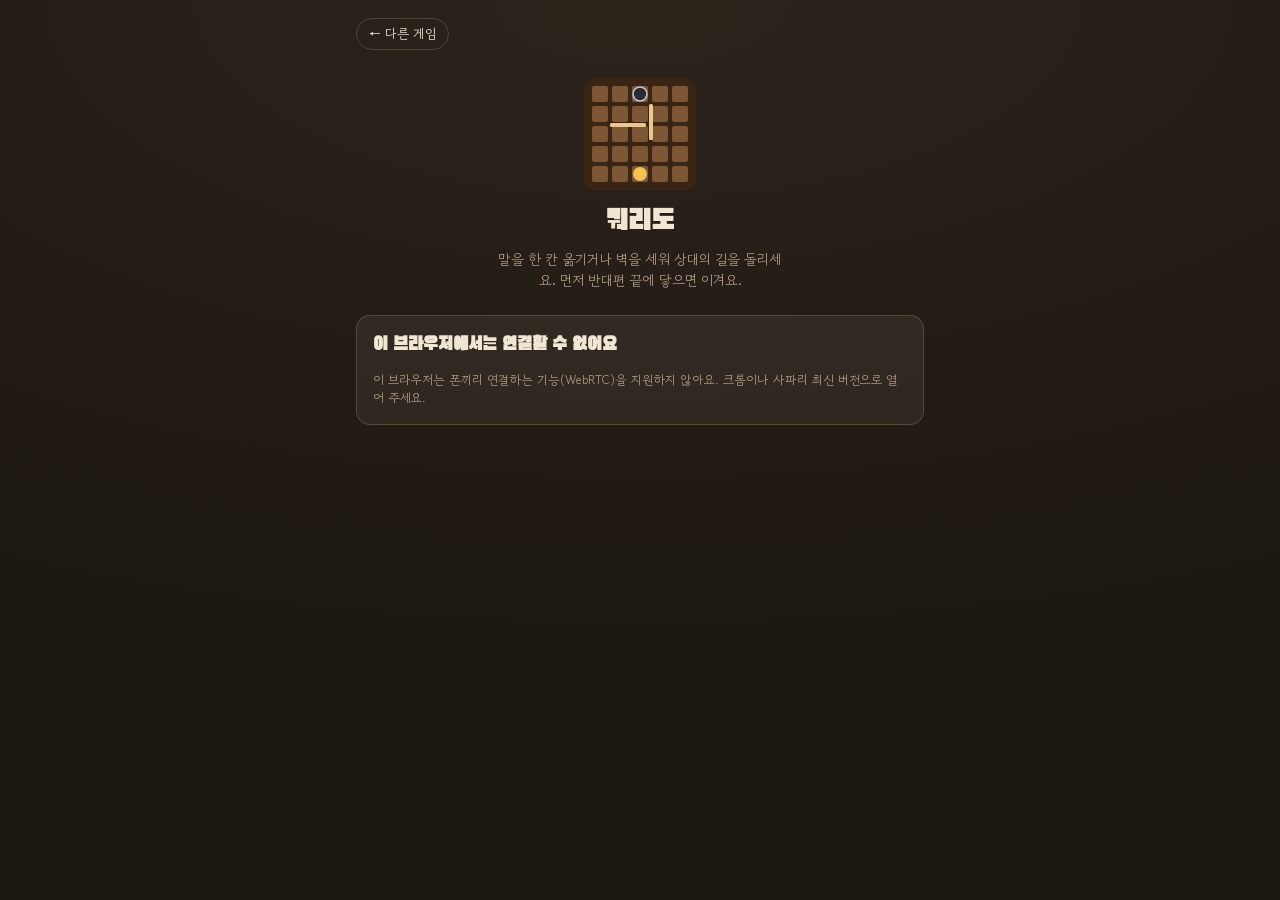
<file: quoridor/index.html>
<!doctype html>
<html lang="ko">
<head>
<meta charset="utf-8">
<meta name="viewport" content="width=device-width,initial-scale=1,viewport-fit=cover">
<title>쿼리도</title>
<link rel="preconnect" href="https://fonts.googleapis.com">
<link rel="preconnect" href="https://fonts.gstatic.com" crossorigin>
<link rel="stylesheet" href="https://fonts.googleapis.com/css2?family=Black+Han+Sans&family=Gowun+Dodum&display=swap">
<link rel="stylesheet" href="../shared/duo.css?v=01cc91f">
<style>
/* Layout: a walnut board with maple walls fills the width; wall counts and the move/wall switch sit above and below it. */
:root {
  color-scheme: dark;
  --bg: #1d1712;
  --bg2: #2a2119;
  --panel: rgba(255, 240, 215, .06);
  --line: rgba(232, 200, 143, .2);
  --fg: #f1e6d3;
  --muted: #b39f84;
  --accent: #e8c88f;
  --accent-fg: #2a1a0e;
  --danger: #ff7a6b;
  --ok: #8fd18a;
  --sheet: #2a2119;
  --scrim: rgba(10, 6, 2, .6);
  --f-display: "Black Han Sans", "Gowun Dodum", sans-serif;
  --f-body: "Gowun Dodum", "Apple SD Gothic Neo", "Malgun Gothic", sans-serif;
  --gold: #f2c14e;
  --onyx: #2c2b33;
  --maple: #e8c88f;
}
body {
  background-color: var(--bg);
  background-image: radial-gradient(110% 70% at 50% 0%, #2c231b, var(--bg));
  background-attachment: fixed;
}
.duo-title { color: var(--maple); font-weight: 400; letter-spacing: .02em; }
.mark-q { width: 120px; height: 120px; }

.q-who { display: flex; align-items: center; gap: 10px; font-size: 13px; color: var(--muted); }
.q-who b { font-family: var(--f-display); font-weight: 400; font-size: 18px; color: var(--fg); }
.q-who .pawn { width: 18px; height: 18px; border-radius: 50%; flex: none; }
.q-who .turn { margin-left: auto; font-size: 12px; padding: 2px 10px; border-radius: 999px; background: var(--accent); color: var(--accent-fg); }
.q-left { display: flex; gap: 3px; }
.q-left i { width: 4px; height: 16px; border-radius: 1px; background: var(--maple); box-shadow: 0 1px 0 #7a5a33; }
.q-left i.used { background: rgba(232, 200, 143, .15); box-shadow: none; }
.p0 { background: radial-gradient(circle at 35% 30%, #fff2c2, var(--gold) 45%, #a8781a); box-shadow: 0 2px 4px rgba(0,0,0,.6); }
.p1 { background: radial-gradient(circle at 35% 30%, #8a8a98, var(--onyx) 50%, #121216); box-shadow: 0 2px 4px rgba(0,0,0,.6), inset 0 0 0 1.5px #c9c9d6; }

.qb { position: relative; width: 100%; max-width: 520px; margin: 0 auto; aspect-ratio: 1; border-radius: 14px; padding: 3.2%; box-sizing: border-box;
  background: linear-gradient(135deg, #4a2f1b, #3a2414); box-shadow: inset 0 0 0 2px #6b4a2f, 0 14px 30px rgba(0, 0, 0, .5); }
.qb-in { position: relative; width: 100%; height: 100%; }
.qc { position: absolute; border-radius: 4px; background: linear-gradient(145deg, #7d5636, #6a4529); box-shadow: inset 0 -2px 0 rgba(0,0,0,.25), inset 0 1px 0 rgba(255,255,255,.08); border: none; padding: 0; }
.qc.goal0 { background: linear-gradient(145deg, #8a6538, #74522c); }
.qc.goal1 { background: linear-gradient(145deg, #6c5246, #574036); }
.qc.can { cursor: pointer; }
.qc.can::after { content: ""; position: absolute; inset: 32%; border-radius: 50%; background: rgba(242, 193, 78, .75); box-shadow: 0 0 10px rgba(242, 193, 78, .8); }
.qc.can:hover::after { inset: 24%; }
.qc.from { box-shadow: inset 0 0 0 2px rgba(242, 193, 78, .45); }
.qpawn { position: absolute; border-radius: 50%; pointer-events: none; transition: left .25s ease, top .25s ease; }
.qpawn::after { content: ""; position: absolute; inset: 22%; border-radius: 50%; border: 1.5px solid rgba(255, 255, 255, .35); }
.qw { position: absolute; border-radius: 3px; background: linear-gradient(180deg, #f3dcae, var(--maple) 50%, #c9a165); box-shadow: 0 2px 4px rgba(0,0,0,.55); pointer-events: none; }
.qw.last { box-shadow: 0 0 0 2px rgba(255, 255, 255, .7), 0 0 14px rgba(232, 200, 143, .9); }
.qw.preview { opacity: .85; background: repeating-linear-gradient(45deg, #fff2cf 0 4px, #e8c88f 4px 8px); }
.qw.bad { background: repeating-linear-gradient(45deg, #ff7a6b 0 4px, #a2392e 4px 8px); }
.qx { position: absolute; transform: translate(-50%, -50%); width: 9%; aspect-ratio: 1; border-radius: 50%; border: none; padding: 0; background: rgba(232, 200, 143, .18); }
.qx::after { content: ""; position: absolute; inset: 35%; border-radius: 50%; background: rgba(232, 200, 143, .7); }
.qx.on { background: rgba(232, 200, 143, .45); }
.qx:hover { background: rgba(232, 200, 143, .35); }

.q-modes { display: flex; gap: 6px; }
.q-modes button { flex: 1; padding: 10px; border-radius: 12px; border: 1px solid var(--line); background: transparent; font-size: 14px; }
.q-modes button[aria-pressed=true] { border-color: var(--accent); color: var(--accent); background: var(--panel); }
.q-say { margin: 0; text-align: center; font-size: 14px; min-height: 1.5em; text-wrap: balance; }
.q-say em { font-style: normal; color: var(--accent); }
.q-say .bad { color: var(--danger); }
.q-wallbar { display: flex; gap: 8px; }
.q-wallbar .duo-btn { flex: 1; }
.q-legend { display: flex; justify-content: center; gap: 14px; font-size: 12px; color: var(--muted); }
</style>
</head>
<body>
<div class="duo" id="app"></div>
<div id="layer"></div>
<script src="../shared/duo.js?v=01cc91f"></script>
<script>
(() => {
"use strict";
const { esc } = DuoUtil;
const N9 = 9, G = 0.24, U = 100 / (N9 + (N9 - 1) * G);
const GOAL = [0, 8];
const DIRS = [[-1, 0], [1, 0], [0, -1], [0, 1]];

/* ───── rules engine ───── */
const wallSet = walls => { const s = new Set(); walls.forEach(w => s.add(w.o + w.r + "," + w.c)); return s; };
function blocked(ws, r, c, dr, dc) {
  const H = (a, b) => ws.has("h" + a + "," + b), V = (a, b) => ws.has("v" + a + "," + b);
  if (dr === 1) return H(r, c) || H(r, c - 1);
  if (dr === -1) return H(r - 1, c) || H(r - 1, c - 1);
  if (dc === 1) return V(r, c) || V(r - 1, c);
  return V(r, c - 1) || V(r - 1, c - 1);
}
const inside = (r, c) => r >= 0 && r < N9 && c >= 0 && c < N9;
const canStep = (ws, r, c, dr, dc) => inside(r + dr, c + dc) && !blocked(ws, r, c, dr, dc);
function legalMoves(g, seat) {
  const ws = wallSet(g.walls);
  const [r, c] = g.pos[seat], [or, oc] = g.pos[1 - seat];
  const out = [];
  for (const [dr, dc] of DIRS) {
    if (!canStep(ws, r, c, dr, dc)) continue;
    const nr = r + dr, nc = c + dc;
    if (nr !== or || nc !== oc) { out.push([nr, nc]); continue; }
    if (canStep(ws, nr, nc, dr, dc)) { out.push([nr + dr, nc + dc]); continue; }
    for (const [er, ec] of dr ? [[0, -1], [0, 1]] : [[-1, 0], [1, 0]]) {
      if (canStep(ws, nr, nc, er, ec)) out.push([nr + er, nc + ec]);
    }
  }
  return out;
}
function hasPath(ws, [r0, c0], goalRow) {
  const seen = new Set([r0 * 9 + c0]); const q = [[r0, c0]];
  while (q.length) {
    const [r, c] = q.shift();
    if (r === goalRow) return true;
    for (const [dr, dc] of DIRS) {
      if (!canStep(ws, r, c, dr, dc)) continue;
      const k = (r + dr) * 9 + c + dc;
      if (!seen.has(k)) { seen.add(k); q.push([r + dr, c + dc]); }
    }
  }
  return false;
}
function wallProblem(g, seat, w) {
  if (g.left[seat] <= 0) return "벽을 다 썼어요";
  if (w.r < 0 || w.r > 7 || w.c < 0 || w.c > 7 || (w.o !== "h" && w.o !== "v")) return "놓을 수 없는 자리예요";
  const ws = wallSet(g.walls);
  if (ws.has("h" + w.r + "," + w.c) || ws.has("v" + w.r + "," + w.c)) return "다른 벽과 겹치거나 엇갈려요";
  if (w.o === "h" && (ws.has("h" + w.r + "," + (w.c - 1)) || ws.has("h" + w.r + "," + (w.c + 1)))) return "다른 벽과 겹쳐요";
  if (w.o === "v" && (ws.has("v" + (w.r - 1) + "," + w.c) || ws.has("v" + (w.r + 1) + "," + w.c))) return "다른 벽과 겹쳐요";
  ws.add(w.o + w.r + "," + w.c);
  if (!hasPath(ws, g.pos[0], GOAL[0]) || !hasPath(ws, g.pos[1], GOAL[1])) return "길을 완전히 막으면 안 돼요";
  return "";
}

/* ───── board geometry (percent of the inner board) ───── */
const cellXY = (r, c) => ({ x: c * (1 + G) * U, y: r * (1 + G) * U });
function wallRect(w) {
  if (w.o === "h") return { x: w.c * (1 + G) * U, y: ((w.r + 1) * (1 + G) - G) * U, w: (2 + G) * U, h: G * U };
  return { x: ((w.c + 1) * (1 + G) - G) * U, y: w.r * (1 + G) * U, w: G * U, h: (2 + G) * U };
}
const pct = v => v.toFixed(3) + "%";

const MARK = `<svg class="mark-q" viewBox="0 0 120 120" aria-hidden="true"><rect x="4" y="4" width="112" height="112" rx="12" fill="#3a2414"/>${Array.from({ length: 25 }, (_, i) => `<rect x="${12 + (i % 5) * 20}" y="${12 + Math.floor(i / 5) * 20}" width="16" height="16" rx="2" fill="#7d5636"/>`).join("")}<rect x="30" y="49" width="36" height="4" rx="1.5" fill="#e8c88f"/><rect x="69" y="30" width="4" height="36" rx="1.5" fill="#e8c88f"/><circle cx="60" cy="100" r="7" fill="#f2c14e"/><circle cx="60" cy="20" r="7" fill="#2c2b33" stroke="#c9c9d6" stroke-width="1.5"/></svg>`;

const game = {
  id: "quoridor",
  title: "쿼리도",
  mark: MARK,
  tagline: "말을 한 칸 옮기거나 벽을 세워 상대의 길을 돌리세요. 먼저 반대편 끝에 닿으면 이겨요.",
  setup(players) {
    return { pos: [[8, 4], [0, 4]], walls: [], left: [10, 10], turn: Math.random() < .5 ? 0 : 1, winner: null, last: null, log: [] };
  },
  apply(g, seat, a, env) {
    if (g.winner != null || seat !== g.turn) return null;
    const N = env.names;
    if (a.type === "move") {
      if (!legalMoves(g, seat).some(([r, c]) => r === a.r && c === a.c)) return null;
      g.last = { type: "move", seat, from: g.pos[seat].slice(), to: [a.r, a.c] };
      g.pos[seat] = [a.r, a.c];
      g.log.push(`${N[seat]} 님이 말을 옮겼어요`);
      if (a.r === GOAL[seat]) { g.winner = seat; g.log.push(`${N[seat]} 님이 건너편에 도착했어요!`); return g; }
    } else if (a.type === "wall") {
      const w = { r: a.r, c: a.c, o: a.o };
      if (wallProblem(g, seat, w)) return null;
      g.walls.push(w); g.left[seat] -= 1;
      g.last = { type: "wall", seat, wall: w };
      g.log.push(`${N[seat]} 님이 ${w.o === "h" ? "가로" : "세로"} 벽을 세웠어요 (남은 벽 ${g.left[seat]}개)`);
    } else return null;
    g.turn = 1 - seat;
    return g;
  },
  result(g, ctx) {
    if (g.winner == null) return null;
    return { title: `${esc(ctx.names[g.winner])} 님 승리!`, html: `<p class="sub" style="text-align:center;margin:0">말이 먼저 건너편 끝줄에 닿았어요. 사용한 벽 ${10 - g.left[g.winner]}개.</p>` };
  },
  render(ctx) {
    const g = ctx.g, N = ctx.names;
    const me = ctx.me < 0 ? 0 : ctx.me, op = 1 - me, spect = ctx.me < 0;
    const flip = me === 1;           // 내 말이 항상 아래쪽
    const R = r => flip ? 8 - r : r, C = c => flip ? 8 - c : c;
    const myTurn = !spect && g.turn === me && g.winner == null;
    const mode = ctx.ui.mode || "move";
    const moves = myTurn && mode === "move" ? legalMoves(g, me) : [];

    let cells = "";
    for (let r = 0; r < 9; r++) for (let c = 0; c < 9; c++) {
      const can = moves.some(([a, b]) => a === r && b === c);
      const p = cellXY(R(r), C(c));
      const goal = r === GOAL[me] ? "goal" + me : r === GOAL[op] ? "goal" + op : "";
      const from = g.last && g.last.type === "move" && g.last.from[0] === r && g.last.from[1] === c ? "from" : "";
      const style = `left:${pct(p.x)};top:${pct(p.y)};width:${pct(U)};height:${pct(U)}`;
      cells += can ? `<button class="qc can ${goal}" data-a="mv" data-r="${r}" data-c="${c}" style="${style}" aria-label="${r + 1}행 ${c + 1}열로 이동"></button>`
        : `<span class="qc ${goal} ${from}" style="${style}"></span>`;
    }
    const pawns = [0, 1].map(s => { const [r, c] = g.pos[s]; const p = cellXY(R(r), C(c)); return `<span class="qpawn p${s}" style="left:${pct(p.x + U * .14)};top:${pct(p.y + U * .14)};width:${pct(U * .72)};height:${pct(U * .72)}" aria-label="${esc(N[s])} 말"></span>`; }).join("");
    const disp = w => flip ? { r: 7 - w.r, c: 7 - w.c, o: w.o } : w;
    const walls = g.walls.map(w => { const q = wallRect(disp(w)); const last = g.last && g.last.type === "wall" && g.last.wall.r === w.r && g.last.wall.c === w.c && g.last.wall.o === w.o; return `<span class="qw ${last ? "last" : ""}" style="left:${pct(q.x)};top:${pct(q.y)};width:${pct(q.w)};height:${pct(q.h)}"></span>`; }).join("");

    let hot = "", preview = "", problem = "";
    if (myTurn && mode === "wall") {
      const pv = ctx.ui.pv;
      for (let r = 0; r < 8; r++) for (let c = 0; c < 8; c++) {
        const x = ((C(c) + (flip ? -1 : 0) + 1) * (1 + G) - G / 2) * U, y = ((R(r) + (flip ? -1 : 0) + 1) * (1 + G) - G / 2) * U;
        const on = pv && pv.r === r && pv.c === c;
        hot += `<button class="qx ${on ? "on" : ""}" data-a="x" data-r="${r}" data-c="${c}" style="left:${pct(x)};top:${pct(y)}" aria-label="교차점 ${r + 1},${c + 1}"></button>`;
      }
      if (pv) {
        problem = wallProblem(g, me, pv);
        const q = wallRect(disp(pv));
        preview = `<span class="qw preview ${problem ? "bad" : ""}" style="left:${pct(q.x)};top:${pct(q.y)};width:${pct(q.w)};height:${pct(q.h)}"></span>`;
      }
    }

    const leftBar = s => `<span class="q-left" aria-label="남은 벽 ${g.left[s]}개">${Array.from({ length: 10 }, (_, i) => `<i class="${i < g.left[s] ? "" : "used"}"></i>`).join("")}</span>`;
    const who = s => `<div class="q-who"><span class="pawn p${s}"></span><b>${s === me && !spect ? "나 (" + esc(N[s]) + ")" : esc(N[s])}</b>${leftBar(s)}${g.turn === s && g.winner == null ? `<span class="turn">차례</span>` : ""}</div>`;

    let say;
    if (g.winner != null) say = `<em>${esc(N[g.winner])}</em> 님이 건너편에 도착했어요!`;
    else if (spect) say = `${esc(N[g.turn])} 님 차례`;
    else if (!myTurn) say = `${esc(N[op])} 님이 고민 중이에요…`;
    else if (mode === "move") say = "노란 점이 있는 칸을 눌러 말을 옮기세요";
    else if (!ctx.ui.pv) say = g.left[me] ? "벽을 세울 교차점을 누르세요. 같은 점을 한 번 더 누르면 방향이 바뀌어요" : `<span class="bad">벽을 다 썼어요. 말을 옮겨야 해요</span>`;
    else say = problem ? `<span class="bad">${problem}</span>` : `<em>${ctx.ui.pv.o === "h" ? "가로" : "세로"} 벽</em> — 맞으면 "여기에 세우기"를 누르세요`;

    const modes = myTurn ? `<div class="q-modes" role="group" aria-label="할 일">
      <button data-a="mode" data-v="move" aria-pressed="${mode === "move"}">말 옮기기</button>
      <button data-a="mode" data-v="wall" aria-pressed="${mode === "wall"}" ${g.left[me] ? "" : "disabled"}>벽 세우기 (${g.left[me]})</button></div>` : "";
    const wallbar = myTurn && mode === "wall" && ctx.ui.pv ? `<div class="q-wallbar">
      <button class="duo-btn" data-a="rot"><b>방향 바꾸기</b><span>지금: ${ctx.ui.pv.o === "h" ? "가로" : "세로"}</span></button>
      <button class="duo-btn primary" data-a="place" ${problem ? "disabled" : ""}><b>여기에 세우기</b><span>벽 1개를 써요</span></button></div>` : "";

    const top = op, bottom = me;
    return `${who(top)}
      <div class="qb"><div class="qb-in">${cells}${walls}${preview}${pawns}${hot}</div></div>
      ${who(bottom)}
      <p class="q-say">${say}</p>
      ${modes}${wallbar}`;
  },
  onClick(el, ctx) {
    const a = el.dataset.a, g = ctx.g;
    if (a === "mv") { ctx.act({ type: "move", r: +el.dataset.r, c: +el.dataset.c }); return; }
    if (a === "mode") { ctx.ui.mode = el.dataset.v; ctx.ui.pv = null; ctx.rerender(); return; }
    if (a === "x") {
      const r = +el.dataset.r, c = +el.dataset.c, pv = ctx.ui.pv;
      if (pv && pv.r === r && pv.c === c) pv.o = pv.o === "h" ? "v" : "h";
      else ctx.ui.pv = { r, c, o: pv ? pv.o : "h" };
      ctx.rerender(); return;
    }
    if (a === "rot" && ctx.ui.pv) { ctx.ui.pv.o = ctx.ui.pv.o === "h" ? "v" : "h"; ctx.rerender(); return; }
    if (a === "place" && ctx.ui.pv) { const pv = ctx.ui.pv; if (ctx.act({ type: "wall", r: pv.r, c: pv.c, o: pv.o })) { ctx.ui.pv = null; ctx.ui.mode = "move"; } }
  },
  rules: `
  <p>9×9 판 위에서 내 말을 반대편 끝줄로 먼저 보내면 이기는 게임이에요. 상대를 막는 벽을 얼마나 잘 쓰느냐가 승부예요.</p>
  <h3>준비</h3>
  <p>각자 자기 쪽 끝줄 가운데에 말을 두고, 벽을 10개씩 가져요.</p>
  <h3>내 차례 (둘 중 하나)</h3>
  <ol>
    <li><b>말 옮기기</b>: 위·아래·왼쪽·오른쪽으로 한 칸. 대각선은 안 돼요. 벽을 넘어갈 수 없어요.</li>
    <li><b>벽 세우기</b>: 칸 사이 홈에 두 칸 길이의 벽을 가로나 세로로 세워요. 벽끼리 겹치거나 열십자로 엇갈릴 수 없어요.</li>
  </ol>
  <h3>꼭 지켜야 할 것</h3>
  <p>벽으로 상대(또는 나)의 길을 <b>완전히 막으면 안 돼요</b>. 돌아가더라도 끝줄까지 가는 길이 하나는 남아 있어야 해요. 이 화면은 그런 벽을 빨간색으로 보여 주고 세울 수 없게 해요.</p>
  <h3>말끼리 마주쳤을 때</h3>
  <ul><li>바로 앞에 상대 말이 있으면 그 말을 <b>뛰어넘어</b> 뒤 칸으로 갈 수 있어요.</li>
  <li>상대 말 뒤가 벽이나 판 끝이라 넘을 수 없으면, 상대 말의 <b>왼쪽이나 오른쪽 대각선</b> 칸으로 갈 수 있어요.</li></ul>
  <h3>이 화면 보는 법</h3>
  <ul><li>"말 옮기기"에서는 갈 수 있는 칸에 노란 점이 떠요. 눌러서 옮기면 바로 차례가 끝나요.</li>
  <li>"벽 세우기"에서는 칸 사이 교차점을 눌러 벽 위치를 고르고, 같은 점을 한 번 더 누르면 가로·세로가 바뀌어요. "여기에 세우기"로 확정해요.</li>
  <li>각자 이름 옆의 막대가 남은 벽 개수예요. 방금 세운 벽은 빛나요.</li></ul>`,
};
Duo(game);
})();
</script>
</body>
</html>
</file>
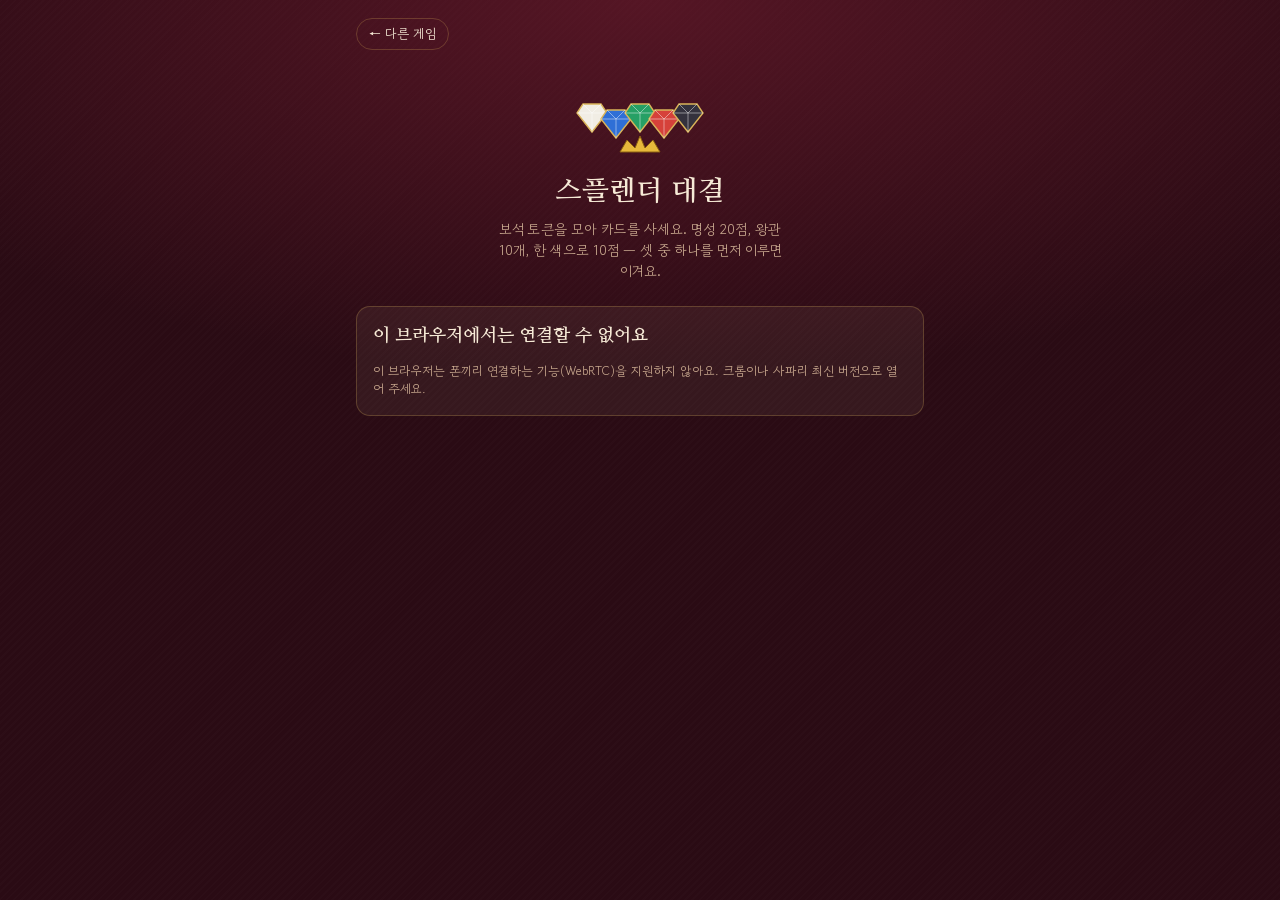
<file: splendor-duel/index.html>
<!doctype html>
<html lang="ko">
<head>
<meta charset="utf-8">
<meta name="viewport" content="width=device-width,initial-scale=1,viewport-fit=cover">
<title>스플렌더 대결</title>
<link rel="preconnect" href="https://fonts.googleapis.com">
<link rel="preconnect" href="https://fonts.gstatic.com" crossorigin>
<link rel="stylesheet" href="https://fonts.googleapis.com/css2?family=Nanum+Myeongjo:wght@700;800&family=Gowun+Dodum&family=Cinzel:wght@700;800&display=swap">
<link rel="stylesheet" href="../shared/duo.css?v=01cc91f">
<style>
/* Layout: an oxblood velvet table — rival's purse on top, the royal court and three card rows, then the 5×5 gem board, your purse and reserved cards at the bottom. */
:root {
  color-scheme: dark;
  --bg: #2a0b14;
  --bg2: #3a1220;
  --panel: rgba(255, 230, 200, .06);
  --line: rgba(217, 180, 90, .25);
  --fg: #f6ead6;
  --muted: #c9a98f;
  --accent: #d9b45a;
  --accent-fg: #2a0b14;
  --danger: #ff7a6b;
  --ok: #8fe0a8;
  --sheet: #3a1220;
  --scrim: rgba(15, 3, 8, .62);
  --f-display: "Nanum Myeongjo", serif;
  --f-body: "Gowun Dodum", "Apple SD Gothic Neo", "Malgun Gothic", sans-serif;
  --f-num: "Cinzel", "Nanum Myeongjo", Georgia, serif;
  --ivory: #f7efdf;
  --W: #f1ede4; --U: #2f6fd6; --G: #26a065; --R: #d6413a; --K: #34323d; --P: #f0c7dc; --A: #e7b93b; --X: #9b7ede;
}
body {
  background-color: var(--bg);
  background-image:
    radial-gradient(100% 60% at 50% 0%, rgba(120, 30, 50, .55), transparent 70%),
    repeating-linear-gradient(135deg, rgba(255, 255, 255, .012) 0 2px, transparent 2px 5px);
  background-attachment: fixed;
}
.duo-title { font-weight: 800; color: var(--accent); }
.mark-sd { width: 150px; height: 90px; }

.c-W { --c: var(--W); --t: #2a2a2a; } .c-U { --c: var(--U); --t: #fff; } .c-G { --c: var(--G); --t: #fff; } .c-R { --c: var(--R); --t: #fff; }
.c-K { --c: var(--K); --t: #fff; } .c-P { --c: var(--P); --t: #5a2440; } .c-A { --c: var(--A); --t: #4a3000; } .c-X { --c: var(--X); --t: #fff; }

/* tokens */
.tk { width: 100%; aspect-ratio: 1; border-radius: 50%; display: grid; place-items: center; background: radial-gradient(circle at 35% 30%, rgba(255,255,255,.55), transparent 40%), var(--c); box-shadow: inset 0 -3px 0 rgba(0,0,0,.25), 0 2px 4px rgba(0,0,0,.5), 0 0 0 2px rgba(217, 180, 90, .55); }
.tk svg { width: 58%; }
.c-K.tk { box-shadow: inset 0 -3px 0 rgba(0,0,0,.4), 0 2px 4px rgba(0,0,0,.5), 0 0 0 2px #c9c6d6; }

.sd-board-wrap { display: flex; gap: 10px; align-items: stretch; }
.sd-board { flex: 1; display: grid; grid-template-columns: repeat(5, minmax(0, 1fr)); gap: 6px; padding: 10px; border-radius: 16px; background: radial-gradient(circle at 50% 50%, #4a1828, #2a0b14); box-shadow: inset 0 0 0 2px rgba(217, 180, 90, .45), inset 0 0 30px rgba(0,0,0,.5); max-width: 330px; margin: 0 auto; }
.sd-cell { aspect-ratio: 1; border: none; padding: 0; background: rgba(0, 0, 0, .25); border-radius: 50%; box-shadow: inset 0 2px 4px rgba(0,0,0,.6); position: relative; }
.sd-cell.sel .tk { box-shadow: 0 0 0 3px #fff, 0 0 14px #fff; transform: scale(1.06); }
.sd-cell.hint .tk { animation: pulse 1s ease-in-out infinite; }
@keyframes pulse { 50% { box-shadow: 0 0 0 3px var(--accent), 0 0 16px var(--accent); } }
.sd-cell.last::after { content: ""; position: absolute; inset: -3px; border-radius: 50%; border: 1.5px dashed var(--accent); }
.sd-cell:disabled { cursor: default; }
.sd-side { display: flex; flex-direction: column; gap: 8px; justify-content: center; align-items: center; font-size: 12px; color: var(--muted); min-width: 64px; }
.sd-bag { width: 54px; height: 60px; display: grid; place-items: center; font-family: var(--f-num); font-size: 22px; color: var(--fg); background: radial-gradient(circle at 50% 70%, #6a2a3a, #3a1220); border-radius: 40% 40% 30% 30%; box-shadow: inset 0 0 0 2px rgba(217, 180, 90, .5); }
.sd-scrolls { display: flex; gap: 3px; }

.sd-row { display: grid; grid-template-columns: 34px repeat(5, minmax(0, 1fr)); gap: 5px; align-items: stretch; }
.sd-deck { border: none; padding: 0; border-radius: 6px; display: grid; place-items: center; font-family: var(--f-num); font-size: 15px; color: var(--accent); background: repeating-linear-gradient(45deg, #4a1828 0 4px, #3a1220 4px 8px); box-shadow: inset 0 0 0 1.5px rgba(217, 180, 90, .5); display: flex; flex-direction: column; align-items: center; justify-content: center; gap: 2px; line-height: 1; }
.sd-deck small { font-size: 11px; color: var(--muted); font-family: var(--f-body); }
.sd-deck:disabled { opacity: .4; }

/* jewel cards */
.cd { position: relative; border: none; padding: 0; width: 100%; aspect-ratio: 5 / 7; border-radius: 7px; background: var(--ivory); color: #2a1a10; overflow: hidden; text-align: left; box-shadow: 0 2px 6px rgba(0,0,0,.45); min-width: 0; }
.cd .band { position: absolute; inset: 0 0 auto 0; height: 30%; background: var(--c); box-shadow: inset 0 -6px 10px rgba(0,0,0,.18); }
.cd.c-W .band { background: linear-gradient(180deg, #ffffff, #dcd6c8); }
.cd.c-X .band { background: linear-gradient(90deg, var(--W), var(--U), var(--G), var(--R), var(--K)); }
.cd .pts { position: absolute; top: 2px; left: 4px; font-family: var(--f-num); font-weight: 800; font-size: 17px; line-height: 1; color: var(--t); text-shadow: 0 1px 1px rgba(0,0,0,.35); }
.cd.c-W .pts { text-shadow: none; }
.cd .gem { position: absolute; top: 3px; right: 3px; width: 30%; }
.cd .meta { position: absolute; top: 31%; left: 3px; right: 3px; display: flex; gap: 2px; align-items: center; justify-content: space-between; font-size: 9px; color: #6a4a2a; }
.cd .crw { display: inline-flex; align-items: center; gap: 1px; font-family: var(--f-num); font-weight: 700; font-size: 12px; color: #9a6a10; }
.cd .crw svg { width: 12px; }
.cd .ab { font-size: 9px; padding: 0 3px; border-radius: 3px; background: #2a0b14; color: var(--accent); white-space: nowrap; }
.cd .cost { position: absolute; left: 3px; right: 3px; bottom: 3px; display: flex; flex-wrap: wrap-reverse; gap: 2px; }
.cd .cost span { width: 16px; height: 16px; border-radius: 50%; display: grid; place-items: center; font-family: var(--f-num); font-weight: 700; font-size: 12px; background: var(--c); color: var(--t); box-shadow: 0 0 0 1px rgba(0,0,0,.25); }
.cd .cost span.short { box-shadow: 0 0 0 1.5px var(--danger); }
.cd.can { box-shadow: 0 0 0 2.5px var(--ok), 0 2px 8px rgba(0,0,0,.5); }
.cd.new { animation: deal .5s ease-out; }
@keyframes deal { from { transform: translateY(-10px) rotate(-3deg); opacity: 0; } }
.cd:disabled { cursor: default; }
.sd-cards { display: flex; flex-direction: column; gap: 6px; }

.sd-royals { display: flex; gap: 6px; align-items: center; justify-content: space-between; }
.sd-royals .list { display: flex; gap: 6px; }
.roy { width: 46px; aspect-ratio: 5 / 6; border-radius: 6px; border: none; padding: 0; background: linear-gradient(160deg, #f3dd9a, #c99a33); color: #3a2400; display: flex; flex-direction: column; align-items: center; justify-content: center; font-family: var(--f-num); font-weight: 700; font-size: 18px; line-height: 1; box-shadow: 0 2px 5px rgba(0,0,0,.5); position: relative; }
.roy svg { width: 22px; }
.roy small { font-family: var(--f-body); font-size: 9px; font-weight: 400; }
.roy:disabled { cursor: default; }
.roy.pick { box-shadow: 0 0 0 3px #fff, 0 0 16px var(--accent); animation: pulse 1s ease-in-out infinite; }

/* purses */
.sd-purse { border: 1px solid var(--line); border-radius: 14px; background: var(--panel); padding: 8px 10px; display: flex; flex-direction: column; gap: 6px; }
.sd-purse.turn { border-color: var(--accent); box-shadow: 0 0 0 1px var(--accent); }
.sd-ph { display: flex; align-items: center; gap: 10px; flex-wrap: wrap; }
.sd-ph b { font-family: var(--f-display); font-size: 16px; }
.sd-stat { display: inline-flex; align-items: center; gap: 3px; font-family: var(--f-num); font-weight: 700; font-size: 17px; }
.sd-stat svg { width: 16px; }
.sd-stat small { font-family: var(--f-body); font-weight: 400; font-size: 11px; color: var(--muted); }
.sd-ph .turnpill { margin-left: auto; font-size: 12px; padding: 1px 10px; border-radius: 999px; background: var(--accent); color: var(--accent-fg); }
.sd-wallet { display: grid; grid-template-columns: repeat(7, minmax(0, 1fr)); gap: 5px; }
.sd-w { display: flex; flex-direction: column; align-items: center; gap: 2px; border: none; background: none; padding: 0; color: inherit; min-width: 0; }
.sd-w .tk { width: 74%; }
.sd-w .n { font-family: var(--f-num); font-weight: 700; font-size: 15px; line-height: 1; }
.sd-w .b { font-size: 10.5px; color: var(--muted); white-space: nowrap; }
.sd-w .b em { font-style: normal; color: var(--fg); }
.sd-w.zero .tk { opacity: .28; }
.sd-w.pick .tk { box-shadow: 0 0 0 3px #fff, 0 0 12px #fff; }
.sd-w:disabled { cursor: default; }
.sd-res { display: grid; grid-template-columns: repeat(3, minmax(0, 72px)); gap: 6px; align-items: start; }
.sd-res .lbl { font-size: 11px; color: var(--muted); }
.sd-say { margin: 0; text-align: center; font-size: 14px; min-height: 1.5em; text-wrap: balance; }
.sd-say em { font-style: normal; color: var(--accent); }
.sd-say .bad { color: var(--danger); }
.sd-act { display: flex; gap: 8px; flex-wrap: wrap; }
.sd-act .duo-btn { flex: 1 1 140px; }
.sd-sheet-card { display: flex; gap: 14px; align-items: flex-start; }
.sd-sheet-card .cd { width: 110px; flex: none; }
.sd-sheet-card .cd .pts { font-size: 28px; }
.sd-sheet-card .cd .cost span { width: 24px; height: 24px; font-size: 16px; }
.sd-sheet-card .info { display: flex; flex-direction: column; gap: 6px; font-size: 13.5px; min-width: 0; }
.sd-jk { display: flex; gap: 6px; flex-wrap: wrap; }
.sd-jk button { width: 44px; border: none; background: none; padding: 0; }
.sd-jk button[aria-pressed=true] .tk { box-shadow: 0 0 0 3px #fff, 0 0 12px #fff; }
.sd-jk button:disabled { opacity: .3; }
.rule-ab { display: grid; grid-template-columns: auto 1fr; gap: 4px 10px; font-size: 13.5px; }
.rule-ab span:nth-child(odd) { color: var(--accent); white-space: nowrap; }
@media (max-width: 380px) { .sd-row { grid-template-columns: 28px repeat(5, minmax(0, 1fr)); gap: 4px; } .cd .cost span { width: 14px; height: 14px; font-size: 10.5px; } }
</style>
</head>
<body>
<div class="duo" id="app"></div>
<div id="layer"></div>
<script src="../shared/duo.js?v=01cc91f"></script>
<script src="engine.js?v=01cc91f"></script>
<script>
(() => {
"use strict";
const { esc, rnd } = DuoUtil;
const E = window.SDE;
const { GEMS, TOK, NAME } = E;

const GEM_SVG = `<svg viewBox="0 0 24 22" aria-hidden="true"><path d="M6 1 H18 L23 7 L12 21 L1 7Z" fill="rgba(255,255,255,.18)" stroke="rgba(0,0,0,.35)" stroke-width="1.2"/><path d="M6 1 L12 7 L18 1 M1 7 H23 M12 7 V21 M6 1 L4 7 L12 21 L20 7 L18 1" stroke="rgba(255,255,255,.55)" stroke-width=".8" fill="none"/></svg>`;
const CROWN = `<svg viewBox="0 0 24 18" aria-hidden="true"><path d="M2 15 L4 4 L9 9 L12 2 L15 9 L20 4 L22 15 Z" fill="#e7b93b" stroke="#8a6010" stroke-width="1"/><rect x="2" y="15" width="20" height="2.5" rx="1" fill="#c9962a"/></svg>`;
const SCROLL = `<svg viewBox="0 0 24 18" aria-hidden="true"><rect x="4" y="3" width="16" height="12" rx="2" fill="#f3e2b8" stroke="#8a6a3a"/><circle cx="4" cy="9" r="3" fill="#e2c88f" stroke="#8a6a3a"/><circle cx="20" cy="9" r="3" fill="#e2c88f" stroke="#8a6a3a"/><path d="M8 7 H16 M8 10 H14" stroke="#8a6a3a"/></svg>`;
const STAR = `<svg viewBox="0 0 20 20" aria-hidden="true"><path d="M10 1 L12.6 7 L19 7.6 L14 11.8 L15.6 18.4 L10 14.8 L4.4 18.4 L6 11.8 L1 7.6 L7.4 7Z" fill="#f3dd9a" stroke="#8a6010"/></svg>`;
const AB = { token: "토큰+1", steal: "뺏기", scroll: "특권", again: "한 번 더", joker: "조커" };
const AB_LONG = { token: "같은 색 토큰 1개를 판에서 가져와요", steal: "상대 토큰 1개(금 제외)를 가져와요", scroll: "특권 1개를 받아요", again: "바로 한 번 더 해요", joker: "내가 가진 색 중 하나로 정해 그 색 보너스가 돼요" };

const tokHTML = c => `<span class="tk c-${c}">${c === "A" ? `<svg viewBox="0 0 24 24" aria-hidden="true"><circle cx="12" cy="12" r="8" fill="none" stroke="rgba(90,60,0,.5)" stroke-width="2"/><path d="M12 6 L14 11 L19 12 L14 13 L12 18 L10 13 L5 12 L10 11Z" fill="rgba(255,255,255,.6)"/></svg>` : c === "P" ? `<svg viewBox="0 0 24 24" aria-hidden="true"><circle cx="12" cy="12" r="6" fill="rgba(255,255,255,.65)"/></svg>` : GEM_SVG}</span>`;
function cardHTML(card, p, extra = "", attrs = "") {
  const col = card.color === "X" ? (card.as || "X") : card.color;
  const cost = ["W", "U", "G", "R", "K", "P"].filter(c => card.cost[c]).map(c => {
    const short = p && (card.cost[c] - (c === "P" ? 0 : E.bonus(p, c))) > p.tok[c];
    return `<span class="c-${c} ${short ? "short" : ""}">${card.cost[c]}</span>`;
  }).join("");
  const tag = attrs ? "button" : "div";
  return `<${tag} class="cd c-${card.color === "X" && card.as ? card.as : card.color} ${extra}" ${attrs} aria-label="${card.lvl}단계 ${card.color === "X" ? "조커" : NAME[card.color]} 카드 ${card.pts}점">
    <span class="band"></span>${card.pts ? `<span class="pts">${card.pts}</span>` : ""}
    ${card.color === "X" ? `<span class="gem">${tokHTML(card.as || "W").replace('class="tk c-W"', 'class="tk c-X"')}</span>` : `<span class="gem">${tokHTML(col)}</span>`}
    <span class="meta">${card.crowns ? `<span class="crw">${CROWN}${card.crowns}</span>` : "<span></span>"}${card.ab ? `<span class="ab">${AB[card.ab]}</span>` : ""}</span>
    <span class="cost">${cost}</span></${tag}>`;
}
const royalHTML = (r, attrs = "", extra = "") => `<button class="roy ${extra}" ${attrs} aria-label="왕실 카드 ${r.pts}점">${CROWN}${r.pts}${r.ab ? `<small>${AB[r.ab]}</small>` : ""}</button>`;
const MARK = `<svg class="mark-sd" viewBox="0 0 150 90" aria-hidden="true">${["#f1ede4", "#2f6fd6", "#26a065", "#d6413a", "#34323d"].map((c, i) => `<g transform="translate(${27 + i * 24} ${42 + (i % 2 ? 6 : 0)})"><path d="M-9 -12 H9 L15 -3 L0 16 L-15 -3Z" fill="${c}" stroke="#d9b45a" stroke-width="1.4"/><path d="M-9 -12 L0 -3 L9 -12 M-15 -3 H15 M0 -3 V16" stroke="rgba(255,255,255,.5)" stroke-width=".9" fill="none"/></g>`).join("")}<path d="M55 78 L62 66 L70 74 L75 62 L80 74 L88 66 L95 78Z" fill="#e7b93b" stroke="#8a6010"/></svg>`;

const game = {
  id: "splendor-duel",
  title: "스플렌더 대결",
  mark: MARK,
  tagline: "보석 토큰을 모아 카드를 사세요. 명성 20점, 왕관 10개, 한 색으로 10점 — 셋 중 하나를 먼저 이루면 이겨요.",
  setup(players) { return E.setup(rnd, rnd(2)); },
  apply(g, seat, a, env) { return E.apply(g, seat, a, env.names, rnd); },
  result(g, ctx) {
    if (g.phase !== "over") return null;
    const N = ctx.names;
    return { title: `${esc(N[g.winner])} 님 승리!`, html: `<p style="text-align:center;margin:0">${esc(g.winWhy)}을(를) 달성했어요.</p>
      <table class="duo-table"><thead><tr><th></th><th>${esc(N[0])}</th><th>${esc(N[1])}</th></tr></thead><tbody>
      <tr><td>명성</td><td class="num">${E.points(g.p[0])}</td><td class="num">${E.points(g.p[1])}</td></tr>
      <tr><td>왕관</td><td class="num">${E.crowns(g.p[0])}</td><td class="num">${E.crowns(g.p[1])}</td></tr>
      <tr><td>산 카드</td><td class="num">${g.p[0].cards.length}</td><td class="num">${g.p[1].cards.length}</td></tr></tbody></table>` };
  },
  render(ctx) {
    const g = ctx.g, N = ctx.names, ui = ctx.ui;
    const me = ctx.me < 0 ? 0 : ctx.me, op = 1 - me, spect = ctx.me < 0;
    const myTurn = !spect && g.turn === me && g.phase !== "over";
    const P = g.p[me];
    const pend = g.phase === "choose" ? g.pending[0] : null;
    if (!myTurn || g.phase !== "main" || ui.selSeq !== ctx.s.seq) { ui.sel = []; if (!myTurn || g.phase !== "main") ui.privMode = false; }
    ui.selSeq = ctx.s.seq;
    ui.sel = ui.sel || [];
    const selOK = ui.sel.length && E.lineOK(ui.sel) && ui.sel.every(i => g.board[i] && g.board[i] !== "A");
    const lastCells = g.last && g.last.type === "take" ? g.last.cells : [];

    const purse = (s, mine) => {
      const p = g.p[s];
      const wallet = TOK.map(c => {
        const pickable = mine && myTurn && ((g.phase === "discard" && p.tok[c] > 0));
        const stealable = !mine && myTurn && pend && pend.type === "steal" && c !== "A" && p.tok[c] > 0;
        const b = c === "P" || c === "A" ? "" : E.bonus(p, c);
        const cp = c === "P" || c === "A" ? 0 : E.colorPts(p, c);
        const attrs = pickable ? `data-a="discard" data-c="${c}"` : stealable ? `data-a="steal" data-c="${c}"` : "";
        return `<button class="sd-w ${p.tok[c] ? "" : "zero"} ${pickable || stealable ? "pick" : ""}" ${attrs} ${attrs ? "" : "disabled"} aria-label="${NAME[c]} 토큰 ${p.tok[c]}개${b !== "" ? `, 보너스 ${b}` : ""}">
          ${tokHTML(c)}<span class="n">${p.tok[c]}</span><span class="b">${b !== "" ? `+<em>${b}</em>${cp ? ` · ${cp}점` : ""}` : c === "P" ? "진주" : "금"}</span></button>`;
      }).join("");
      const res = p.res.length ? `<div class="sd-res">${p.res.map((card, i) => {
        const can = mine && myTurn && g.phase === "main" && E.payment(p, card) && (card.color !== "X" || E.canJoker(p));
        return mine && !spect ? cardHTML(card, p, can ? "can" : "", `data-a="rescard" data-i="${i}"`) : cardHTML(card, null);
      }).join("")}</div>` : "";
      return `<section class="sd-purse ${g.turn === s && g.phase !== "over" ? "turn" : ""}" aria-label="${esc(N[s])}의 보석">
        <div class="sd-ph"><b>${mine && !spect ? "나 (" + esc(N[s]) + ")" : esc(N[s])}</b>
          <span class="sd-stat">${STAR}${E.points(p)}<small>/20</small></span>
          <span class="sd-stat">${CROWN}${E.crowns(p)}<small>/10</small></span>
          <span class="sd-stat">${SCROLL}${p.priv}</span>
          <span class="sd-stat"><small>토큰 ${E.tokCount(p)}/10 · 예약 ${p.res.length}/3</small></span>
          ${g.turn === s && g.phase !== "over" ? `<span class="turnpill">차례</span>` : ""}</div>
        <div class="sd-wallet">${wallet}</div>${res}</section>`;
    };

    const royals = `<div class="sd-royals"><span class="duo-note">왕관 3개·6개에 왕실 카드</span><div class="list">${g.royals.map((r, i) => royalHTML(r, myTurn && pend && pend.type === "royal" ? `data-a="royal" data-i="${i}"` : "disabled", myTurn && pend && pend.type === "royal" ? "pick" : "")).join("")}</div></div>`;
    const rows = [3, 2, 1].map(l => `<div class="sd-row"><button class="sd-deck" data-a="deck" data-l="${l}" ${myTurn && g.phase === "main" && g.decks[l].length ? "" : "disabled"} aria-label="${l}단계 덱 ${g.decks[l].length}장"><span>${"Ⅰ Ⅱ Ⅲ".split(" ")[l - 1]}</span><small>${g.decks[l].length}</small></button>
      ${g.show[l].map((card, i) => {
        const can = myTurn && g.phase === "main" && E.payment(P, card) && (card.color !== "X" || E.canJoker(P));
        const isNew = g.last && (g.last.type === "buy" || g.last.type === "reserve") && ui.prevShow && !ui.prevShow.includes(card.id);
        return cardHTML(card, spect ? null : P, (can ? "can " : "") + (isNew ? "new" : ""), `data-a="card" data-l="${l}" data-i="${i}" ${myTurn && g.phase === "main" ? "" : "disabled"}`);
      }).join("")}</div>`).join("");
    ui.prevShow = [1, 2, 3].flatMap(l => g.show[l].map(c => c.id));

    const board = g.board.map((t, i) => {
      let can = false, hint = false;
      if (myTurn && t) {
        if (g.phase === "main") can = ui.privMode ? t !== "A" : t !== "A";
        if (pend && pend.type === "takeColor" && t === pend.color) { can = true; hint = true; }
      }
      return `<button class="sd-cell ${ui.sel.includes(i) ? "sel" : ""} ${hint ? "hint" : ""} ${lastCells.includes(i) ? "last" : ""}" data-a="cell" data-i="${i}" ${can ? "" : "disabled"} aria-label="${t ? NAME[t] + " 토큰" : "빈 칸"}">${t ? tokHTML(t) : ""}</button>`;
    }).join("");
    const side = `<div class="sd-side"><span class="sd-bag" title="주머니">${g.bag.length}</span><span>주머니</span>
      <span class="sd-scrolls" title="남은 특권">${Array.from({ length: g.privSupply }, () => `<span style="width:20px;display:inline-block">${SCROLL}</span>`).join("") || "—"}</span><span>남은 특권</span></div>`;

    let say = "", act = "";
    if (g.phase === "over") say = "";
    else if (spect) say = `${esc(N[g.turn])} 님 차례`;
    else if (!myTurn) say = `${esc(N[op])} 님이 고민 중이에요…`;
    else if (g.phase === "discard") say = `<span class="bad">토큰이 ${E.tokCount(P)}개예요.</span> 10개가 될 때까지 <em>내 토큰을 눌러 반납</em>하세요`;
    else if (pend) say = pend.type === "royal" ? "왕관 보상! <em>왕실 카드 한 장</em>을 고르세요" : pend.type === "steal" ? `<em>${esc(N[op])} 님 토큰</em> 하나를 눌러 가져오세요` : `카드 능력: 판에서 <em>${NAME[pend.color]} 토큰</em> 하나를 고르세요`;
    else if (ui.privMode) say = "특권 사용: 판에서 가져올 토큰 하나를 누르세요 (금 제외)";
    else if (ui.sel.length) say = selOK ? `${ui.sel.length}개 선택 — 한 줄로 붙어 있어요` : `<span class="bad">한 줄(가로·세로·대각선)로 붙은 토큰만 가져올 수 있어요</span>`;
    else say = "토큰을 최대 3개(한 줄) 고르거나, 카드를 눌러 사거나 예약하세요";

    if (myTurn && g.phase === "main") {
      const boardEmpty = !g.board.some(t => t && t !== "A");
      act = `<div class="sd-act">
        ${ui.sel.length ? `<button class="duo-btn primary" data-a="take" ${selOK ? "" : "disabled"}><b>토큰 ${ui.sel.length}개 가져오기</b><span>${ui.sel.length === 3 && new Set(ui.sel.map(i => g.board[i])).size === 1 ? "같은 색 3개 — 상대 특권 +1" : ui.sel.filter(i => g.board[i] === "P").length >= 2 ? "진주 2개 — 상대 특권 +1" : "이걸로 차례를 마쳐요"}</span></button>
          <button class="duo-btn" data-a="clear"><b>선택 취소</b><span>다시 고르기</span></button>` : `
        <button class="duo-btn" data-a="privmode" ${P.priv && !boardEmpty ? "" : "disabled"}><b>${ui.privMode ? "특권 쓰기 그만" : `특권 쓰기 (${P.priv})`}</b><span>1개당 토큰 1개, 차례 전에 먼저</span></button>
        <button class="duo-btn" data-a="refill" ${!g.refilled && g.bag.length ? "" : "disabled"}><b>판 다시 채우기</b><span>${boardEmpty ? "판이 비었어요 — 채워야 해요" : "상대가 특권 1개를 받아요"}</span></button>
        ${E.canDoMain(g, me) ? "" : `<button class="duo-btn warn" data-a="pass"><b>차례 넘기기</b><span>할 수 있는 게 없어요</span></button>`}`}
      </div>`;
    }

    return `${purse(op, false)}
      ${royals}
      <div class="sd-cards">${rows}</div>
      <div class="sd-board-wrap"><div class="sd-board">${board}</div>${side}</div>
      <p class="sd-say">${say}</p>${act}
      ${purse(me, true)}`;
  },
  onClick(el, ctx) {
    const g = ctx.g, ui = ctx.ui, a = el.dataset.a;
    const me = ctx.me, P = g.p[me];
    if (a === "cell") {
      const i = +el.dataset.i;
      if (g.phase === "choose") { ctx.act({ type: "takeColor", cell: i }); return; }
      if (ui.privMode) { if (ctx.act({ type: "priv", cell: i })) { if (g.p[me].priv <= 1) ui.privMode = false; } return; }
      ui.sel = ui.sel.includes(i) ? ui.sel.filter(x => x !== i) : ui.sel.length >= 3 ? [i] : ui.sel.concat(i);
      ctx.rerender(); return;
    }
    if (a === "clear") { ui.sel = []; ctx.rerender(); return; }
    if (a === "take") { if (ctx.act({ type: "take", cells: ui.sel })) ui.sel = []; return; }
    if (a === "privmode") { ui.privMode = !ui.privMode; ui.sel = []; ctx.rerender(); return; }
    if (a === "refill") { ctx.act({ type: "refill" }); return; }
    if (a === "pass") { ctx.act({ type: "pass" }); return; }
    if (a === "discard") { ctx.act({ type: "discard", color: el.dataset.c }); return; }
    if (a === "steal") { ctx.act({ type: "steal", color: el.dataset.c }); return; }
    if (a === "royal") { ctx.act({ type: "royal", idx: +el.dataset.i }); return; }
    if (a === "card" || a === "rescard" || a === "deck") {
      if (g.turn !== me || g.phase !== "main") return;
      let src, card;
      if (a === "card") { src = { lvl: +el.dataset.l, idx: +el.dataset.i }; card = g.show[src.lvl][src.idx]; }
      else if (a === "rescard") { src = { res: +el.dataset.i }; card = P.res[src.res]; }
      else { src = { deck: +el.dataset.l }; }
      ui.cardSrc = src; ui.jk = null;
      openSheet(ctx, src, card);
      return;
    }
    if (a === "jk") { ui.jk = el.dataset.c; openSheet(ctx, ui.cardSrc, cardFor(g, me, ui.cardSrc)); return; }
    if (a === "buy") { if (ctx.act({ type: "buy", src: ui.cardSrc, as: ui.jk })) ctx.closeSheet(); return; }
    if (a === "reserve") { if (ctx.act({ type: "reserve", src: ui.cardSrc })) ctx.closeSheet(); return; }
  },
  rules: `
  <p>둘이서 하는 스플렌더예요. 판 위의 보석 토큰을 가져와 카드를 사고, 카드가 주는 보너스로 더 비싼 카드를 사며 명성을 쌓아요.</p>
  <h3>이기는 방법 (셋 중 하나를 먼저)</h3>
  <ul><li>명성 <b>20점</b></li><li>왕관 <b>10개</b></li><li>한 가지 색 카드로만 <b>10점</b></li></ul>
  <h3>토큰</h3>
  <p>보석 5색 각 4개, 진주 2개, 금 3개가 5×5 판에 깔려요. 금은 아무 색으로나 쓸 수 있지만 카드를 예약할 때만 가져올 수 있어요.</p>
  <h3>내 차례</h3>
  <p><b>먼저 원하면 (선택)</b></p>
  <ul><li><b>특권 쓰기</b>: 특권 1개를 내고 판에서 금이 아닌 토큰 1개를 가져와요. 여러 개 써도 돼요.</li>
  <li><b>판 다시 채우기</b>: 주머니의 토큰을 모두 판에 깔아요. 대신 상대가 특권 1개를 받아요. 판이 비었으면 꼭 채워야 해요.</li></ul>
  <p><b>그리고 셋 중 하나 (필수)</b></p>
  <ol><li><b>토큰 가져오기</b>: 가로·세로·대각선으로 <b>한 줄로 붙어 있는</b> 토큰을 최대 3개. 금은 안 돼요. 같은 색 3개나 진주 2개를 가져가면 상대가 특권 1개를 받아요.</li>
  <li><b>예약하기</b>: 진열된 카드나 덱 맨 위 카드를 손에 두고 금 1개를 가져와요. 예약은 3장까지.</li>
  <li><b>카드 사기</b>: 진열 카드나 내 예약 카드를 사요. 내가 가진 카드 색마다 그 색 비용이 1씩 깎여요(보너스). 낸 토큰은 주머니로 가요.</li></ol>
  <p>차례가 끝날 때 토큰이 10개를 넘으면 넘는 만큼 주머니에 반납해요.</p>
  <h3>카드 능력</h3>
  <div class="rule-ab">${Object.keys(AB).map(k => `<span>${AB[k]}</span><span>${AB_LONG[k]}</span>`).join("")}</div>
  <h3>왕관과 왕실 카드</h3>
  <p>카드의 왕관이 모여 3개, 6개가 되는 순간 왕실 카드를 한 장씩 골라 가져요. 왕실 카드는 명성 점수와 능력을 줘요.</p>
  <h3>특권</h3>
  <p>특권은 모두 3개예요. 받을 차례인데 남은 게 없으면 상대 것을 가져와요. 나중에 가는 사람이 1개를 들고 시작해요.</p>
  <h3>이 화면에 대해</h3>
  <ul><li>카드 구성(비용·점수·능력)은 원작의 구조를 따라 이 앱에서 새로 짠 거예요. 실제 카드와 숫자가 달라요.</li>
  <li>예약한 카드는 상대에게도 보여요.</li>
  <li>살 수 있는 카드는 초록 테두리, 모자라는 비용은 빨간 테두리로 보여요. 카드를 누르면 사기·예약 창이 열려요.</li>
  <li>카드를 살 때 토큰은 자동으로 계산돼요. 색 토큰을 먼저 쓰고 모자라는 만큼 금을 써요.</li></ul>`,
};
function cardFor(g, me, src) { if (!src) return null; if (src.res != null) return g.p[me].res[src.res]; if (src.deck) return null; return g.show[src.lvl][src.idx]; }
function openSheet(ctx, src, card) {
  const g = ctx.g, me = ctx.me, P = g.p[me], ui = ctx.ui;
  const goldOnBoard = g.board.includes("A");
  const canRes = !src.res && src.res !== 0 && P.res.length < 3 && goldOnBoard;
  const resWhy = P.res.length >= 3 ? "예약은 3장까지예요" : !goldOnBoard ? "판에 금 토큰이 없어요" : "";
  if (!card) {
    ctx.sheet(`<h2>${src.deck}단계 덱 맨 위 카드 예약</h2><p class="sub">어떤 카드인지 모르는 채로 예약하고 금 토큰 1개를 가져와요.</p>
      <div class="sd-act"><button class="duo-btn primary" data-a="reserve" ${canRes ? "" : "disabled"}><b>예약하기</b><span>${canRes ? "금 +1" : resWhy}</span></button></div>`, { keep: false, label: "예약" });
    return;
  }
  const pay = E.payment(P, card);
  const joker = card.color === "X";
  const jokerOK = !joker || E.canJoker(P);
  const canBuy = pay && jokerOK && (!joker || ui.jk);
  const payTxt = pay ? TOK.filter(c => pay[c]).map(c => `${NAME[c]} ${pay[c]}`).join(", ") || "공짜!" : "";
  const shortTxt = !pay ? (() => { const need = []; let goldNeed = 0; for (const c of ["W", "U", "G", "R", "K", "P"]) { const n = Math.max(0, (card.cost[c] || 0) - (c === "P" ? 0 : E.bonus(P, c)) - P.tok[c]); if (n) { need.push(`${NAME[c]} ${n}`); goldNeed += n; } } return `모자라요: ${need.join(", ")} (금 ${P.tok.A}개로 채울 수 있는 만큼만 가능)`; })() : "";
  const jk = joker ? `<p class="sub">조커 카드예요. 어떤 색 보너스로 쓸지 고르세요 (내가 이미 가진 색만).</p>
    <div class="sd-jk">${GEMS.map(c => `<button data-a="jk" data-c="${c}" aria-pressed="${ui.jk === c}" ${E.bonus(P, c) ? "" : "disabled"} aria-label="${NAME[c]}">${tokHTML(c)}</button>`).join("")}</div>` : "";
  ctx.sheet(`<div class="sd-sheet-card">${cardHTML(card, P)}<div class="info">
      <b style="font-family:var(--f-display);font-size:17px">${card.lvl}단계 ${joker ? "조커" : NAME[card.color]} 카드</b>
      <span>명성 ${card.pts}점 · 왕관 ${card.crowns}개</span>
      ${card.ab ? `<span>능력: ${AB_LONG[card.ab]}</span>` : ""}
      <span class="sub">${pay ? `낼 토큰: ${payTxt}` : shortTxt}</span></div></div>
    ${jk}
    <div class="sd-act">
      <button class="duo-btn primary" data-a="buy" ${canBuy ? "" : "disabled"}><b>사기</b><span>${!pay ? "토큰이 모자라요" : !jokerOK ? "먼저 색 있는 카드가 있어야 해요" : joker && !ui.jk ? "보너스 색을 먼저 고르세요" : "보너스와 점수를 얻어요"}</span></button>
      ${src.res != null ? "" : `<button class="duo-btn" data-a="reserve" ${canRes ? "" : "disabled"}><b>예약하기</b><span>${canRes ? "손에 두고 금 +1" : resWhy}</span></button>`}
    </div>`, { label: "카드" });
}
Duo(game);
})();
</script>
</body>
</html>
</file>
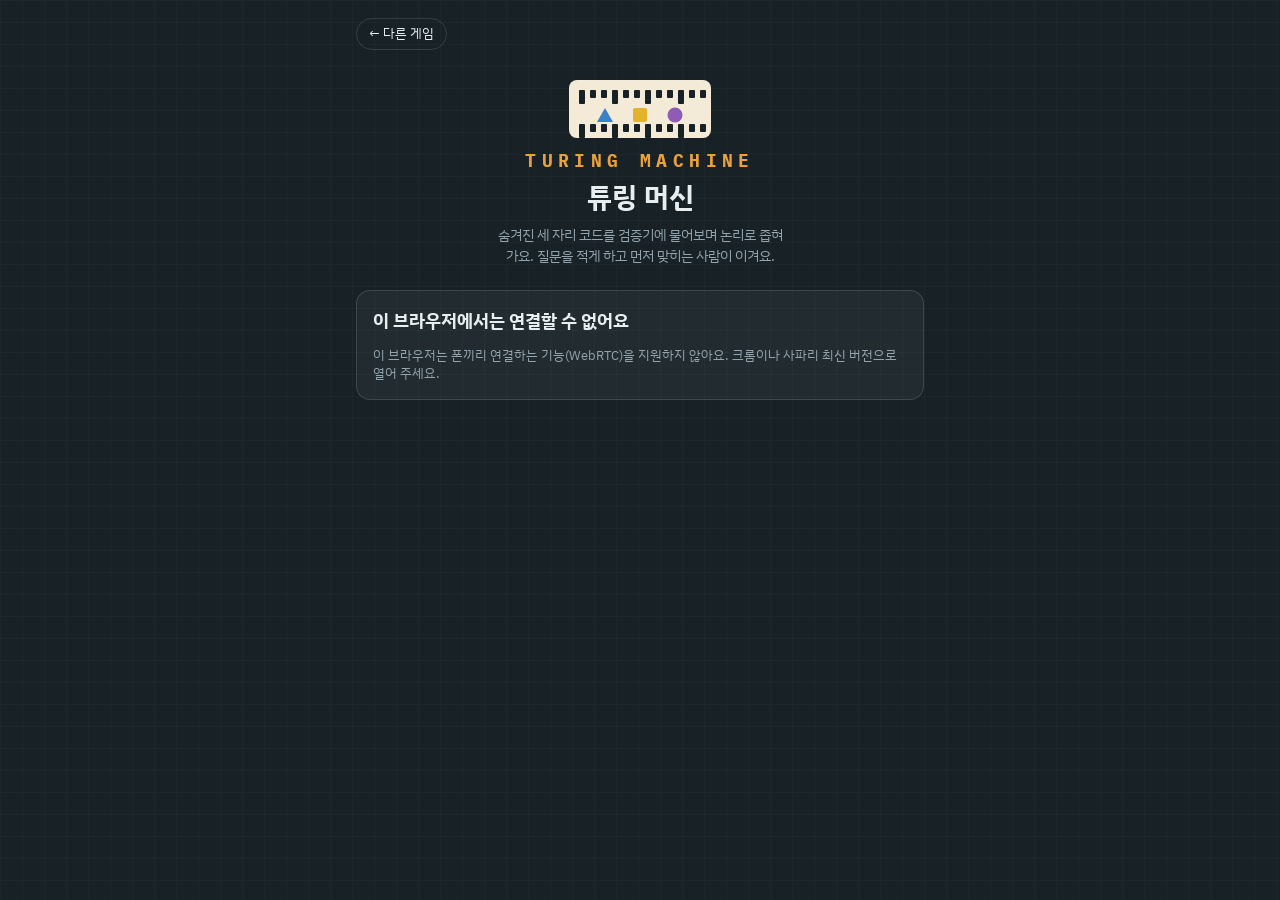
<file: turing/index.html>
<!doctype html>
<html lang="ko">
<head>
<meta charset="utf-8">
<meta name="viewport" content="width=device-width,initial-scale=1,viewport-fit=cover">
<title>튜링 머신</title>
<link rel="preconnect" href="https://fonts.googleapis.com">
<link rel="preconnect" href="https://fonts.gstatic.com" crossorigin>
<link rel="stylesheet" href="https://fonts.googleapis.com/css2?family=IBM+Plex+Sans+KR:wght@400;600;700&family=IBM+Plex+Mono:wght@500;700&display=swap">
<link rel="stylesheet" href="../shared/duo.css?v=01cc91f">
<style>
/* Layout: a steel machine console — the punch-card code composer at the top, the verifier cards in a grid below it, notes and the test log underneath. */
:root {
  color-scheme: dark;
  --bg: #182126;
  --bg2: #22303a;
  --panel: rgba(220, 230, 235, .05);
  --line: rgba(200, 215, 225, .16);
  --fg: #e8edf0;
  --muted: #93a4ae;
  --accent: #e9a23b;
  --accent-fg: #1a1205;
  --danger: #e5604f;
  --ok: #5cc98a;
  --sheet: #1f2b32;
  --scrim: rgba(6, 10, 12, .65);
  --f-display: "IBM Plex Sans KR", "Apple SD Gothic Neo", sans-serif;
  --f-body: "IBM Plex Sans KR", "Apple SD Gothic Neo", "Malgun Gothic", sans-serif;
  --f-mono: "IBM Plex Mono", ui-monospace, monospace;
  --card: #f3ebd7;
  --ink: #2a2a24;
  --B: #3b82c4; --Y: #e2b42c; --P: #8e5bb5;
}
body {
  background-color: var(--bg);
  background-image: linear-gradient(rgba(255,255,255,.025) 1px, transparent 1px), linear-gradient(90deg, rgba(255,255,255,.025) 1px, transparent 1px);
  background-size: 22px 22px;
  background-attachment: fixed;
}
.duo-title { font-family: var(--f-display); font-weight: 700; font-size: 18px; flex: none; }
.mark-t { font-family: var(--f-mono); font-weight: 700; color: var(--accent); font-size: 18px; letter-spacing: .3em; display: flex; flex-direction: column; align-items: center; gap: 8px; }
.mark-t svg { width: 150px; height: 70px; }
.sh { display: inline-block; width: .95em; height: .95em; vertical-align: -.12em; }

.tm-status { display: flex; flex-wrap: wrap; gap: 6px 14px; align-items: center; padding: 8px 12px; border-radius: 12px; border: 1px solid var(--line); background: var(--panel); font-size: 13px; color: var(--muted); }
.tm-status b { color: var(--fg); font-family: var(--f-mono); font-size: 15px; }
.tm-status .them { margin-left: auto; }
.tm-status .tag { padding: 1px 8px; border-radius: 999px; border: 1px solid var(--line); font-size: 12px; }
.tm-status .tag.done { border-color: var(--ok); color: var(--ok); }
.tm-status .tag.out { border-color: var(--danger); color: var(--danger); }

.tm-sec { border: 1px solid var(--line); border-radius: 14px; background: var(--panel); padding: 10px; display: flex; flex-direction: column; gap: 8px; }
.tm-sec h2 { margin: 0; font-size: 14px; font-weight: 600; color: var(--muted); display: flex; align-items: center; gap: 8px; }
.tm-sec h2 .sp { flex: 1; }
.tm-code { display: flex; gap: 8px; justify-content: center; }
.tm-digit { display: flex; flex-direction: column; align-items: center; gap: 4px; flex: 1; max-width: 120px; }
.tm-digit .big { font-family: var(--f-mono); font-size: 34px; font-weight: 700; line-height: 1; width: 100%; text-align: center; padding: 6px 0; border-radius: 10px; background: var(--card); color: var(--ink); box-shadow: inset 0 -3px 0 rgba(0,0,0,.12); }
.tm-digit.B .big { border-top: 6px solid var(--B); } .tm-digit.Y .big { border-top: 6px solid var(--Y); } .tm-digit.P .big { border-top: 6px solid var(--P); }
.tm-digit .row { display: grid; grid-template-columns: repeat(5, minmax(0, 1fr)); gap: 3px; width: 100%; }
.tm-digit .row button { padding: 6px 0; border-radius: 7px; border: 1px solid var(--line); background: transparent; font-family: var(--f-mono); font-size: 14px; }
.tm-digit .row button[aria-pressed=true] { background: var(--fg); color: var(--bg); border-color: var(--fg); }
.tm-digit .row button:disabled { opacity: .35; }
.tm-lock { font-size: 12px; color: var(--muted); text-align: center; margin: 0; }

.tm-cards { display: grid; grid-template-columns: repeat(2, minmax(0, 1fr)); gap: 8px; }
.tm-card { position: relative; border-radius: 12px; background: var(--card); color: var(--ink); padding: 10px 10px 8px; display: flex; flex-direction: column; gap: 6px; box-shadow: 0 4px 10px rgba(0,0,0,.35); min-width: 0; overflow: hidden; }
.tm-card::before { content: ""; position: absolute; left: 0; right: 0; top: 0; height: 10px; background: repeating-linear-gradient(90deg, transparent 0 9px, rgba(0,0,0,.18) 9px 13px); }
.tm-card .hd { display: flex; align-items: center; gap: 8px; margin-top: 4px; }
.tm-card .letter { font-family: var(--f-mono); font-weight: 700; font-size: 20px; width: 30px; height: 30px; border-radius: 50%; display: grid; place-items: center; background: var(--ink); color: var(--card); flex: none; }
.tm-card .name { font-weight: 600; font-size: 13px; line-height: 1.25; }
.tm-rules { display: flex; flex-direction: column; gap: 3px; }
.tm-rules button { text-align: left; padding: 4px 7px; border-radius: 6px; border: 1px dashed rgba(42,42,36,.25); background: rgba(255,255,255,.45); color: var(--ink); font-size: 12.5px; line-height: 1.3; }
.tm-rules button.x { text-decoration: line-through; opacity: .38; }
.tm-rules button.secret { border: 2px solid var(--accent); background: #fff3d6; font-weight: 700; }
.tm-res { display: flex; flex-wrap: wrap; gap: 3px; min-height: 18px; }
.tm-res span { font-family: var(--f-mono); font-size: 11px; padding: 0 5px; border-radius: 4px; color: #fff; }
.tm-res span.ok { background: #2f8f5b; } .tm-res span.no { background: #b84436; }
.tm-ask { border: none; border-radius: 8px; padding: 7px; font-weight: 700; font-size: 13px; background: var(--ink); color: var(--card); }
.tm-ask:disabled { opacity: .3; }
.tm-ask.flash { animation: flash .6s ease; }
@keyframes flash { 30% { transform: scale(1.04); } }

.tm-notes { display: grid; grid-template-columns: auto repeat(5, minmax(0, 1fr)); gap: 4px; align-items: center; }
.tm-notes button { padding: 6px 0; border-radius: 7px; border: 1px solid var(--line); background: transparent; font-family: var(--f-mono); font-size: 14px; }
.tm-notes button.x { opacity: .3; text-decoration: line-through; }
.tm-notes .lbl { width: 28px; text-align: center; }
.tm-log { width: 100%; border-collapse: collapse; font-size: 12.5px; font-family: var(--f-mono); }
.tm-log th, .tm-log td { padding: 4px 3px; border-bottom: 1px solid var(--line); text-align: center; }
.tm-log th { color: var(--muted); font-weight: 500; }
.tm-log td.ok { color: var(--ok); } .tm-log td.no { color: var(--danger); }
.tm-say { margin: 0; text-align: center; font-size: 14px; text-wrap: balance; min-height: 1.5em; }
.tm-say em { font-style: normal; color: var(--accent); }
.tm-actions { display: flex; gap: 8px; }
.tm-actions .duo-btn { flex: 1; }
.tm-guess { display: flex; gap: 8px; justify-content: center; }
.rule-demo { display: flex; gap: 8px; align-items: center; flex-wrap: wrap; font-family: var(--f-mono); }
.tm-or { font-size: 11px; color: rgba(42,42,36,.55); text-align: center; letter-spacing: .1em; border-top: 1px dashed rgba(42,42,36,.3); padding-top: 4px; }
.tm-who { margin-left: auto; border: 1px dashed rgba(42,42,36,.4); background: rgba(255,255,255,.5); color: var(--ink); border-radius: 999px; padding: 3px 10px; font-size: 12px; font-weight: 600; }
.tm-vers { display: grid; grid-template-columns: repeat(3, minmax(0, 1fr)); gap: 6px; }
.tm-ver { display: flex; flex-direction: column; gap: 4px; padding: 6px; border: 1px solid var(--line); border-radius: 10px; }
.tm-ver > b { font-family: var(--f-mono); font-size: 18px; text-align: center; }
.tm-ver .tm-ask { padding: 6px 2px; font-size: 12px; }
@media (min-width: 560px) { .tm-cards { grid-template-columns: repeat(3, minmax(0, 1fr)); } }
</style>
</head>
<body>
<div class="duo" id="app"></div>
<div id="layer"></div>
<script src="../shared/duo.js?v=01cc91f"></script>
<script src="engine.js?v=01cc91f"></script>
<script>
(() => {
"use strict";
const { esc, rnd, store } = DuoUtil;
const E = window.TME;
const LET = "ABCDEF";
const SHAPE = {
  B: `<svg class="sh" viewBox="0 0 20 20" aria-label="파랑 세모"><path d="M10 2 L19 18 H1Z" fill="var(--B)"/></svg>`,
  Y: `<svg class="sh" viewBox="0 0 20 20" aria-label="노랑 네모"><rect x="2" y="2" width="16" height="16" rx="2" fill="var(--Y)"/></svg>`,
  P: `<svg class="sh" viewBox="0 0 20 20" aria-label="보라 동그라미"><circle cx="10" cy="10" r="8.5" fill="var(--P)"/></svg>`,
};
const txt = t => esc(t).replace(/\{([BYP])\}/g, (_, c) => SHAPE[c]);
const codeHTML = c => c ? `${SHAPE.B}${c[0]} ${SHAPE.Y}${c[1]} ${SHAPE.P}${c[2]}` : "";
const MARK = `<div class="mark-t"><svg viewBox="0 0 150 70" aria-hidden="true"><rect x="4" y="6" width="142" height="58" rx="8" fill="#f3ebd7"/><g fill="#182126">${Array.from({ length: 24 }, (_, i) => `<rect x="${14 + (i % 12) * 11}" y="${16 + Math.floor(i / 12) * 34}" width="6" height="${i % 3 ? 8 : 14}" rx="1"/>`).join("")}</g><path d="M40 34 L48 48 H32Z" fill="#3b82c4"/><rect x="68" y="34" width="14" height="14" rx="2" fill="#e2b42c"/><circle cx="110" cy="41" r="7.5" fill="#8e5bb5"/></svg>TURING MACHINE</div>`;

const game = {
  id: "turing",
  solo: true,
  title: "튜링 머신",
  mark: MARK,
  tagline: "숨겨진 세 자리 코드를 검증기에 물어보며 논리로 좁혀 가요. 질문을 적게 하고 먼저 맞히는 사람이 이겨요.",
  options: [
    { id: "mode", label: "모드", def: "classic", choices: [{ v: "classic", label: "기본" }, { v: "extreme", label: "극한 (카드 2장씩)" }, { v: "nightmare", label: "악몽 (짝이 섞임)" }] },
    { id: "n", label: "검증기 수", def: 5, choices: [{ v: 4, label: "4개" }, { v: 5, label: "5개" }, { v: 6, label: "6개" }] },
    { id: "level", label: "카드", def: "hard", choices: [{ v: "normal", label: "보통" }, { v: "hard", label: "어려움 (조건 많은 카드)" }] },
  ],
  setup(players, opts, env) { return E.setup(+opts.n || 5, rnd, { mode: opts.mode || "classic", hard: opts.level !== "normal", solo: !!(env && env.solo) }); },
  apply(g, seat, a, env) { return E.apply(g, seat, a, env.names); },
  result(g, ctx) {
    if (g.phase !== "over") return null;
    const N = ctx.names;
    const why = `<p class="sub" style="margin:0">검증기들이 확인하던 조건: ${g.slots.map((_, v) => { const sl = E.slotOf(g, v); return `<b>${LET[v]}</b>${g.perm ? ` (카드 ${sl + 1})` : ""} ${txt(E.ruleOf(g, sl).t)}`; }).join(" · ")}</p>`;
    if (g.solo) {
      const P = g.p[0], miss = P.miss || 0;
      return { title: "정답!", html: `<p style="text-align:center;margin:0">정답은 <b style="font-family:var(--f-mono);font-size:20px">${codeHTML(g.answer)}</b></p>
        <table class="duo-table"><tbody><tr><td>라운드</td><td class="num">${g.round}</td></tr><tr><td>질문</td><td class="num">${E.used(P)}번</td></tr><tr><td>틀린 도전</td><td class="num">${miss}번</td></tr></tbody></table>${why}` };
    }
    const title = g.winner === "tie" ? "무승부!" : g.winner === "none" ? "둘 다 틀렸어요" : `${esc(N[g.winner])} 님 승리!`;
    return { title, html: `<p style="text-align:center;margin:0">정답은 <b style="font-family:var(--f-mono);font-size:20px">${codeHTML(g.answer)}</b></p>
      <table class="duo-table"><tbody>${[0, 1].map(s => `<tr><td>${esc(N[s])}</td><td class="num">질문 ${E.used(g.p[s])}번</td><td>${g.p[s].out ? "탈락" : g.p[s].guess && E.sameCode(g.p[s].guess, g.answer) ? "정답" : "—"}</td></tr>`).join("")}</tbody></table>
      ${why}` };
  },
  render(ctx) {
    const g = ctx.g, N = ctx.names, ui = ctx.ui;
    const me = ctx.me < 0 ? 0 : ctx.me, op = 1 - me, spect = ctx.me < 0;
    const P = g.p[me], O = g.p[op] || null;
    const over = g.phase === "over";
    const rt = E.roundTests(P, g.round);
    const locked = rt.length > 0;
    if (locked) ui.code = rt[0].code.slice();
    ui.code = ui.code || [null, null, null];
    const full = ui.code.every(Boolean);
    const canAsk = !spect && !over && !P.done && !P.out && full && rt.length < 3;
    // per-puzzle notes kept on this phone
    const nkey = "turing-notes-" + g.mode + g.slots.map(sl => sl.join(".")).join("-") + g.rules.join("") + (g.perm || []).join("");
    if (ui.nkey !== nkey) { ui.nkey = nkey; ui.notes = store.get(nkey, { d: {}, r: {}, v: {} }); ui.notes.v = ui.notes.v || {}; ui.code = [null, null, null]; }
    const saveNotes = () => store.set(nkey, ui.notes);
    ui.saveNotes = saveNotes;

    const st = pl => pl.out ? `<span class="tag out">탈락</span>` : pl.done ? `<span class="tag done">${g.phase === "play" ? "라운드 끝냄" : ""}</span>` : `<span class="tag">진행 중</span>`;
    const status = `<div class="tm-status"><span>라운드 <b>${g.round}</b></span><span>내 질문 <b>${E.used(P)}</b></span>
      ${O ? `<span class="them">${esc(N[op])} 질문 <b>${E.used(O)}</b> ${st(O)}</span>` : `<span class="them">혼자 연습${P.miss ? ` · 틀린 도전 <b>${P.miss}</b>` : ""}</span>`}</div>`;

    const composer = spect ? "" : `<section class="tm-sec" aria-label="제안 코드"><h2>제안 코드<span class="sp"></span>${locked ? "이번 라운드 고정" : ""}</h2>
      <div class="tm-code">${["B", "Y", "P"].map((c, i) => `<div class="tm-digit ${c}"><div class="big">${ui.code[i] || "·"}</div>
        <div class="row">${[1, 2, 3, 4, 5].map(v => `<button data-a="dig" data-i="${i}" data-v="${v}" aria-pressed="${ui.code[i] === v}" ${locked || P.done || P.out || over ? "disabled" : ""} aria-label="${SHAPE[c].match(/aria-label="([^"]+)"/)[1]} ${v}">${v}</button>`).join("")}</div></div>`).join("")}</div>
      <p class="tm-lock">${locked ? `이번 라운드는 이 코드로 검증기 ${3 - rt.length}개를 더 물어볼 수 있어요` : "세 자리를 고른 뒤 아래 검증기에 물어보세요 (라운드마다 최대 3개)"}</p></section>`;

    const nm = !!g.perm, n = g.slots.length;
    const askBtn = v => {
      const asked = rt.some(t => t.card === v);
      return spect || over ? "" : `<button class="tm-ask ${ui.flash === v ? "flash" : ""}" data-a="ask" data-i="${v}" ${canAsk && !asked ? "" : "disabled"}>${asked ? (nm ? `${LET[v]} ✓` : "이번 라운드에 물어봤어요") : `${LET[v]}에게 물어보기`}</button>`;
    };
    const resOf = v => `<div class="tm-res">${(spect ? [] : P.tests.filter(t => t.card === v)).map(t => `<span class="${t.ok ? "ok" : "no"}">${t.code.join("")} ${t.ok ? "✓" : "✗"}</span>`).join("")}</div>`;
    // 카드 자리(slot). 기본·극한에선 검증기 v = 자리 v, 악몽에선 섞여 있어요
    const cards = `<div class="tm-cards">${g.slots.map((slot, i) => {
      const notes = (ui.notes.r[i] || []), secret = over ? g.rules[i] : -1;
      let k0 = 0;
      const body = slot.map((c, j) => {
        const card = E.CARDS[c], base = k0; k0 += card.rules.length;
        return `${j ? `<div class="tm-or">또는</div>` : ""}<div class="name">${esc(card.name)}</div>
          <div class="tm-rules">${card.rules.map((r, k) => `<button data-a="note-r" data-i="${i}" data-k="${base + k}" class="${notes.includes(base + k) ? "x" : ""} ${secret === base + k ? "secret" : ""}">${txt(r.t)}</button>`).join("")}</div>`;
      }).join("");
      const who = nm ? (over ? `검증기 ${LET[g.perm.indexOf(i)]}` : (ui.notes.v[i] != null ? `${LET[ui.notes.v[i]]}?` : "")) : "";
      return `<article class="tm-card ${slot.length > 1 ? "two" : ""}" aria-label="${nm ? `카드 ${i + 1}` : `검증기 ${LET[i]}`}">
        <div class="hd"><span class="letter">${nm ? i + 1 : LET[i]}</span>${nm ? `<button class="tm-who" data-a="note-v" data-i="${i}" ${over ? "disabled" : ""}>${who || "검증기 ?"}</button>` : ""}</div>
        ${body}
        ${nm ? "" : resOf(i) + askBtn(i)}
      </article>`;
    }).join("")}</div>`;
    const machines = !nm ? "" : `<section class="tm-sec" aria-label="검증기"><h2>검증기 — 어느 카드를 보는지 몰라요<span class="sp"></span></h2>
      <div class="tm-vers">${g.slots.map((_, v) => `<div class="tm-ver"><b>${LET[v]}</b>${resOf(v)}${askBtn(v)}</div>`).join("")}</div></section>`;

    const notes = spect ? "" : `<section class="tm-sec" aria-label="메모"><h2>메모 — 아닌 숫자를 눌러 지워 두세요<span class="sp"></span></h2>
      <div class="tm-notes">${["B", "Y", "P"].map((c, i) => `<span class="lbl">${SHAPE[c]}</span>${[1, 2, 3, 4, 5].map(v => `<button data-a="note-d" data-i="${i}" data-v="${v}" class="${(ui.notes.d[i] || []).includes(v) ? "x" : ""}">${v}</button>`).join("")}`).join("")}</div></section>`;

    const rounds = [...new Set(P.tests.map(t => t.round))];
    const log = spect || !P.tests.length ? "" : `<section class="tm-sec" aria-label="내 질문 기록"><h2>내 질문 기록</h2>
      <table class="tm-log"><thead><tr><th>라운드</th><th>코드</th>${g.slots.map((_, i) => `<th>${LET[i]}</th>`).join("")}</tr></thead><tbody>
      ${rounds.map(r => { const ts = P.tests.filter(t => t.round === r); return `<tr><td>${r}</td><td>${ts[0].code.join("")}</td>${g.slots.map((_, i) => { const t = ts.find(x => x.card === i); return t ? `<td class="${t.ok ? "ok" : "no"}">${t.ok ? "✓" : "✗"}</td>` : "<td>·</td>"; }).join("")}</tr>`; }).join("")}</tbody></table></section>`;

    let say = "", actions = "";
    if (spect) say = "둘이 푸는 중이에요";
    else if (over) say = "";
    else if (P.out) say = `틀려서 탈락했어요. ${esc(N[op])} 님이 끝날 때까지 기다려요.`;
    else if (P.done) say = `${P.guess ? `정답 ${P.guess.join("")}을 냈어요.` : "이번 라운드를 끝냈어요."} ${esc(N[op])} 님을 기다리는 중…`;
    else {
      say = rt.length ? `이번 라운드 질문 ${rt.length}/3. 다 물어봤으면 라운드를 끝내거나 정답에 도전하세요.` : "코드를 고르고 검증기에 물어보세요. 언제든 라운드를 끝낼 수 있어요.";
      actions = `<div class="tm-actions"><button class="duo-btn" data-a="end"><b>라운드 끝내기</b><span>정답은 아직 몰라요</span></button>
        <button class="duo-btn primary" data-a="guess-open"><b>정답 도전</b><span>${g.solo ? "연습이라 틀려도 계속해요" : "틀리면 탈락이에요"}</span></button></div>`;
    }
    return `${status}${composer}<p class="tm-say">${say}</p>${actions}${machines}${cards}${notes}${log}`;
  },
  onClick(el, ctx) {
    const g = ctx.g, ui = ctx.ui, a = el.dataset.a;
    if (a === "dig") { ui.code[+el.dataset.i] = +el.dataset.v; ctx.rerender(); }
    else if (a === "ask") {
      const i = +el.dataset.i;
      if (!ui.code.every(Boolean)) { ctx.toast("세 자리를 먼저 고르세요"); return; }
      if (ctx.act({ type: "test", code: ui.code.slice(), card: i })) { ui.flash = i; setTimeout(() => { ui.flash = null; }, 700); }
    }
    else if (a === "note-r") { const i = +el.dataset.i, k = +el.dataset.k; const l = ui.notes.r[i] || []; ui.notes.r[i] = l.includes(k) ? l.filter(x => x !== k) : l.concat(k); ui.saveNotes(); ctx.rerender(); }
    else if (a === "note-v") { const i = +el.dataset.i, c = ui.notes.v[i]; const nx = c == null ? 0 : c + 1; if (nx >= g.slots.length) delete ui.notes.v[i]; else ui.notes.v[i] = nx; ui.saveNotes(); ctx.rerender(); }
    else if (a === "note-d") { const i = +el.dataset.i, v = +el.dataset.v; const l = ui.notes.d[i] || []; ui.notes.d[i] = l.includes(v) ? l.filter(x => x !== v) : l.concat(v); ui.saveNotes(); ctx.rerender(); }
    else if (a === "end") ctx.act({ type: "end", guess: null });
    else if (a === "guess-open") {
      ui.guess = ui.code.every(Boolean) ? ui.code.slice() : [1, 1, 1];
      openGuess(ctx);
    }
    else if (a === "gdig") { ui.guess[+el.dataset.i] = +el.dataset.v; openGuess(ctx); }
    else if (a === "guess") { if (ctx.act({ type: "end", guess: ui.guess.slice() })) ctx.closeSheet(); }
  },
  changed(prev, g, ctx) {
    const me = ctx.me; if (me < 0) return;
    const a = prev.p[me].tests.length, b = g.p[me].tests.length;
    if (b > a) { const t = g.p[me].tests[b - 1]; ctx.toast(`검증기 ${LET[t.card]}: ${t.code.join("")} → ${t.ok ? "✓ 맞아요" : "✗ 아니에요"}`); }
    const missed = g.solo && (g.p[0].miss || 0) > (prev.p[0].miss || 0);
    if (g.round > prev.round) { ctx.ui.code = [null, null, null]; ctx.toast(missed ? `틀렸어요. ${g.round}라운드에서 계속 풀어 보세요` : `${g.round}라운드 시작`); }
  },
  rules: `
  <p>숨겨진 <b>세 자리 코드</b>를 먼저 알아내는 추리 게임이에요. 자리는 ${SHAPE.B} 파랑 세모, ${SHAPE.Y} 노랑 네모, ${SHAPE.P} 보라 동그라미이고, 각 자리에는 1~5가 들어가요.</p>
  <h3>검증기</h3>
  <p>A, B, C… 검증기마다 카드에 조건이 여러 개 적혀 있어요. 검증기는 그중 <b>딱 하나</b>만 몰래 확인해요. 어떤 조건인지는 알려 주지 않아요.</p>
  <p class="sub">예: "파랑과 3" 카드라면 검증기는 ${SHAPE.B}&lt;3, ${SHAPE.B}=3, ${SHAPE.B}&gt;3 중 하나를 확인해요. 정답 코드는 모든 검증기의 조건을 만족해요.</p>
  <h3>한 라운드</h3>
  <ol><li>둘이 동시에, 각자 <b>제안 코드</b> 하나를 정해요.</li>
  <li>그 코드로 검증기에 <b>최대 3번</b> 물어봐요. 검증기는 그 코드가 자기 조건에 맞으면 ✓, 아니면 ✗를 보여 줘요. 내 결과는 나만 봐요.</li>
  <li>라운드를 끝내요. 이때 답을 안다면 <b>정답에 도전</b>할 수 있어요.</li></ol>
  <h3>승패</h3>
  <ul><li>정답을 맞힌 사람이 이겨요. 둘 다 같은 라운드에 맞히면 <b>질문을 적게 한 사람</b>이 이기고, 질문 수도 같으면 무승부예요.</li>
  <li>틀린 답을 내면 탈락해요. 남은 사람은 계속 풀어요.</li></ul>
  <h3>추리 요령</h3>
  <ul><li>모든 검증기는 <b>꼭 필요</b>해요. 어떤 검증기 없이도 답이 하나로 정해진다면, 그 조건 조합은 틀린 거예요.</li>
  <li>정답은 <b>딱 하나</b>예요. 그래서 조건만으로 답이 둘 이상 남는 조합도 틀린 거예요.</li>
  <li>카드의 조건을 누르면 줄이 그어져요. "이 조건은 아니다"라고 메모할 때 쓰세요. 숫자 메모도 아래에 있어요.</li></ul>
  <h3>모드</h3>
  <ul><li><b>기본</b> — 검증기마다 카드가 1장이에요.</li>
  <li><b>극한</b> — 검증기마다 카드가 2장이에요. 검증기는 두 장에 적힌 조건 전체 중 하나를 확인해요. 어느 카드인지부터 추리해야 해요.</li>
  <li><b>악몽</b> — 카드는 보이지만 어느 검증기가 어느 카드를 쓰는지 섞여 있어요. 검증기 A~F에 물어본 결과로 짝까지 맞혀야 해요. 카드 위 "검증기 ?"를 눌러 짐작한 짝을 메모할 수 있어요.</li></ul>
  <p class="sub">"카드: 어려움"을 고르면 조건이 6~9개인 넓은 카드(예: "어떤 색과 3", "어떤 수가 몇 개")가 많이 나와요.</p>
  <h3>혼자 연습</h3>
  <p>처음 화면의 "혼자 연습"을 누르면 이 폰에서만 혼자 풀어요. 위에서 고른 모드·검증기 수·카드 설정을 그대로 써요. 정답 도전에 틀려도 탈락하지 않고, 틀린 횟수만 기록돼요. 연습하는 동안에도 상대와의 연결은 유지돼요.</p>
  <h3>이 앱에 대해</h3>
  <p>원작은 조건 카드가 48장이고, 카드마다 조건이 2~9개예요. 이 앱은 원작과 같은 종류로 만든 카드 59장을 써요. 퍼즐은 매번 새로 만들고, 원작처럼 논리만으로 답이 하나로 정해지는 퍼즐만 나와요.</p>`,
};
function openGuess(ctx) {
  const ui = ctx.ui;
  ctx.sheet(`<h2>정답 도전</h2><p class="sub">${ctx.g.solo ? "연습이라 틀려도 계속 풀 수 있어요. 틀린 횟수는 기록돼요." : "틀리면 탈락해요. 확신이 있을 때만!"}</p>
    <div class="tm-code">${["B", "Y", "P"].map((c, i) => `<div class="tm-digit ${c}"><div class="big">${ui.guess[i]}</div>
      <div class="row">${[1, 2, 3, 4, 5].map(v => `<button data-a="gdig" data-i="${i}" data-v="${v}" aria-pressed="${ui.guess[i] === v}">${v}</button>`).join("")}</div></div>`).join("")}</div>
    <div class="tm-actions"><button class="duo-btn primary center" data-a="guess"><b>${ui.guess.join("")} — 이걸로 도전</b><span>${ctx.g.solo ? "바로 결과가 나와요" : "상대도 라운드를 끝내면 결과가 나와요"}</span></button></div>`, { label: "정답 도전", keep: true });
}
Duo(game);
})();
</script>
</body>
</html>
</file>
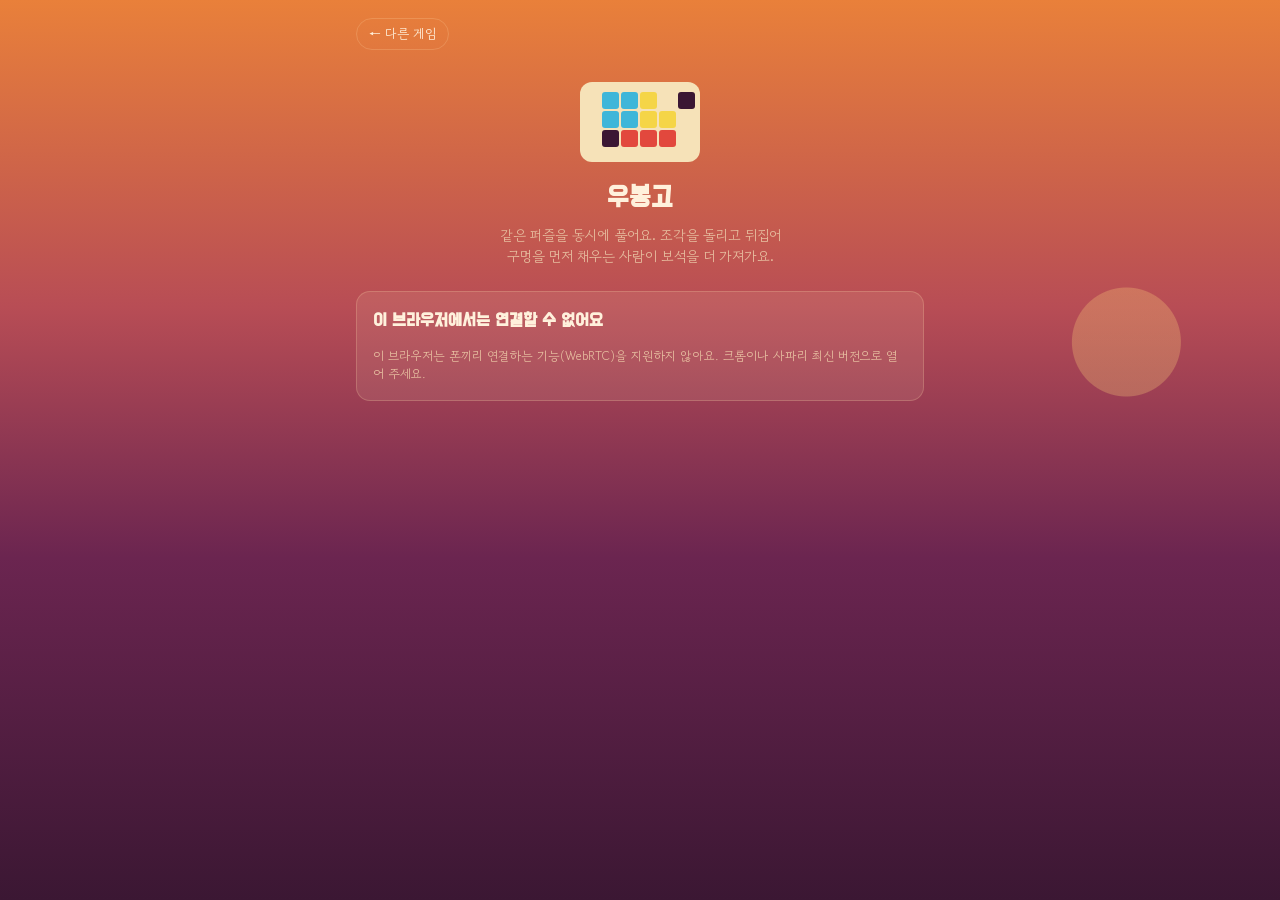
<file: ubongo/index.html>
<!doctype html>
<html lang="ko">
<head>
<meta charset="utf-8">
<meta name="viewport" content="width=device-width,initial-scale=1,viewport-fit=cover">
<title>우봉고</title>
<link rel="preconnect" href="https://fonts.googleapis.com">
<link rel="preconnect" href="https://fonts.gstatic.com" crossorigin>
<link rel="stylesheet" href="https://fonts.googleapis.com/css2?family=Do+Hyeon&family=Gowun+Dodum&display=swap">
<link rel="stylesheet" href="../shared/duo.css?v=01cc91f">
<style>
/* Layout: a savanna-sunset table; the puzzle card (holes to fill) on top, the pieces scattered below it, the sand timer and gem count above. */
:root {
  color-scheme: dark;
  --bg: #3b1733;
  --bg2: #4a1f40;
  --panel: rgba(255, 232, 196, .1);
  --line: rgba(255, 220, 170, .22);
  --fg: #fff1dc;
  --muted: #e7bfa0;
  --accent: #ffcf5a;
  --accent-fg: #3b1733;
  --danger: #ff6b6b;
  --ok: #7fe0a0;
  --sheet: #4a1f40;
  --scrim: rgba(25, 6, 20, .6);
  --f-display: "Do Hyeon", "Gowun Dodum", sans-serif;
  --f-body: "Gowun Dodum", "Apple SD Gothic Neo", "Malgun Gothic", sans-serif;
  --sand: #f6e2b8;
  --hole: #3b1733;
}
body {
  background-color: var(--bg);
  background-image:
    radial-gradient(circle at 88% 38%, rgba(255, 214, 122, .28) 0 54px, transparent 55px),
    linear-gradient(180deg, #e9803a 0%, #b84d55 34%, #6b2550 62%, var(--bg) 100%);
  background-attachment: fixed;
}
.duo-title { color: var(--accent); font-size: 26px; }
.mark-u { width: 140px; height: 96px; }

.ub-top { display: flex; gap: 10px; align-items: center; flex-wrap: wrap; }
.ub-gems { display: flex; gap: 12px; font-size: 13px; color: var(--muted); }
.ub-gems b { color: var(--fg); font-family: var(--f-display); font-size: 20px; font-weight: 400; }
.ub-gems .g { display: inline-flex; align-items: center; gap: 4px; }
.ub-gems svg { width: 16px; }
.ub-round { margin-left: auto; font-size: 13px; color: var(--muted); }
.ub-timer { position: relative; height: 26px; border-radius: 999px; background: rgba(0, 0, 0, .25); border: 1px solid var(--line); overflow: hidden; }
.ub-timer i { position: absolute; inset: 0 auto 0 0; background: linear-gradient(90deg, #ffcf5a, #ff9a3c); transition: width .2s linear; }
.ub-timer i.low { background: linear-gradient(90deg, #ff6b6b, #ff9a3c); }
.ub-timer span { position: relative; display: block; text-align: center; line-height: 26px; font-family: var(--f-display); font-size: 17px; color: #3b1733; mix-blend-mode: normal; }
.ub-status { display: flex; justify-content: space-between; gap: 8px; font-size: 13px; color: var(--muted); }
.ub-status b { color: var(--fg); font-weight: 400; }
.ub-status .done { color: var(--ok); }

.ub-stage { position: relative; width: 100%; touch-action: none; user-select: none; -webkit-user-select: none; -webkit-touch-callout: none; -webkit-tap-highlight-color: transparent; }
.ub-card { position: absolute; border-radius: 14px; background: var(--sand); box-shadow: 0 10px 24px rgba(30, 5, 20, .45), inset 0 0 0 3px #e4c78f; }
.ub-hole { position: absolute; border-radius: 4px; background: var(--hole); box-shadow: inset 0 3px 6px rgba(0, 0, 0, .55); }
/* 조각의 네모 상자 전체가 아니라 실제 칸만 손가락을 받는다 (ㄱ자 조각의 빈 귀퉁이 아래 칸을 누를 수 있게) */
.ub-piece { position: absolute; touch-action: none; pointer-events: none; }
.ub-piece .sq { pointer-events: auto; cursor: grab; }
.ub-piece.drag { cursor: grabbing; z-index: 20; filter: drop-shadow(0 10px 10px rgba(0, 0, 0, .45)); }
.ub-piece.sel .sq { box-shadow: inset 0 0 0 2px #fff, inset 0 -3px 0 rgba(0,0,0,.25); }
.ub-piece .sq { position: absolute; border-radius: 4px; background: var(--pc); box-shadow: inset 0 -3px 0 rgba(0, 0, 0, .25), inset 0 2px 0 rgba(255, 255, 255, .35); }
.ub-piece.placed .sq { box-shadow: inset 0 -3px 0 rgba(0, 0, 0, .2), inset 0 2px 0 rgba(255, 255, 255, .3), 0 0 0 1px rgba(59, 23, 51, .5); }
.ub-tools { display: flex; gap: 8px; }
.ub-tools .duo-btn { flex: 1; }
.ub-say { margin: 0; text-align: center; font-size: 14px; min-height: 1.5em; text-wrap: balance; }
.ub-say em { font-style: normal; color: var(--accent); }
.ub-solved { animation: glow 1.2s ease-in-out 2; }
@keyframes glow { 50% { filter: brightness(1.25) drop-shadow(0 0 16px #ffcf5a); } }
.ub-hidden { display: grid; place-items: center; height: 220px; border-radius: 14px; border: 1px dashed var(--line); color: var(--muted); }
.rule-pieces { display: flex; gap: 10px; flex-wrap: wrap; }
.rule-pieces svg { width: 46px; height: 46px; }
</style>
</head>
<body>
<div class="duo" id="app"></div>
<div id="layer"></div>
<script src="../shared/duo.js?v=01cc91f"></script>
<script>
(() => {
"use strict";
const { esc, shuffle, rnd } = DuoUtil;

/* ───── pieces ───── */
const PIECES = {
  I3: { cells: [[0, 0], [0, 1], [0, 2]], color: "#e2483d" },
  L3: { cells: [[0, 0], [1, 0], [1, 1]], color: "#f5d547" },
  O4: { cells: [[0, 0], [0, 1], [1, 0], [1, 1]], color: "#3fb6d9" },
  I4: { cells: [[0, 0], [0, 1], [0, 2], [0, 3]], color: "#8bd450" },
  L4: { cells: [[0, 0], [1, 0], [2, 0], [2, 1]], color: "#f08a2c" },
  T4: { cells: [[0, 0], [0, 1], [0, 2], [1, 1]], color: "#b46ee0" },
  S4: { cells: [[0, 1], [0, 2], [1, 0], [1, 1]], color: "#ff7fb0" },
  P5: { cells: [[0, 0], [0, 1], [1, 0], [1, 1], [2, 0]], color: "#2f8f6f" },
  L5: { cells: [[0, 0], [1, 0], [2, 0], [3, 0], [3, 1]], color: "#4a6fe3" },
  U5: { cells: [[0, 0], [0, 2], [1, 0], [1, 1], [1, 2]], color: "#d9a441" },
};
const KEYS = Object.keys(PIECES);
const norm = cells => { const mr = Math.min(...cells.map(x => x[0])), mc = Math.min(...cells.map(x => x[1])); return cells.map(([r, c]) => [r - mr, c - mc]).sort((a, b) => a[0] - b[0] || a[1] - b[1]); };
const rot = cells => norm(cells.map(([r, c]) => [c, -r]));
const flip = cells => norm(cells.map(([r, c]) => [r, -c]));
const sig = cells => norm(cells).map(x => x.join(",")).join(";");
function orients(cells) {
  const out = new Map(); let a = norm(cells);
  for (let f = 0; f < 2; f++) { for (let i = 0; i < 4; i++) { out.set(sig(a), a); a = rot(a); } a = flip(a); }
  return [...out.values()];
}
// 퍼즐을 만들 때는 돌리기만 쓴다. 그래서 어떤 퍼즐이든 조각을 뒤집지 않고 풀 수 있다.
function rotations(cells) {
  const out = new Map(); let a = norm(cells);
  for (let i = 0; i < 4; i++) { out.set(sig(a), a); a = rot(a); }
  return [...out.values()];
}
const dims = cells => ({ h: Math.max(...cells.map(x => x[0])) + 1, w: Math.max(...cells.map(x => x[1])) + 1 });

function genPuzzle(k) {
  const maxW = k === 3 ? 5 : 6, maxH = k === 3 ? 4 : 5;
  for (let attempt = 0; attempt < 400; attempt++) {
    const keys = shuffle(KEYS.slice()).slice(0, k);
    const occ = new Map(); let ok = true;
    for (let i = 0; i < keys.length && ok; i++) {
      const os = rotations(PIECES[keys[i]].cells); let placed = false;
      for (let t = 0; t < 80 && !placed; t++) {
        const o = os[rnd(os.length)];
        let dr = 0, dc = 0;
        if (i > 0) {
          const occList = [...occ.keys()].map(s => s.split(",").map(Number));
          const [ar, ac] = occList[rnd(occList.length)];
          const [pr, pc] = o[rnd(o.length)];
          const [er, ec] = [[1, 0], [-1, 0], [0, 1], [0, -1]][rnd(4)];
          dr = ar + er - pr; dc = ac + ec - pc;
        }
        const cells = o.map(([r, c]) => [r + dr, c + dc]);
        if (cells.some(([r, c]) => occ.has(r + "," + c))) continue;
        const all = [...occ.keys()].map(s => s.split(",").map(Number)).concat(cells);
        const rs = all.map(x => x[0]), cs = all.map(x => x[1]);
        if (Math.max(...rs) - Math.min(...rs) + 1 > maxH || Math.max(...cs) - Math.min(...cs) + 1 > maxW) continue;
        cells.forEach(([r, c]) => occ.set(r + "," + c, keys[i]));
        placed = true;
      }
      if (!placed) ok = false;
    }
    if (!ok) continue;
    const raw = [...occ.keys()].map(s => s.split(",").map(Number));
    const mr = Math.min(...raw.map(x => x[0])), mc = Math.min(...raw.map(x => x[1]));
    const cells = norm(raw);
    const d = dims(cells);
    if (d.w * d.h === cells.length) continue;            // 꽉 찬 직사각형은 너무 쉬워서 다시
    // 정답 하나를 같이 기억해 둔다 (못 푼 사람에게 결과 화면에서 보여 줌)
    const sol = keys.map(k => ({ k, cells: [...occ.entries()].filter(([, v]) => v === k).map(([pos]) => { const [r, c] = pos.split(",").map(Number); return [r - mr, c - mc]; }) }));
    return { cells, pieces: keys, w: d.w, h: d.h, sol };
  }
  return null;
}
function validLayout(puzzle, layout) {
  if (!Array.isArray(layout) || layout.length !== puzzle.pieces.length) return false;
  const want = new Set(puzzle.cells.map(x => x.join(","))), got = new Set();
  const left = puzzle.pieces.slice();
  for (const it of layout) {
    const i = left.indexOf(it.k); if (i < 0) return false; left.splice(i, 1);
    if (!orients(PIECES[it.k].cells).some(o => sig(o) === sig(it.cells))) return false;
    for (const [r, c] of it.cells) { const s = r + "," + c; if (!want.has(s) || got.has(s)) return false; got.add(s); }
  }
  return got.size === want.size;
}

const GEM = c => `<svg viewBox="0 0 20 18" aria-hidden="true"><path d="M5 1 H15 L19 6 L10 17 L1 6Z" fill="${c}"/><path d="M5 1 L10 6 L15 1 M1 6 H19 M10 6 V17" stroke="rgba(255,255,255,.45)" stroke-width="1" fill="none"/></svg>`;
const MARK = `<svg class="mark-u" viewBox="0 0 140 96" aria-hidden="true"><rect x="10" y="8" width="120" height="80" rx="12" fill="#f6e2b8"/>${[[0, 0, "#3fb6d9"], [0, 1, "#3fb6d9"], [1, 1, "#3fb6d9"], [1, 0, "#3fb6d9"], [0, 2, "#f5d547"], [1, 2, "#f5d547"], [1, 3, "#f5d547"], [2, 3, "#e2483d"], [2, 2, "#e2483d"], [2, 1, "#e2483d"]].map(([r, c, col]) => `<rect x="${32 + c * 19}" y="${18 + r * 19}" width="17" height="17" rx="3" fill="${col}"/>`).join("")}<rect x="32" y="56" width="17" height="17" rx="3" fill="#3b1733"/><rect x="108" y="18" width="17" height="17" rx="3" fill="#3b1733"/></svg>`;

const ROUND_MS = { 3: 60000, 4: 90000 };
function newRound(g) {
  g.round += 1;
  g.rid = (g.rid || 0) + 1;
  g.puzzle = genPuzzle(g.k);
  g.times = [null, null];
  g.phase = "solving";
  g.award = null;
  return g;
}
function score(g, N) {
  const solved = [0, 1].filter(s => g.times[s] >= 0).sort((a, b) => g.times[a] - g.times[b]);
  const award = [0, 0];
  if (solved[0] != null) award[solved[0]] = 3;
  if (solved[1] != null) award[solved[1]] = 1;
  g.gems = [g.gems[0] + award[0], g.gems[1] + award[1]];
  g.award = award;
  g.history.push({ round: g.round, times: g.times.slice(), award });
  g.log.push(`${g.round}번째 퍼즐 — ${[0, 1].map(s => `${N[s]} ${g.times[s] >= 0 ? (g.times[s] / 1000).toFixed(1) + "초" : "실패"}`).join(", ")}`);
  g.phase = "scored";
  if (g.round >= g.rounds) g.over = true;
}
const secs = ms => (ms / 1000).toFixed(1);

const game = {
  id: "ubongo",
  title: "우봉고",
  mark: MARK,
  tagline: "같은 퍼즐을 동시에 풀어요. 조각을 돌리고 뒤집어 구멍을 먼저 채우는 사람이 보석을 더 가져가요.",
  options: [
    { id: "k", label: "조각 수", def: 3, choices: [{ v: 3, label: "3조각 (60초)" }, { v: 4, label: "4조각 (90초)" }] },
    { id: "rounds", label: "퍼즐 수", def: 6, choices: [{ v: 4, label: "4판" }, { v: 6, label: "6판" }, { v: 9, label: "9판" }] },
  ],
  setup(players, opts, env) {
    const g = { k: +opts.k || 3, rounds: +opts.rounds || 6, round: 0, gems: [0, 0], history: [], log: [], over: false };
    return newRound(g);
  },
  apply(g, seat, a, env) {
    const N = env.names;
    if (a.type === "solved" || a.type === "fail") {
      if (g.phase !== "solving" || g.times[seat] != null || a.rid !== g.rid) return null;
      if (a.type === "solved") {
        if (!validLayout(g.puzzle, a.layout) || !(a.ms > 0)) return null;
        g.times[seat] = Math.round(a.ms);
      } else g.times[seat] = -1;
      if (g.times[0] != null && g.times[1] != null) score(g, N);
      return g;
    }
    if (a.type === "next") {
      if (g.phase !== "scored" || g.over) return null;
      return newRound(g);
    }
    return null;
  },
  result(g, ctx) {
    if (!g.over || g.phase !== "scored") return null;
    const [a, b] = g.gems, N = ctx.names;
    const title = a === b ? "무승부!" : `${esc(N[a > b ? 0 : 1])} 님 승리!`;
    return { title, html: `<table class="duo-table"><thead><tr><th>퍼즐</th><th>${esc(N[0])}</th><th>${esc(N[1])}</th></tr></thead><tbody>
      ${g.history.map(h => `<tr><td>${h.round}</td>${[0, 1].map(s => `<td class="num">${h.times[s] >= 0 ? secs(h.times[s]) + "초" : "—"} ${h.award[s] ? `(+${h.award[s]})` : ""}</td>`).join("")}</tr>`).join("")}
      <tr><td><b>보석</b></td><td class="num"><b>${a}</b></td><td class="num"><b>${b}</b></td></tr></tbody></table>` };
  },
  render(ctx) {
    const g = ctx.g, N = ctx.names;
    const me = ctx.me < 0 ? 0 : ctx.me, op = 1 - me, spect = ctx.me < 0;
    const solving = g.phase === "solving" && !spect && g.times[me] == null;
    const gems = `<div class="ub-gems">${[me, op].map((s, i) => `<span class="g">${GEM(i ? "#3fb6d9" : "#ffcf5a")} ${esc(N[s])} <b>${g.gems[s]}</b></span>`).join("")}</div>`;
    const top = `<div class="ub-top">${gems}<span class="ub-round">${g.round}/${g.rounds}번째 퍼즐 · ${g.k}조각</span></div>`;

    let mid = "";
    if (g.phase === "solving") {
      const oppTxt = g.times[op] == null ? "푸는 중…" : g.times[op] >= 0 ? `<span class="done">${secs(g.times[op])}초에 완성!</span>` : "시간 초과";
      const myTxt = g.times[me] == null ? "" : g.times[me] >= 0 ? `<span class="done">${secs(g.times[me])}초에 완성!</span>` : "시간 초과";
      mid = `<div class="ub-timer" id="ub-timer"><i style="width:100%"></i><span>${solving ? "" : "—"}</span></div>
        ${myTxt || oppTxt ? `<div class="ub-status"><span>${myTxt ? `나 <b>${myTxt}</b>` : ""}</span>${oppTxt ? `<span>${esc(N[op])} <b>${oppTxt}</b></span>` : ""}</div>` : ""}`;
    }
    let body;
    if (g.phase === "scored") {
      const h = g.history[g.history.length - 1];
      body = `<div class="duo-panel"><h2>${h.round}번째 퍼즐 결과</h2>
        <table class="duo-table"><tbody>${[0, 1].map(s => `<tr><td>${esc(N[s])}</td><td class="num">${h.times[s] >= 0 ? secs(h.times[s]) + "초" : "못 풀었어요"}</td><td class="num">${h.award[s] ? `보석 +${h.award[s]}` : ""}</td></tr>`).join("")}</tbody></table>
        ${g.over || spect ? "" : `<div class="duo-row"><button class="duo-btn primary" data-a="next"><b>다음 퍼즐</b><span>누르면 둘 다 바로 시작해요</span></button></div>`}</div>
        ${!spect && g.times[me] < 0 ? `<p class="ub-say">정답은 이렇게 놓는 거였어요</p>` : ""}
        <div class="ub-stage" id="ub-stage" data-show="solution"></div>`;
    } else if (solving) {
      body = `<div class="ub-stage" id="ub-stage"></div>
        <div class="ub-tools"><button class="duo-btn" data-a="rot"><b>돌리기 ↻</b><span>조각을 톡 눌러도 돌아가요</span></button><button class="duo-btn" data-a="flip"><b>뒤집기 ⇋</b><span>필요 없지만 써도 돼요</span></button></div>
        <p class="ub-say">조각을 끌어다 구멍에 맞춰 놓으세요. 모든 퍼즐은 <em>돌리기만으로</em> 풀 수 있어요.</p>
        <div class="ub-tools"><button class="duo-btn warn" data-a="giveup"><b>${ctx.ui.giveArm ? "정말 포기할까요? 한 번 더 누르기" : "포기하기"}</b><span>이번 퍼즐은 보석 없이 넘겨요</span></button></div>`;
    } else if (!spect && g.times[me] != null) {
      body = `<p class="ub-say">${g.times[me] >= 0 ? "완성!" : "이번 퍼즐은 넘겼어요. 정답은 이렇게 놓는 거였어요."} ${esc(N[op])} 님이 끝나길 기다리는 중…</p><div class="ub-stage" id="ub-stage" data-show="solution"></div>`;
    } else {
      body = `<div class="ub-hidden">두 사람이 퍼즐을 푸는 중이에요</div>`;
    }
    return top + mid + body;
  },
  mounted(root, ctx) {
    const g = ctx.g, ui = ctx.ui;
    clearInterval(ui.timerId);
    const stage = root.querySelector("#ub-stage");
    const me = ctx.me < 0 ? 0 : ctx.me;
    const ukey = g.rid;
    if (ui.key !== ukey) {
      ui.key = ukey; ui.sel = 0; ui.done = false; ui.sent = false; ui.start = null; ui.drag = null; ui.giveArm = false;
      ui.pieces = g.puzzle.pieces.map(k => ({ k, o: norm(PIECES[k].cells), at: null }));
    }
    if (stage && stage.dataset.show === "solution") { drawStage(stage, ctx, true); return; }
    if (!stage) return;
    drawStage(stage, ctx, false);
    if (ui.start == null) ui.start = performance.now();
    const limit = ROUND_MS[g.k];
    const bar = root.querySelector("#ub-timer i"), txt = root.querySelector("#ub-timer span");
    const tick = () => {
      if (ui.done) return;
      const left = Math.max(0, limit - (performance.now() - ui.start));
      if (bar) { bar.style.width = (left / limit * 100) + "%"; bar.classList.toggle("low", left < 10000); }
      if (txt) txt.textContent = Math.ceil(left / 1000) + "초";
      if (left <= 0 && !ui.sent) { ui.sent = true; clearInterval(ui.timerId); ctx.toast("시간이 다 됐어요!"); ctx.act({ type: "fail", rid: g.rid }); }
    };
    tick(); ui.timerId = setInterval(tick, 200);
  },
  onClick(el, ctx) {
    const a = el.dataset.a, ui = ctx.ui;
    if (a === "next") ctx.act({ type: "next" });
    else if (a === "giveup") {
      if (ui.done) return;
      if (!ui.giveArm) { ui.giveArm = true; ctx.rerender(); setTimeout(() => { if (ui.giveArm) { ui.giveArm = false; ctx.rerender(); } }, 4000); return; }
      ui.giveArm = false; ui.done = true; ui.sent = true; clearInterval(ui.timerId);
      ctx.act({ type: "fail", rid: ctx.g.rid });
    }
    else if (a === "rot" || a === "flip") {
      const p = ui.pieces && ui.pieces[ui.sel];
      if (!p || ui.done) return;
      p.o = a === "rot" ? rot(p.o) : flip(p.o); p.at = null;
      const st = document.getElementById("ub-stage"); if (st) drawStage(st, ctx, false);
    }
  },
  rules: `
  <p>우봉고는 누가 더 빨리 퍼즐을 푸는지 겨루는 게임이에요. 퍼즐 카드의 구멍을 주어진 조각으로 빈틈없이 채우면 완성이에요.</p>
  <h3>한 판</h3>
  <ol>
    <li>둘에게 <b>같은 퍼즐</b>과 같은 조각이 주어지고, 모래시계가 돌아가기 시작해요.</li>
    <li>조각을 <b>돌려서</b> 구멍에 맞춰 놓아요. 조각은 모두 써야 하고, 겹치거나 구멍 밖으로 나가면 안 돼요. 이 앱의 퍼즐은 모두 뒤집지 않고 돌리기만으로 풀려요.</li>
    <li>먼저 완성한 사람은 <b>보석 3개</b>, 시간 안에 늦게라도 완성한 사람은 <b>보석 1개</b>를 받아요.</li>
    <li>못 풀겠으면 "포기하기"로 넘길 수 있어요. 결과 화면에서 정답을 보여 줘요.</li>
  </ol>
  <h3>게임 끝</h3>
  <p>정한 수의 퍼즐을 다 풀면 보석이 많은 사람이 이겨요.</p>
  <h3>조각 모양</h3>
  <div class="rule-pieces">${KEYS.map(k => pieceSVG(k)).join("")}</div>
  <h3>조작</h3>
  <ul><li>조각을 끌어서 구멍 위에 놓으면 칸에 딱 맞게 붙어요. 맞지 않으면 원래 자리로 돌아가요. 손가락으로 끌 때는 조각이 손가락 조금 위에 떠서 따라와요.</li>
  <li>조각을 톡 누르면 오른쪽으로 90° 돌아가요. "뒤집기"로 좌우를 뒤집어요.</li>
  <li>놓인 조각을 끌어내면 다시 뺄 수 있어요.</li></ul>`,
};
function pieceSVG(k) {
  const c = PIECES[k].cells, d = dims(c), s = 40 / Math.max(d.w, d.h);
  return `<svg viewBox="0 0 46 46">${c.map(([r, cc]) => `<rect x="${3 + cc * s}" y="${3 + r * s}" width="${s - 2}" height="${s - 2}" rx="2" fill="${PIECES[k].color}"/>`).join("")}</svg>`;
}

/* ───── the puzzle stage (drag & drop) ───── */
function drawStage(stage, ctx, solution) {
  const g = ctx.g, ui = ctx.ui, P = g.puzzle;
  const W = stage.clientWidth || 360;
  const cs = Math.floor(Math.min(46, (W - 24) / Math.max(P.w + 1, 7)));
  const pad = Math.round(cs * .5);
  const cardW = P.w * cs + pad * 2, cardH = P.h * cs + pad * 2;
  const cardX = Math.round((W - cardW) / 2), cardY = 4;
  const bx = cardX + pad, by = cardY + pad;                   // board origin (top-left of cell 0,0)
  // tray layout
  const trayY = cardY + cardH + Math.round(cs * .8);
  let x = 6, y = trayY, rowH = 0;
  let list = ui.pieces;
  if (solution && P.sol && !ui.pieces.every(p => p.at)) {
    list = P.sol.map(x => { const mr = Math.min(...x.cells.map(c => c[0])), mc = Math.min(...x.cells.map(c => c[1])); return { k: x.k, o: norm(x.cells), at: [mr, mc] }; });
  }
  const pos = list.map(p => {
    if (p.at) return { x: bx + p.at[1] * cs, y: by + p.at[0] * cs };
    const d = dims(p.o), w = d.w * cs, h = d.h * cs;
    if (x + w > W - 6) { x = 6; y += rowH + Math.round(cs * .5); rowH = 0; }
    const out = { x, y }; x += w + Math.round(cs * .6); rowH = Math.max(rowH, h); return out;
  });
  stage.style.height = (solution ? cardY + cardH + 8 : y + rowH + 10) + "px";
  const holes = P.cells.map(([r, c]) => `<span class="ub-hole" style="left:${bx + c * cs + 1}px;top:${by + r * cs + 1}px;width:${cs - 2}px;height:${cs - 2}px"></span>`).join("");
  const pieces = list.map((p, i) => {
    if (solution && !p.at) return "";
    const sq = p.o.map(([r, c]) => `<span class="sq" style="left:${c * cs + 1}px;top:${r * cs + 1}px;width:${cs - 2}px;height:${cs - 2}px"></span>`).join("");
    const d = dims(p.o);
    const style = `--pc:${PIECES[p.k].color};left:${pos[i].x}px;top:${pos[i].y}px;width:${d.w * cs}px;height:${d.h * cs}px${solution ? ";pointer-events:none" : ""}`;
    return `<div class="ub-piece ${p.at ? "placed" : ""} ${!solution && ui.sel === i ? "sel" : ""}" data-i="${i}" style="${style}" aria-label="조각 ${i + 1}">${sq}</div>`;
  }).join("");
  stage.innerHTML = `<div class="ub-card ${ui.done ? "ub-solved" : ""}" style="left:${cardX}px;top:${cardY}px;width:${cardW}px;height:${cardH}px"></div>${holes}${pieces}`;
  stage._geo = { bx, by, cs };
  if (solution) return;
  wireStage(stage, ctx);
}

/* 끌기: 아이폰 사파리는 손가락 움직임을 스크롤로 가져가 버리면 pointercancel을 보내서
   끌던 조각이 튕겨 나간다. 조각을 만지는 순간 touchstart/touchmove를 막아 스크롤이
   시작되지 않게 하고, 움직임은 window에서 받는다. */
let curStage = null;                  // 지금 화면에 있는 판 (프레임워크가 다시 그리면 바뀐다)
function wireStage(stage, ctx) {
  stage._ctx = ctx; curStage = stage;
  if (!windowWired) { windowWired = true; window.addEventListener("pointermove", onMove, { passive: true }); window.addEventListener("pointerup", onEnd); window.addEventListener("pointercancel", onEnd); }
  if (stage._wired) return;
  stage._wired = true;
  const blockTouch = e => { if (e.target.closest && e.target.closest(".ub-piece")) e.preventDefault(); };
  stage.addEventListener("touchstart", blockTouch, { passive: false });
  stage.addEventListener("touchmove", e => { if (stage._ctx.ui.drag) e.preventDefault(); }, { passive: false });
  stage.addEventListener("gesturestart", e => e.preventDefault());
  stage.addEventListener("contextmenu", e => { if (e.target.closest(".ub-piece")) e.preventDefault(); });
  stage.addEventListener("pointerdown", ev => {
    const ctx = stage._ctx, ui = ctx.ui;
    const el = ev.target.closest(".ub-piece");
    if (!el || ui.done || ui.drag) return;
    ev.preventDefault();
    const i = +el.dataset.i;
    const lift = ev.pointerType === "touch" ? Math.round(stage._geo.cs * .9) : 0;   // 손가락에 가리지 않게
    ui.drag = { stage, id: ev.pointerId, i, el, x0: ev.clientX, y0: ev.clientY, ox: el.offsetLeft, oy: el.offsetTop, lift, moved: false, t0: performance.now() };
    ui.sel = i;
    stage.querySelectorAll(".ub-piece").forEach(n => n.classList.toggle("sel", n === el));
  });
}
let windowWired = false;
function onMove(ev) {
    const stage = curStage; if (!stage) return;
    const ui = stage._ctx.ui, d = ui.drag;
    if (!d || ev.pointerId !== d.id) return;
    const dx = ev.clientX - d.x0, dy = ev.clientY - d.y0;
    if (!d.moved && Math.hypot(dx, dy) > 8) { d.moved = true; d.el.classList.add("drag"); }
    if (d.moved) { d.el.style.left = (d.ox + dx) + "px"; d.el.style.top = (d.oy + dy - d.lift) + "px"; }
}
function onEnd(ev) {
    const stage = curStage; if (!stage) return;
    const ctx = stage._ctx, ui = ctx.ui, d = ui.drag;
    if (!d || ev.pointerId !== d.id) return;
    ui.drag = null;
    const p = ui.pieces[d.i];
    if (d.stage !== stage || !d.el.isConnected) { drawStage(stage, ctx, false); return; }   // 끄는 사이 화면이 새로 그려졌으면 원래대로
    if (!d.moved) {
      if (ev.type === "pointerup" && performance.now() - d.t0 < 500) { p.o = rot(p.o); p.at = null; }
      drawStage(stage, ctx, false); ctx.flush(); return;
    }
    const { bx, by, cs } = stage._geo;
    const c0 = Math.round((d.el.offsetLeft - bx) / cs), r0 = Math.round((d.el.offsetTop - by) / cs);
    const want = new Set(ctx.g.puzzle.cells.map(x => x.join(",")));
    const others = new Set();
    ui.pieces.forEach((q, j) => { if (j !== d.i && q.at) q.o.forEach(([r, c]) => others.add((r + q.at[0]) + "," + (c + q.at[1]))); });
    const fits = p.o.every(([r, c]) => { const k = (r + r0) + "," + (c + c0); return want.has(k) && !others.has(k); });
    p.at = fits ? [r0, c0] : null;
    drawStage(stage, ctx, false);
    if (fits && ui.pieces.every(q => q.at)) finish(ctx);
    ctx.flush();                          // 끄는 동안 미뤄 둔 화면 갱신(상대 진행 상황 등)
}
function finish(ctx) {
  const ui = ctx.ui, g = ctx.g;
  if (ui.done) return;
  ui.done = true; ui.sent = true; clearInterval(ui.timerId);
  const ms = performance.now() - ui.start;
  const layout = ui.pieces.map(p => ({ k: p.k, cells: p.o.map(([r, c]) => [r + p.at[0], c + p.at[1]]) }));
  ctx.toast(`완성! ${secs(ms)}초`);
  const st = document.getElementById("ub-stage"); if (st) st.querySelector(".ub-card").classList.add("ub-solved");
  setTimeout(() => ctx.act({ type: "solved", rid: g.rid, ms, layout }), 500);
}
// 아이폰은 스크롤로 주소창이 접힐 때도 resize가 와서, 폭이 바뀐 경우에만 다시 그린다
let lastW = 0;
addEventListener("resize", () => {
  const st = document.getElementById("ub-stage");
  if (!st || !window.__ubCtx || window.__ubCtx.ui.drag || st.clientWidth === lastW) return;
  lastW = st.clientWidth; drawStage(st, window.__ubCtx, st.dataset.show === "solution");
});
game.holdRender = () => !!(curStage && curStage.isConnected && curStage._ctx.ui.drag);
const _mounted = game.mounted;
game.mounted = (root, ctx) => { window.__ubCtx = ctx; _mounted(root, ctx); };
Duo(game);
})();
</script>
</body>
</html>
</file>
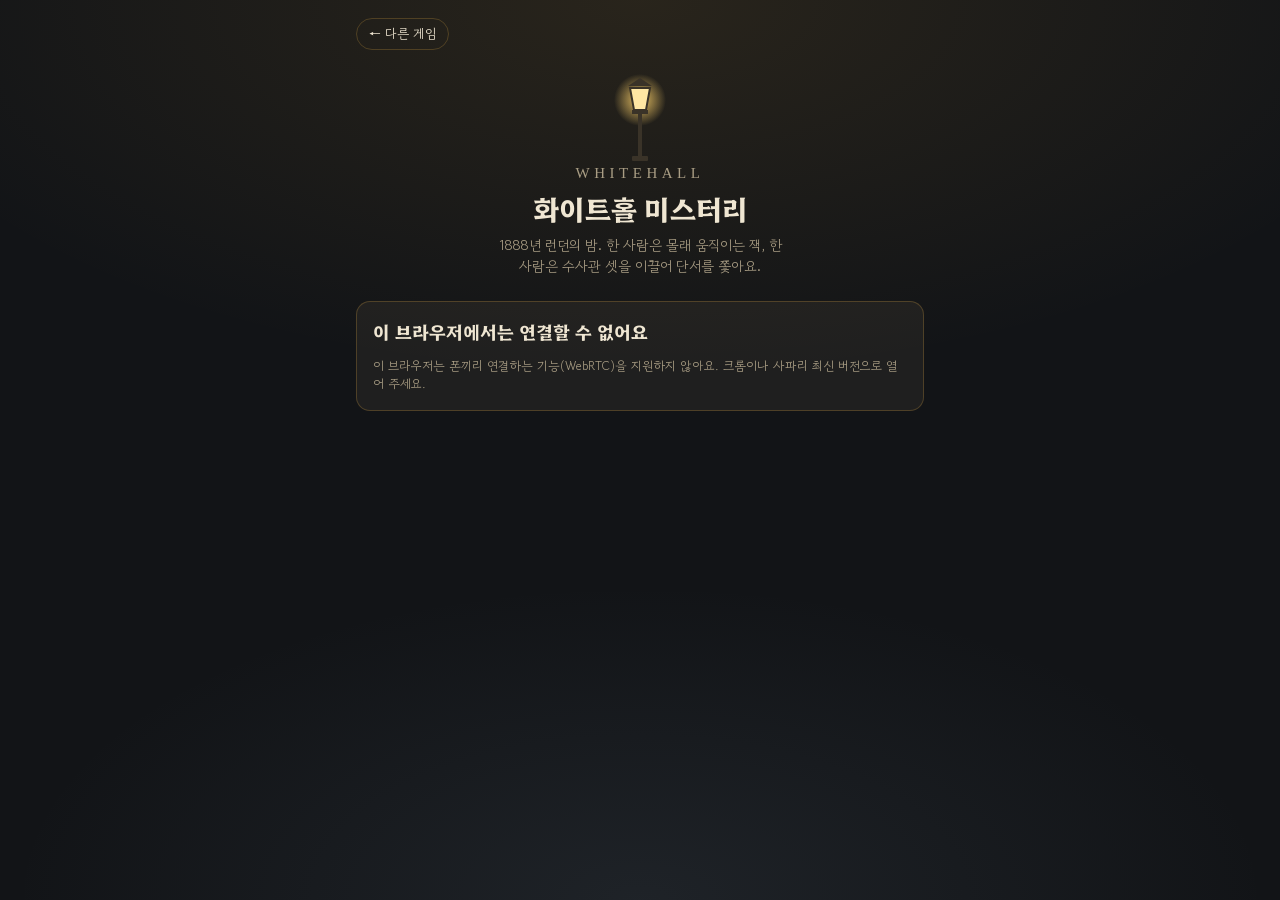
<file: whitehall/index.html>
<!doctype html>
<html lang="ko">
<head>
<meta charset="utf-8">
<meta name="viewport" content="width=device-width,initial-scale=1,viewport-fit=cover">
<title>화이트홀 미스터리</title>
<link rel="preconnect" href="https://fonts.googleapis.com">
<link rel="preconnect" href="https://fonts.gstatic.com" crossorigin>
<link rel="stylesheet" href="https://fonts.googleapis.com/css2?family=Hahmlet:wght@500;700;800&family=Gowun+Dodum&family=IM+Fell+English+SC&display=swap">
<link rel="stylesheet" href="../shared/duo.css?v=01cc91f">
<style>
/* Layout: a gaslit 1888 map of the streets around Whitehall fills the screen; the 15-step night track above it, the move controls below. */
:root {
  color-scheme: dark;
  --bg: #121417;
  --bg2: #1d2024;
  --panel: rgba(240, 220, 170, .06);
  --line: rgba(242, 181, 68, .22);
  --fg: #efe6d2;
  --muted: #a99d84;
  --accent: #f2b544;
  --accent-fg: #1b1408;
  --danger: #e2574c;
  --ok: #8fd18a;
  --sheet: #1f2226;
  --scrim: rgba(5, 6, 8, .65);
  --f-display: "Hahmlet", "Nanum Myeongjo", serif;
  --f-body: "Gowun Dodum", "Apple SD Gothic Neo", "Malgun Gothic", sans-serif;
  --f-fell: "IM Fell English SC", Georgia, serif;
  --paper: #2b261f;
  --street: #b9a479;
  --blood: #c0392b;
  --clue: #f2c84b;
  --p0: #f2c84b; --p1: #4f97e3; --p2: #e25b55;
}
body {
  background-color: var(--bg);
  background-image: radial-gradient(90% 60% at 50% 0%, rgba(242, 181, 68, .1), transparent 70%), radial-gradient(70% 50% at 50% 100%, rgba(120, 140, 160, .12), transparent 70%);
  background-attachment: fixed;
}
.duo-title { color: var(--accent); font-size: 18px; }
.mark-w { display: flex; flex-direction: column; align-items: center; gap: 4px; }
.mark-w .lamp { width: 64px; height: 88px; }
.mark-w .en { font-family: var(--f-fell); font-size: 15px; letter-spacing: .3em; color: var(--muted); }

.wh-top { display: flex; flex-direction: column; gap: 6px; padding: 8px 10px; border: 1px solid var(--line); border-radius: 12px; background: var(--panel); }
.wh-row { display: flex; align-items: center; gap: 10px; flex-wrap: wrap; font-size: 13px; color: var(--muted); }
.wh-row b { color: var(--fg); font-weight: 400; }
.wh-row .role { margin-left: auto; font-size: 12px; padding: 2px 10px; border-radius: 999px; border: 1px solid var(--line); }
.wh-row .role.jack { border-color: var(--blood); color: #ff9187; }
.wh-bodies { display: inline-flex; gap: 3px; }
.wh-bodies i { width: 10px; height: 10px; border-radius: 50%; border: 1.5px solid var(--blood); }
.wh-bodies i.on { background: var(--blood); }
.wh-track { display: grid; grid-template-columns: repeat(15, minmax(0, 1fr)); gap: 3px; }
.wh-track span { aspect-ratio: 1; border-radius: 4px; border: 1px solid var(--line); display: grid; place-items: center; font-size: 10px; color: var(--muted); font-variant-numeric: tabular-nums; }
.wh-track span.on { background: rgba(242, 181, 68, .22); border-color: var(--accent); color: var(--fg); }
.wh-track span.coach { background: rgba(79, 151, 227, .3); }
.wh-track span.alley { background: rgba(160, 120, 220, .3); }
.wh-track span.boat { background: rgba(90, 180, 200, .3); }
.wh-track span:last-child { border-color: rgba(226, 87, 76, .6); }

.wh-mapbox { position: relative; border-radius: 14px; overflow: auto; border: 1px solid var(--line); background: var(--paper); -webkit-overflow-scrolling: touch; max-height: 72vh; }
.wh-map { display: block; width: 100%; height: auto; touch-action: pan-x pan-y; }
.wh-map.zoom { width: 175%; }
.wh-zoom { position: absolute; right: 8px; top: 8px; z-index: 2; }
.wh-zoomwrap { position: relative; }
.wh-map text { font-family: var(--f-body); pointer-events: none; }
.wh-map .loc circle.base { fill: #eadfc4; stroke: #6d5d3f; stroke-width: 1.5; }
.wh-map .loc text { font-size: 11px; font-weight: 700; fill: #2a2318; text-anchor: middle; dominant-baseline: central; }
.wh-map .loc.can { cursor: pointer; }
.wh-map .loc.can circle.base { fill: #fff3c9; stroke: var(--accent); stroke-width: 3; }
.wh-map .loc.target circle.ring { fill: none; stroke: #ffd36b; stroke-width: 3; stroke-dasharray: 3 3; }
.wh-map .loc.found circle.base { fill: var(--blood); stroke: #ffb3a8; }
.wh-map .loc.found text { fill: #fff; }
.wh-map .loc.clue circle.base { fill: var(--clue); stroke: #fff; stroke-width: 2.5; }
.wh-map .loc.empty circle.base { fill: #6d6556; }
.wh-map .loc.empty text { fill: #d8cfbd; }
.wh-map .loc.found.clue circle.base { fill: var(--blood); stroke: #ffb3a8; }
.wh-map .loc.found.clue text { fill: #fff; }
.wh-map .loc.can.arrest circle.base { fill: #ffe3df; stroke: var(--danger); stroke-width: 3.5; }
.wh-map.pulse .loc.can circle.base { animation: pulse 1.4s ease-in-out infinite; }
@keyframes pulse { 50% { stroke-width: 5; } }
.wh-map .badge text { font-size: 10px; font-weight: 700; text-anchor: middle; dominant-baseline: central; }
.wh-map .badge.clue circle { fill: var(--clue); stroke: #1b1408; stroke-width: 1.5; }
.wh-map .badge.clue text { fill: #1b1408; }
.wh-map .badge.empty circle { fill: #3a342b; stroke: #d8cfbd; stroke-width: 1.2; }
.wh-map .badge.empty text { fill: #f0e8d6; }
/* 폰에서 지도를 길게 눌러도 글자가 선택되거나 메뉴가 뜨지 않게 */
.wh-mapbox, .wh-map, .wh-map * { -webkit-user-select: none; user-select: none; -webkit-touch-callout: none; -webkit-tap-highlight-color: transparent; }
.wh-seg { display: grid; grid-template-columns: 1fr 1fr; border: 1px solid var(--line); border-radius: 12px; overflow: hidden; }
.wh-seg button { border: none; background: transparent; padding: 10px 6px; font-size: 15px; font-weight: 700; display: flex; flex-direction: column; align-items: center; gap: 1px; }
.wh-seg button small { font-size: 11.5px; font-weight: 400; color: var(--muted); }
.wh-seg button[aria-checked=true] { background: rgba(242, 181, 68, .2); color: var(--accent); box-shadow: inset 0 0 0 2px var(--accent); }
.wh-seg button.arrest[aria-checked=true] { background: rgba(226, 87, 76, .18); color: #ff8b80; box-shadow: inset 0 0 0 2px var(--danger); }
.wh-seg button:disabled { opacity: .35; }
.wh-results { display: flex; flex-wrap: wrap; gap: 5px; align-items: center; font-size: 12.5px; }
.wh-results .lbl { color: var(--muted); margin-right: 2px; }
.wh-results .chip { padding: 2px 9px; border-radius: 999px; font-weight: 700; }
.wh-results .chip.clue { background: var(--clue); color: #1b1408; }
.wh-results .chip.empty { background: #3a342b; color: #e8dfcb; border: 1px solid #6d6556; }
.wh-say .bad { color: #ff8b80; }
.wh-map .loc.trail circle.base { stroke: #ff8c7f; stroke-width: 3; }
.wh-map .cr rect { fill: #111; stroke: #6b6253; stroke-width: 1.5; }
.wh-map .cr.start rect { stroke: var(--clue); stroke-width: 2.5; }
.wh-map .cr.can { cursor: pointer; }
.wh-map .cr.can rect { stroke: #fff; stroke-width: 3; fill: #2b2b2b; }
.wh-map .cr.chosen rect { fill: var(--clue); }
.wh-map .pawn { pointer-events: none; }
.wh-map .pawn.click { pointer-events: auto; cursor: pointer; }
.wh-map .pawn .halo { fill: rgba(255,255,255,.18); stroke: #fff; stroke-width: 2; animation: halo 1.2s ease-in-out infinite; }
@keyframes halo { 50% { r: 20; opacity: .6; } }
.wh-map .cr .glow { fill: rgba(242, 200, 75, .25); stroke: var(--clue); stroke-width: 2.5; animation: halo 1.2s ease-in-out infinite; }
.wh-map .pawn.sel circle { stroke: #fff; stroke-width: 3; }
.wh-say b { color: var(--fg); }
.wh-say { margin: 0; text-align: center; font-size: 14px; min-height: 1.5em; text-wrap: balance; }
.wh-say em { font-style: normal; color: var(--accent); }
.wh-say .bad { color: var(--danger); }
.wh-ctrl { display: flex; flex-direction: column; gap: 8px; }
.wh-btns { display: flex; gap: 6px; flex-wrap: wrap; }
.wh-btns .duo-btn { flex: 1 1 90px; padding: 9px 10px; }
.wh-btns .duo-btn b { font-size: 15px; }
.wh-btns .duo-btn[aria-pressed=true] { border-color: var(--accent); background: rgba(242, 181, 68, .16); }
.wh-pieces { display: flex; gap: 6px; }
.wh-pieces button { flex: 1; display: flex; align-items: center; justify-content: center; gap: 6px; padding: 8px; border-radius: 10px; border: 1px solid var(--line); background: transparent; font-size: 13px; }
.wh-pieces button i { width: 14px; height: 14px; border-radius: 50%; }
.wh-pieces button[aria-pressed=true] { border-color: #fff; background: rgba(255,255,255,.08); }
.wh-pieces button.done { opacity: .45; }
.wh-targets { display: grid; grid-template-columns: repeat(4, minmax(0, 1fr)); gap: 6px; }
.wh-targets span { text-align: center; padding: 6px 2px; border-radius: 10px; border: 1px dashed var(--line); font-size: 12px; color: var(--muted); }
.wh-targets span b { display: block; font-size: 17px; color: var(--fg); font-weight: 700; }
.wh-targets span.set { border-style: solid; border-color: #ffd36b; }
.wh-targets span.found { border-color: var(--blood); background: rgba(192, 57, 43, .15); }
.rule-key { display: grid; grid-template-columns: auto 1fr; gap: 6px 10px; align-items: center; font-size: 13.5px; }
.rule-key svg { width: 28px; height: 28px; }
</style>
</head>
<body>
<div class="duo" id="app"></div>
<div id="layer"></div>
<script src="../shared/duo.js?v=01cc91f"></script>
<script src="engine.js?v=01cc91f"></script>
<script>
(() => {
"use strict";
const { esc, rnd, toast } = DuoUtil;
const E = window.WHE, MAP = E.MAP;
const TRACK_ICON = { walk: "", coach: "마", alley: "골", boat: "배" };
const PCOL = ["var(--p0)", "var(--p1)", "var(--p2)"];
const QUAD_TINT = ["rgba(192,57,43,.10)", "rgba(79,151,227,.10)", "rgba(200,160,60,.10)", "rgba(150,110,200,.10)"];

const LAMP = `<svg class="lamp" viewBox="0 0 64 88" aria-hidden="true"><defs><radialGradient id="glow"><stop offset="0" stop-color="#ffd36b" stop-opacity=".9"/><stop offset="1" stop-color="#ffd36b" stop-opacity="0"/></radialGradient></defs><circle cx="32" cy="26" r="26" fill="url(#glow)"/><path d="M22 14 H42 L38 36 H26Z" fill="#ffe7a3" stroke="#3a3328" stroke-width="2"/><path d="M20 12 H44 L32 4Z" fill="#3a3328"/><rect x="24" y="36" width="16" height="4" fill="#3a3328"/><rect x="30" y="40" width="4" height="44" fill="#3a3328"/><rect x="24" y="82" width="16" height="5" rx="1" fill="#3a3328"/></svg>`;
const HAT = `<g><ellipse cx="0" cy="6" rx="15" ry="4.5" fill="#0d0d0d" stroke="#c0392b" stroke-width="1.5"/><rect x="-9" y="-12" width="18" height="18" rx="2" fill="#0d0d0d" stroke="#c0392b" stroke-width="1.5"/><rect x="-9" y="1" width="18" height="3.5" fill="#c0392b"/></g>`;

/* ───── map drawing ───── */
function mapSVG(g, v) {
  // v: { jack: show secret info, canLoc: Set, canCross: Set, chosenCross: Set, targets: Set, selPiece, reveal }
  const parts = [];
  const qx = MAP.cx, ry = MAP.riverY;
  parts.push(`<rect width="${MAP.W}" height="${MAP.H}" fill="#2b261f"/>`);
  [[0, 0, qx, ry], [qx, 0, MAP.W - qx, ry], [0, ry, qx, MAP.H - ry], [qx, ry, MAP.W - qx, MAP.H - ry]].forEach((r, i) => parts.push(`<rect x="${r[0]}" y="${r[1]}" width="${r[2]}" height="${r[3]}" fill="${QUAD_TINT[i]}"/>`));
  // the Thames
  parts.push(`<path d="M0 ${ry - 24} C ${MAP.W * .3} ${ry - 34}, ${MAP.W * .6} ${ry - 12}, ${MAP.W} ${ry - 22} L ${MAP.W} ${ry + 22} C ${MAP.W * .65} ${ry + 30}, ${MAP.W * .35} ${ry + 12}, 0 ${ry + 24} Z" fill="#203a4b"/>`);
  for (let i = 0; i < 6; i++) parts.push(`<path d="M${30 + i * 90} ${ry - 4 + (i % 2) * 8} q 10 -5 20 0 t 20 0" stroke="#3f6a85" stroke-width="1.4" fill="none"/>`);
  parts.push(`<text x="${MAP.W - 14}" y="${ry + 4}" text-anchor="end" style="font-family:var(--f-fell);font-size:13px;letter-spacing:4px;fill:#6f97b0">THAMES</text>`);
  parts.push(`<text x="${qx}" y="${ry - 32}" text-anchor="middle" style="font-family:var(--f-fell);font-size:12px;letter-spacing:5px;fill:#cdb27a;opacity:.75">WHITEHALL</text>`);
  // streets
  MAP.segs.forEach(s => { const A = MAP.cross[s.a], B = MAP.cross[s.b]; parts.push(`<line x1="${A.x}" y1="${A.y}" x2="${B.x}" y2="${B.y}" stroke="${s.bridge ? "#8c7a58" : "#b9a479"}" stroke-width="${s.bridge ? 9 : 6}" stroke-linecap="round" opacity=".85"/>`); });
  // Jack's trail this round (Jack only)
  if (v.jack && g.path && g.path.length > 1) {
    const pts = g.path.map(id => MAP.byId[id]);
    parts.push(`<polyline points="${pts.map(p => p.x + "," + p.y).join(" ")}" fill="none" stroke="#ff6b5f" stroke-width="2.5" stroke-dasharray="5 4" opacity=".85"/>`);
  }
  // crossings
  MAP.cross.forEach(c => {
    const can = v.canCross && v.canCross.has(c.id);
    const cls = ["cr", MAP.starts.includes(c.id) ? "start" : "", can ? "can" : "", v.chosenCross && v.chosenCross.has(c.id) ? "chosen" : ""].join(" ");
    parts.push(`<g class="${cls}" ${can ? `data-a="cross" data-id="${c.id}" role="button" aria-label="교차로"` : ""}>${can ? `<circle class="glow" cx="${c.x}" cy="${c.y}" r="15"/>` : ""}<rect x="${c.x - 7}" y="${c.y - 7}" width="14" height="14" rx="2"/>${can ? `<circle cx="${c.x}" cy="${c.y}" r="24" fill="transparent"/>` : ""}</g>`);
  });
  // places
  const trail = new Set(v.jack ? g.path : []);
  MAP.locs.forEach(l => {
    const can = v.canLoc && v.canLoc.has(l.id);
    const cls = ["loc", can ? "can" : "", g.found.includes(l.id) ? "found" : "", g.clues.includes(l.id) ? "clue" : g.empty.includes(l.id) ? "empty" : "", trail.has(l.id) && !g.found.includes(l.id) ? "trail" : "", v.targets && v.targets.has(l.id) ? "target" : ""].join(" ");
    const badge = g.clues.includes(l.id) ? `<g class="badge clue"><circle cx="${l.x + 12}" cy="${l.y - 12}" r="8"/><text x="${l.x + 12}" y="${l.y - 11.5}">!</text></g>`
      : g.empty.includes(l.id) ? `<g class="badge empty"><circle cx="${l.x + 12}" cy="${l.y - 12}" r="7.5"/><text x="${l.x + 12}" y="${l.y - 11.5}">✗</text></g>` : "";
    parts.push(`<g class="${cls} ${can && v.arrest ? "arrest" : ""}" ${can ? `data-a="loc" data-id="${l.id}" role="button" aria-label="${l.id}번"` : ""}>${v.targets && v.targets.has(l.id) ? `<circle class="ring" cx="${l.x}" cy="${l.y}" r="18"/>` : ""}<circle class="base" cx="${l.x}" cy="${l.y}" r="13"/><text x="${l.x}" y="${l.y + .5}">${l.id}</text>${badge}${can ? `<circle cx="${l.x}" cy="${l.y}" r="22" fill="transparent"/>` : ""}</g>`);
  });
  // investigators
  const PC = ["#f2c84b", "#4f97e3", "#e25b55"];
  if (v.ghosts && g.pfrom) g.pfrom.forEach((x, p) => { if (g.police[p] !== x) { const c = MAP.cross[x]; parts.push(`<circle cx="${c.x}" cy="${c.y - 2}" r="10" fill="none" stroke="${PC[p]}" stroke-width="2" stroke-dasharray="3 3" opacity=".8"/>`); } });
  if (g.police) g.police.forEach((x, p) => {
    const c = MAP.cross[x];
    parts.push(`<g class="pawn ${v.selPiece === p ? "sel" : ""} ${v.pawnClick ? "click" : ""}" ${v.pawnClick ? `data-a="piece" data-p="${p}" role="button" aria-label="${E.PN[p]} 수사관"` : ""} transform="translate(${c.x} ${c.y - 2})">${v.selPiece === p ? `<circle class="halo" r="17"/>` : ""}<circle r="11" fill="${PC[p]}" stroke="#111" stroke-width="2"/><circle r="4" cy="-3" fill="rgba(255,255,255,.55)"/>${v.pawnClick ? `<circle r="20" fill="transparent"/>` : ""}</g>`);
  });
  // Jack (Jack's own screen, or revealed at the end)
  if ((v.jack || v.reveal) && g.jpos) { const l = MAP.byId[g.jpos]; parts.push(`<g class="pawn" transform="translate(${l.x + 14} ${l.y - 16})">${HAT}</g>`); }
  return `<svg class="wh-map ${v.zoom ? "zoom" : ""} ${v.pulse ? "pulse" : ""}" viewBox="0 0 ${MAP.W} ${MAP.H}" role="img" aria-label="화이트홀 지도">${parts.join("")}</svg>`;
}

// 수색 차례에는 기본이 "단서 찾기". 체포는 토글로 바꿨을 때만.
function pactMode(g, ui, p) {
  if (ui.actFor === p && ui.act === "arrest" && g.acted[p] === null) return "arrest";
  return "search";
}

/* ───── page ───── */
const game = {
  id: "whitehall",
  title: "화이트홀 미스터리",
  mark: `<div class="mark-w">${LAMP}<span class="en">WHITEHALL</span></div>`,
  tagline: "1888년 런던의 밤. 한 사람은 몰래 움직이는 잭, 한 사람은 수사관 셋을 이끌어 단서를 쫓아요.",
  setup(players, opts, env) {
    const prev = env.prev;
    const jack = prev && prev.jack != null ? 1 - prev.jack : rnd(2);   // 판마다 역할을 바꿔요
    return E.setup(jack);
  },
  apply(g, seat, a, env) { return E.apply(g, seat, a, env.names); },
  result(g, ctx) {
    if (g.phase !== "over") return null;
    const N = ctx.names, jackWon = g.winner === "jack";
    const who = jackWon ? N[g.jack] : N[1 - g.jack];
    return { title: `${esc(who)} 님 승리!`, html: `<p style="text-align:center;margin:0">${jackWon ? "잭이 런던의 밤 속으로 사라졌어요." : "런던이 잭을 잡았어요."}<br><span class="sub">${esc(g.why)}</span></p>
      <p class="sub" style="text-align:center;margin:0">잭의 목표: ${g.targets ? g.targets.map(t => t + "번").join(", ") : "-"} · 마지막 위치 ${g.jpos || "-"}번</p>` };
  },
  render(ctx) {
    const g = ctx.g, N = ctx.names, ui = ctx.ui;
    const me = ctx.me, spect = me < 0, iAmJack = me === g.jack;
    const over = g.phase === "over";
    if (g.mapSig !== MAP.sig) {        // 예전 버전으로 시작한 판(지도 지문 없음)도 여기로
      return `<div class="duo-panel"><h2>두 폰의 지도가 달라요</h2><p class="duo-note">한쪽 폰에 예전 버전이 남아 있어요. 두 폰 모두 새로고침한 뒤, 메뉴(⋯)에서 "이 판 그만두고 새 게임"을 눌러 주세요.</p>
        <div class="duo-row"><button class="duo-btn primary" data-a="reload"><b>새로고침</b><span>최신 버전 받기</span></button></div></div>`;
    }
    if (ui.zoom == null) ui.zoom = window.innerWidth < 600;   // 폰에서는 처음부터 크게
    const view = { jack: iAmJack, reveal: over, zoom: !!ui.zoom };
    let say = "", ctrl = "";
    ui.focus = null;

    const roleTag = spect ? "" : iAmJack ? `<span class="role jack">나는 잭</span>` : `<span class="role">나는 수사관</span>`;
    const top = `<div class="wh-top">
      <div class="wh-row"><span>발견 <span class="wh-bodies">${[0, 1, 2, 3].map(i => `<i class="${i < g.found.length ? "on" : ""}"></i>`).join("")}</span></span>
        <span>단서 <b>${g.clues.length}</b></span>
        ${g.phase !== "setup" ? `<span>잭의 특수 이동 남음: 마차 <b>${g.tiles.coach}</b> · 골목 <b>${g.tiles.alley}</b> · 배 <b>${g.tiles.boat}</b></span>` : ""}${roleTag}</div>
      <div class="wh-track" aria-label="이번 라운드 잭 이동 ${g.track.length}/${E.LIMIT}">${Array.from({ length: E.LIMIT }, (_, i) => { const t = g.track[i]; return `<span class="${t ? "on " + t : ""}">${t ? TRACK_ICON[t] || "" : i + 1}</span>`; }).join("")}</div></div>`;

    /* ── setup ── */
    if (g.phase === "setup") {
      if (iAmJack && !g.ready.jack) {
        ui.tg = ui.tg || [null, null, null, null];
        view.canLoc = new Set(MAP.locs.filter(l => l.quad != null).map(l => l.id));
        view.targets = new Set(ui.tg.filter(Boolean));
        const all = ui.tg.every(Boolean);
        say = all ? "네 곳을 다 골랐어요. 첫 희생자가 발견될 <em>시작 장소</em>를 고르세요." : "구역마다 한 곳씩, 모두 <em>네 곳</em>을 지도에서 눌러 고르세요. 상대는 몰라요.";
        ctrl = `<div class="wh-targets">${ui.tg.map((t, q) => `<span class="${t ? "set" : ""}">${MAP.quadName[q]}<b>${t ? t + "번" : "—"}</b></span>`).join("")}</div>
          ${all ? `<div class="wh-btns">${ui.tg.map(t => `<button class="duo-btn ${ui.start === t ? "primary" : ""}" data-a="start" data-id="${t}"><b>${t}번에서 시작</b></button>`).join("")}</div>
            <div class="wh-btns"><button class="duo-btn primary center" data-a="confirm-targets" ${ui.start ? "" : "disabled"}><b>이대로 확정</b><span>${ui.start ? `${ui.start}번에서 첫 번째 희생자가 발견돼요` : "시작 장소를 골라 주세요"}</span></button></div>` : ""}`;
      } else if (!iAmJack && !spect && !g.ready.police) {
        ui.pl = ui.pl || [];
        view.canCross = new Set(MAP.starts);
        view.chosenCross = new Set(ui.pl);
        say = `노란 테두리 교차로 중 <em>세 곳</em>을 눌러 수사관을 세우세요 (${ui.pl.length}/3).`;
        ctrl = `<div class="wh-btns"><button class="duo-btn primary center" data-a="confirm-police" ${ui.pl.length === 3 ? "" : "disabled"}><b>수사관 배치 확정</b><span>노랑 → 파랑 → 빨강 순서로 놓여요</span></button></div>`;
      } else {
        say = spect ? "준비 중이에요" : iAmJack ? `${esc(N[1 - g.jack])} 님이 수사관을 배치하는 중…` : `${esc(N[g.jack])} 님(잭)이 목표를 정하는 중…`;
      }
    }
    /* ── Jack's move ── */
    else if (g.phase === "jack") {
      if (iAmJack) {
        const o = E.jackOptions(g);
        const mode = ui.mode && o[ui.mode] && o[ui.mode].length ? ui.mode : "walk";
        if (mode === "coach" && ui.via) view.canLoc = new Set(E.coachTo(g, ui.via));
        else view.canLoc = new Set(o[mode]);
        view.targets = new Set(g.left);
        const left = E.LIMIT - g.track.length;
        say = mode === "coach" ? (ui.via ? `마차: <em>${ui.via}번</em>을 지나 도착할 곳을 고르세요` : "마차: 먼저 지나갈 곳을 고르세요 (두 칸, 수사관도 지나쳐요)")
          : mode === "alley" ? "골목: 같은 블록에 붙은 곳으로 빠져나가요" : mode === "boat" ? "배: 강가의 다른 선착장으로 건너가요"
          : `다음 목표(점선 고리)까지 <em>${left}번</em> 안에 가야 해요. 갈 곳을 누르세요.`;
        const anyMove = o.walk.length || o.coach.length || o.alley.length || o.boat.length;
        ctrl = `<div class="wh-btns" role="group" aria-label="이동 방법">
          <button class="duo-btn" data-a="mode" data-v="walk" aria-pressed="${mode === "walk"}" ${o.walk.length ? "" : "disabled"}><b>걷기</b><span>한 칸</span></button>
          <button class="duo-btn" data-a="mode" data-v="coach" aria-pressed="${mode === "coach"}" ${o.coach.length ? "" : "disabled"}><b>마차 ${g.tiles.coach}</b><span>두 칸 · 2턴 씀</span></button>
          <button class="duo-btn" data-a="mode" data-v="alley" aria-pressed="${mode === "alley"}" ${o.alley.length ? "" : "disabled"}><b>골목 ${g.tiles.alley}</b><span>블록 가로지르기</span></button>
          <button class="duo-btn" data-a="mode" data-v="boat" aria-pressed="${mode === "boat"}" ${o.boat.length ? "" : "disabled"}><b>배 ${g.tiles.boat}</b><span>선착장끼리</span></button></div>
          <div class="wh-targets">${g.targets.map(t => `<span class="${g.found.includes(t) ? "found" : "set"}">${MAP.quadName[MAP.byId[t].quad]}<b>${t}번</b>${g.found.includes(t) ? "발견됨" : "남음"}</span>`).join("")}</div>
          ${anyMove ? "" : `<div class="wh-btns"><button class="duo-btn warn center" data-a="stuck"><b>갈 곳이 없어요</b><span>잭이 갇혀서 수사관이 이겨요</span></button></div>`}`;
        ui.modeNow = mode;
        ui.focus = { key: "j" + g.jpos + ":" + g.track.length, loc: g.jpos };
      } else say = spect ? "잭이 움직이는 중" : `${esc(N[g.jack])} 님(잭)이 어둠 속을 움직이는 중… (${g.track.length}/${E.LIMIT})`;
    }
    /* ── investigators move ── */
    else if (g.phase === "pmove") {
      if (!iAmJack && !spect) {
        const p = ui.piece != null ? ui.piece : Math.max(0, g.moved.indexOf(false));
        ui.piece = p;
        view.selPiece = p; view.pawnClick = true; view.ghosts = true;
        view.canCross = new Set(E.policeReach(g, p));
        ui.focus = { key: "m" + p, cross: g.police[p] };
        say = `<em>${E.PN[p]}</em> 수사관: <em>빛나는 교차로</em>를 누르면 그리로 가요 (두 칸까지). 다른 수사관은 지도에서 말을 누르거나 아래에서 고르세요. 이동 끝내기 전에는 다시 옮길 수 있어요.`;
        ctrl = `<div class="wh-pieces">${[0, 1, 2].map(i => `<button data-a="piece" data-p="${i}" aria-pressed="${p === i}"><i style="background:${PCOL[i]}"></i>${E.PN[i]}${g.moved[i] ? " · 옮김" : ""}</button>`).join("")}</div>
          <div class="wh-btns"><button class="duo-btn primary center" data-a="pdone"><b>이동 끝 → 수색하기</b><span>안 옮긴 수사관은 제자리에 있어요</span></button></div>`;
      } else say = spect ? "수사관이 움직이는 중" : `${esc(N[1 - g.jack])} 님의 수사관들이 움직이는 중…`;
    }
    /* ── investigators act ── */
    else if (g.phase === "pact") {
      const p = E.curPiece(g);
      if (!iAmJack && !spect && p >= 0) {
        view.selPiece = p; view.pulse = true;
        const near = E.nearLocs(g.police[p]);
        const act = pactMode(g, ui, p);
        if (act === "search") view.canLoc = new Set(near.filter(l => !g.asked[p].includes(l)));
        if (act === "arrest") { view.canLoc = new Set(near); view.arrest = true; }
        const L = g.last;
        const last = !L || L.p == null ? "" : L.p === p ? `<b>${L.loc}번: ${L.type === "empty" ? "단서 없음 ✗" : L.type === "miss" ? "아무도 없음" : "단서!"}</b> `
          : L.type === "clue" ? `<b>${E.PN[L.p]}: ${L.loc}번에서 단서 발견!</b> ` : L.type === "miss" ? `<b>${E.PN[L.p]}: ${L.loc}번 체포 실패.</b> ` : "";
        ui.focus = { key: "a" + p, cross: g.police[p] };
        say = act === "search" ? `${last}<em>${E.PN[p]}</em> 수사관 주변의 <em>빛나는 번호</em>를 눌러 단서를 물어보세요. 단서를 찾으면 이 수사관은 끝나요.`
          : `<em>${E.PN[p]}</em> 수사관: 잭이 있을 것 같은 <span class="bad">빨간 테두리 번호</span>를 누르세요. 틀리면 이번 차례는 끝이에요.`;
        ctrl = `<div class="wh-pieces">${[0, 1, 2].map(i => `<button disabled aria-pressed="${p === i}" class="${g.acted[i] === "done" ? "done" : ""}"><i style="background:${PCOL[i]}"></i>${E.PN[i]}${g.acted[i] === "done" ? " ✓" : ""}</button>`).join("")}</div>
          <div class="wh-seg" role="radiogroup" aria-label="할 일">
            <button role="radio" data-a="act" data-v="search" aria-checked="${act === "search"}">단서 찾기<small>주변을 하나씩</small></button>
            <button role="radio" class="arrest" data-a="act" data-v="arrest" aria-checked="${act === "arrest"}" ${g.acted[p] === null ? "" : "disabled"}>체포하기<small>${g.acted[p] === null ? "한 곳만" : "이미 수색했어요"}</small></button></div>
          <div class="wh-btns"><button class="duo-btn" data-a="pass"><b>${g.acted[p] === "search" ? "그만 찾고 다음 수사관" : "이 수사관은 넘어가기"}</b><span>${p < 2 ? `다음: ${E.PN[p + 1]} 수사관` : "그다음은 잭 차례"}</span></button></div>`;
      } else if (!iAmJack && !spect && p < 0) {
        const L = g.last;
        say = `${L && L.type === "clue" ? `<b>${E.PN[L.p]}: ${L.loc}번에서 단서 발견!</b> ` : L && L.type === "empty" ? `<b>${L.loc}번: 단서 없음 ✗</b> ` : ""}세 수사관 모두 끝났어요. 결과를 확인하고 잭에게 넘기세요.`;
        ctrl = `<div class="wh-btns"><button class="duo-btn primary center" data-a="endpolice"><b>잭에게 넘기기</b><span>이번 라운드 수색 결과는 위에 계속 남아 있어요</span></button></div>`;
      } else say = spect ? "수사관이 수색하는 중" : `${esc(N[1 - g.jack])} 님의 수사관들이 단서를 찾는 중…`;
    } else if (over) say = "";

    const results = g.phase !== "setup" && (g.clues.length || g.empty.length) ? `<div class="wh-results" aria-label="이번 라운드 수색 결과"><span class="lbl">이번 라운드 수색</span>
      ${g.clues.map(l => `<span class="chip clue">${l}번 단서!</span>`).join("")}${g.empty.map(l => `<span class="chip empty">${l}번 ✗</span>`).join("")}</div>` : "";
    return `${top}${results}
      <div class="wh-zoomwrap"><button class="duo-pill wh-zoom" data-a="zoom">${ui.zoom ? "축소" : "확대"}</button>
      <div class="wh-mapbox" id="wh-mapbox">${mapSVG(g, view)}</div></div>
      <p class="wh-say">${say}</p>
      <div class="wh-ctrl">${ctrl}</div>`;
  },
  mounted(root, ctx) {
    const box = root.querySelector("#wh-mapbox"); if (!box) return;
    const ui = ctx.ui;
    if (ui.scroll) { box.scrollLeft = ui.scroll[0]; box.scrollTop = ui.scroll[1]; }
    const f = ui.focus;
    if (ui.zoom && f && f.key !== ui.focusKey) {
      ui.focusKey = f.key;
      const pt = f.loc ? MAP.byId[f.loc] : MAP.cross[f.cross];
      const svg = box.querySelector("svg"), k = svg.clientWidth / MAP.W;
      box.scrollLeft = Math.max(0, pt.x * k - box.clientWidth / 2);
      box.scrollTop = Math.max(0, pt.y * k - box.clientHeight / 2);
      ui.scroll = [box.scrollLeft, box.scrollTop];
    }
    box.addEventListener("scroll", () => { ui.scroll = [box.scrollLeft, box.scrollTop]; }, { passive: true });
  },
  changed(prev, g, ctx) {
    const me = ctx.me, iAmJack = me === g.jack;
    if (g.found.length > prev.found.length && g.phase !== "over") ctx.toast(`${g.found.length}번째 희생자가 ${g.found[g.found.length - 1]}번에서 발견됐어요`);
    else if (iAmJack && g.clues.length > prev.clues.length) ctx.toast(`수사관이 ${g.clues[g.clues.length - 1]}번에서 단서를 찾았어요!`);
    else if (!iAmJack && g.last && g.last.type === "clue" && JSON.stringify(prev.last) !== JSON.stringify(g.last)) ctx.toast(`${g.last.loc}번에 단서가 있어요!`);
    if (prev.phase !== g.phase) { ctx.ui.mode = null; ctx.ui.via = null; ctx.ui.act = null; ctx.ui.piece = null; }
  },
  onClick(el, ctx) {
    const g = ctx.g, ui = ctx.ui, a = el.dataset.a, me = ctx.me;
    if (el.disabled) return;
    if (a === "zoom") { ui.zoom = !ui.zoom; ui.focusKey = null; ctx.rerender(); return; }
    if (a === "reload") { location.reload(); return; }
    if (g.phase === "setup") {
      if (a === "loc") { const l = MAP.byId[+el.dataset.id]; ui.tg = ui.tg || [null, null, null, null]; ui.tg[l.quad] = l.id; if (!ui.tg.includes(ui.start)) ui.start = null; ctx.rerender(); }
      else if (a === "start") { ui.start = +el.dataset.id; ctx.rerender(); }
      else if (a === "confirm-targets") ctx.act({ type: "targets", locs: ui.tg, start: ui.start });
      else if (a === "cross") { const id = +el.dataset.id; ui.pl = ui.pl || []; ui.pl = ui.pl.includes(id) ? ui.pl.filter(x => x !== id) : ui.pl.length < 3 ? ui.pl.concat(id) : ui.pl; ctx.rerender(); }
      else if (a === "confirm-police") ctx.act({ type: "place", at: ui.pl });
      return;
    }
    if (g.phase === "jack") {
      if (a === "mode") { ui.mode = el.dataset.v; ui.via = null; ctx.rerender(); }
      else if (a === "stuck") ctx.act({ type: "stuck" });
      else if (a === "loc") {
        const id = +el.dataset.id, mode = ui.modeNow || "walk";
        if (mode === "coach" && !ui.via) { ui.via = id; ctx.rerender(); return; }
        const act = mode === "coach" ? { type: "coach", via: ui.via, to: id } : { type: mode, to: id };
        if (ctx.act(act)) { ui.mode = null; ui.via = null; }
      }
      return;
    }
    if (g.phase === "pmove") {
      if (a === "piece") { ui.piece = +el.dataset.p; ctx.rerender(); }
      else if (a === "cross") {
        const p = ui.piece;
        if (ctx.act({ type: "pmove", p, to: +el.dataset.id })) {
          const nextFree = [0, 1, 2].find(i => i !== p && !ctx.g.moved[i] && i > p);   // 다음 안 옮긴 수사관으로
          ui.piece = nextFree != null ? nextFree : p;
          ctx.rerender();
        }
      }
      else if (a === "pdone") ctx.act({ type: "pdone" });
      return;
    }
    if (g.phase === "pact") {
      const p = E.curPiece(g);
      if (a === "act") { ui.act = el.dataset.v; ui.actFor = p; ctx.rerender(); }
      else if (a === "pass") { ui.act = null; ctx.act({ type: "pass", p }); }
      else if (a === "endpolice") ctx.act({ type: "endpolice" });
      else if (a === "loc") {
        const act = pactMode(g, ui, p);
        if (ctx.act({ type: act, p, loc: +el.dataset.id })) ui.act = null;
      }
    }
  },
  rules: `
  <p>1888년 런던. 한 사람은 <b>잭</b>이 되어 지도 위를 몰래 움직이고, 다른 사람은 <b>수사관 세 명</b>을 움직여 잭이 지나간 흔적을 쫓는 숨바꼭질 게임이에요. 판마다 역할이 바뀌어요.</p>
  <h3>지도</h3>
  <div class="rule-key">
    <svg viewBox="0 0 28 28"><circle cx="14" cy="14" r="11" fill="#eadfc4" stroke="#6d5d3f" stroke-width="1.5"/><text x="14" y="15" font-size="10" text-anchor="middle" dominant-baseline="central" fill="#2a2318">12</text></svg><span><b>번호 동그라미</b>: 잭이 다니는 장소. 같은 교차로에서 만나는 장소끼리 한 칸이에요.</span>
    <svg viewBox="0 0 28 28"><rect x="7" y="7" width="14" height="14" rx="2" fill="#111" stroke="#f2c84b" stroke-width="2.5"/></svg><span><b>검은 네모</b>: 수사관이 서는 교차로. 노란 테두리는 시작할 수 있는 곳.</span>
  </div>
  <p>템스강은 다리 두 곳으로만 걸어서 건널 수 있어요. 지도는 네 구역(북서·북동·남서·남동)으로 나뉘어요.</p>
  <h3>준비</h3>
  <ul><li><b>잭</b>은 구역마다 한 곳씩 <b>목표 장소 네 곳</b>을 몰래 정하고, 그중 한 곳을 시작 장소로 골라요. 그곳에서 첫 번째 희생자가 발견돼요(모두에게 공개).</li>
  <li><b>수사관</b>은 노란 테두리 교차로 중 세 곳에 노랑·파랑·빨강 수사관을 세워요.</li></ul>
  <h3>한 턴</h3>
  <ol><li><b>잭이 움직여요.</b> 한 칸 걷기. 수사관이 서 있는 교차로는 지나갈 수 없어요. 대신 특수 이동을 한 번씩 쓸 수 있어요(각 2번씩).
    <ul><li><b>마차</b>: 두 칸을 한 번에, 수사관도 지나쳐요. 이동 칸은 2칸 써요.</li><li><b>골목</b>: 같은 블록에 붙은 다른 장소로 블록을 가로질러요.</li><li><b>배</b>: 강가 선착장에서 다른 선착장으로 건너요.</li></ul>
    수사관에게는 어디로 갔는지는 안 보이고, 몇 번째 이동인지와 특수 이동을 썼는지만 보여요.</li>
  <li><b>수사관이 움직여요.</b> 각자 교차로를 따라 두 칸까지.</li>
  <li><b>수사관이 수색하거나 체포해요.</b> 노랑 → 파랑 → 빨강 순서로, 각 수사관은 둘 중 하나만:
    <ul><li><b>단서 찾기</b>: 자기 교차로에 붙은 장소를 하나씩 물어봐요. 잭이 <b>이번 라운드에 지나간 곳</b>이면 노란 단서가 놓이고 그 수사관의 수색은 끝나요. 아니면 계속 물어볼 수 있어요.</li>
    <li><b>체포하기</b>: 붙은 장소 한 곳을 골라요. 잭이 지금 거기 있으면 수사관 승리!</li></ul></li></ol>
  <h3>라운드와 승리</h3>
  <ul><li>잭은 <b>15번 이동 안에</b> 남은 목표 장소 중 한 곳에 도착해야 해요. 도착하면 그곳에서 희생자가 발견되고, 단서가 모두 지워진 채 새 라운드가 시작돼요.</li>
  <li><b>잭 승리</b>: 네 곳 모두에서 희생자가 발견되면.</li>
  <li><b>수사관 승리</b>: 잭을 체포하거나, 잭이 15번 안에 목표에 못 닿거나, 잭이 더 이상 움직일 수 없게 되면.</li></ul>
  <h3>이 앱에 대해</h3>
  <ul><li>지도는 원작의 화이트홀 그림이 아니라 이 앱이 만든 런던 거리예요. 규칙은 원작을 따라요.</li>
  <li>특수 이동 개수(종류별 2번)는 이 앱에서 정한 값이에요.</li>
  <li>지도가 작으면 오른쪽 위 "확대"를 눌러 크게 보고 손가락으로 밀어 보세요.</li></ul>`,
};
Duo(game);
})();
</script>
</body>
</html>
</file>
<file: shared/duo.css>
/* Duo shell — shared structure for the two-player games.
   Each game page defines the tokens below on :root (its own palette and fonts);
   this file only lays things out with them. */
:root {
  --bg: #111; --bg2: #1b1b1b; --panel: rgba(255,255,255,.06); --line: rgba(255,255,255,.14);
  --fg: #f2f2f2; --muted: #a8a8a8; --accent: #e9b54f; --accent-fg: #111; --danger: #ff6b6b; --ok: #3fdc8a;
  --sheet: #1d1d1d; --scrim: rgba(0,0,0,.6);
  --f-display: Georgia, serif; --f-body: system-ui, sans-serif;
  --radius: 14px;
}
html, body { height: 100%; }
html { touch-action: manipulation; }   /* 아이폰에서 두 번 탭할 때 확대되지 않게 */
body { margin: 0; background: var(--bg); color: var(--fg); font-family: var(--f-body); font-size: 15px; line-height: 1.5; overflow-x: hidden; -webkit-tap-highlight-color: transparent; }
button { font: inherit; color: inherit; cursor: pointer; }
button:disabled { cursor: not-allowed; }
:focus-visible { outline: 2px solid var(--accent); outline-offset: 2px; }
[hidden] { display: none !important; }

.duo { position: relative; z-index: 1; max-width: 600px; margin: 0 auto; padding-inline: 16px; padding-block: 10px 24px; min-height: 100%; box-sizing: border-box; display: flex; flex-direction: column; gap: 12px; }
/* 게임판을 길게 눌러도 글자가 선택되거나 폰 메뉴가 뜨지 않게 (입력칸은 제외) */
#duo-game { -webkit-user-select: none; user-select: none; -webkit-touch-callout: none; }
#duo-game input, #duo-game textarea { -webkit-user-select: text; user-select: text; }
.duo-bar { display: flex; align-items: center; gap: 8px; }
.duo-bar .sp { flex: 1; }
@media (max-width: 400px) { .duo-bar { gap: 5px; } .duo-bar .duo-pill { padding: 5px 9px; font-size: 12.5px; } .duo-bar .duo-title { font-size: 18px; } .duo-bar .duo-conn { max-width: 27vw; padding: 4px 8px; } }
.duo-title { font-family: var(--f-display); font-size: 22px; line-height: 1.1; color: var(--accent); white-space: nowrap; overflow: hidden; text-overflow: ellipsis; min-width: 0; }
.duo-pill { background: transparent; border: 1px solid var(--line); border-radius: 999px; padding: 5px 12px; font-size: 13px; color: var(--fg); text-decoration: none; white-space: nowrap; }
.duo-pill:hover { border-color: var(--accent); }
.duo-conn { font: inherit; font-size: 12px; padding: 4px 10px; border-radius: 999px; border: 1px solid var(--line); background: transparent; color: var(--muted); white-space: nowrap; cursor: pointer; max-width: 32vw; overflow: hidden; text-overflow: ellipsis; flex: none; }
.duo-conn.ok { border-color: var(--ok); color: var(--ok); }
.duo-conn.away, .duo-conn.slow { border-color: #d9a43a; color: #d9a43a; }
.duo-conn.bad { border-color: var(--danger); color: var(--danger); }
.duo-conn.solo { border-color: var(--accent); color: var(--accent); cursor: default; }
.duo-banner { display: block; width: 100%; margin: 0 0 8px; padding: 10px 12px; border-radius: 12px; border: 1px solid var(--accent); background: transparent; color: var(--accent); font: inherit; font-size: 13.5px; font-weight: 600; text-align: center; }

/* lobby */
.duo-lobby { display: flex; flex-direction: column; gap: 16px; padding-block: 8px; }
.duo-hero { text-align: center; display: flex; flex-direction: column; gap: 6px; align-items: center; padding-block: 8px; }
.duo-hero .mark { line-height: 1; }
.duo-hero h1 { margin: 0; font-family: var(--f-display); font-size: 28px; text-wrap: balance; }
.duo-hero p { margin: 0; color: var(--muted); font-size: 14px; max-width: 36ch; }
.duo-panel { border: 1px solid var(--line); border-radius: var(--radius); background: var(--panel); padding: 16px; display: flex; flex-direction: column; gap: 12px; }
.duo-panel h2 { margin: 0; font-family: var(--f-display); font-size: 18px; }
.duo-fld { display: flex; flex-direction: column; gap: 4px; font-size: 12.5px; color: var(--muted); }
.duo-fld input, .duo-fld select { font: inherit; font-size: 15px; color: var(--fg); background: var(--bg2); border: 1px solid var(--line); border-radius: 10px; padding: 10px 12px; }
.duo-row { display: flex; gap: 8px; flex-wrap: wrap; }
.duo-btn { flex: 1 1 150px; border-radius: 12px; padding: 12px 14px; border: 1px solid var(--line); background: var(--panel); text-align: left; display: flex; flex-direction: column; gap: 2px; color: var(--fg); }
.duo-btn b { font-family: var(--f-display); font-size: 16px; font-weight: 700; }
.duo-btn span { font-size: 12.5px; color: var(--muted); }
.duo-btn.primary { background: var(--accent); color: var(--accent-fg); border-color: var(--accent); }
.duo-btn.primary span { color: var(--accent-fg); opacity: .75; }
.duo-btn.warn { border-color: var(--danger); }
.duo-btn.warn b { color: var(--danger); }
.duo-btn:disabled { opacity: .45; }
.duo-btn.center { text-align: center; align-items: center; }
.duo-seats { display: grid; grid-template-columns: 1fr 1fr; gap: 8px; }
.duo-seat { border: 1px dashed var(--line); border-radius: 12px; padding: 10px; text-align: center; min-width: 0; }
.duo-seat.filled { border-style: solid; border-color: var(--accent); }
.duo-seat .who { font-family: var(--f-display); font-size: 17px; overflow-wrap: anywhere; }
.duo-seat .tag { font-size: 11px; color: var(--muted); }
.duo-code { font-family: var(--f-display); font-size: 42px; letter-spacing: .25em; color: var(--accent); text-align: center; line-height: 1.1; padding-left: .25em; }
.duo-share { display: flex; gap: 8px; align-items: center; }
.duo-share input { flex: 1; min-width: 0; font: inherit; font-size: 12.5px; color: var(--fg); background: var(--bg2); border: 1px solid var(--line); border-radius: 10px; padding: 8px 10px; }
.duo-head { display: flex; align-items: center; justify-content: space-between; gap: 10px; }
.duo-note { font-size: 12.5px; color: var(--muted); margin: 0; }
.duo-err { font-size: 13px; color: var(--danger); margin: 0; }
.duo-opts { display: grid; grid-template-columns: repeat(auto-fit, minmax(150px, 1fr)); gap: 8px; }

/* overlays */
.duo-scrim { position: fixed; inset: 0; z-index: 40; background: var(--scrim); display: flex; align-items: flex-end; justify-content: center; }
.duo-scrim.center { align-items: center; }
.duo-sheet { width: 100%; max-width: 600px; max-height: 88%; overflow-y: auto; box-sizing: border-box; background: var(--sheet); color: var(--fg); border: 1px solid var(--line); border-bottom: none; border-radius: 18px 18px 0 0; padding: 18px 16px calc(18px + env(safe-area-inset-bottom, 0px)); display: flex; flex-direction: column; gap: 12px; }
.duo-scrim.center .duo-sheet { border-radius: 18px; border-bottom: 1px solid var(--line); width: calc(100% - 32px); }
.duo-sheet h2 { margin: 0; font-family: var(--f-display); font-size: 20px; text-wrap: balance; }
.duo-sheet h3 { margin: 6px 0 0; font-family: var(--f-display); font-size: 16px; color: var(--accent); }
.duo-sheet p, .duo-sheet li { margin: 0; max-width: 64ch; }
.duo-sheet ul, .duo-sheet ol { margin: 0; padding-left: 20px; display: flex; flex-direction: column; gap: 4px; }
.duo-sheet .sub { color: var(--muted); font-size: 13px; }
.duo-close { align-self: flex-end; }
.duo-result .big { font-family: var(--f-display); font-size: 30px; text-align: center; color: var(--accent); text-wrap: balance; }
.duo-log { display: flex; flex-direction: column; gap: 6px; font-size: 13.5px; }
.duo-log div { padding-bottom: 6px; border-bottom: 1px solid var(--line); }
.duo-toast { pointer-events: none; position: fixed; left: 50%; bottom: calc(24px + env(safe-area-inset-bottom, 0px)); transform: translateX(-50%); z-index: 70; background: var(--sheet); border: 1px solid var(--accent); color: var(--fg); padding: 8px 16px; border-radius: 999px; font-size: 13.5px; white-space: nowrap; max-width: calc(100% - 32px); overflow: hidden; text-overflow: ellipsis; }
.duo-wait { font-size: 13px; color: var(--muted); text-align: center; margin: 0; }
.duo-table { border-collapse: collapse; width: 100%; font-size: 13.5px; }
.duo-table td, .duo-table th { padding: 4px 6px; border-bottom: 1px solid var(--line); text-align: left; }
.duo-table th { color: var(--muted); font-weight: 400; font-size: 12px; }
.num { font-variant-numeric: tabular-nums; }
@media (prefers-reduced-motion: reduce) { *, *::before, *::after { animation-duration: .01ms !important; transition-duration: .01ms !important; } }
</file>
